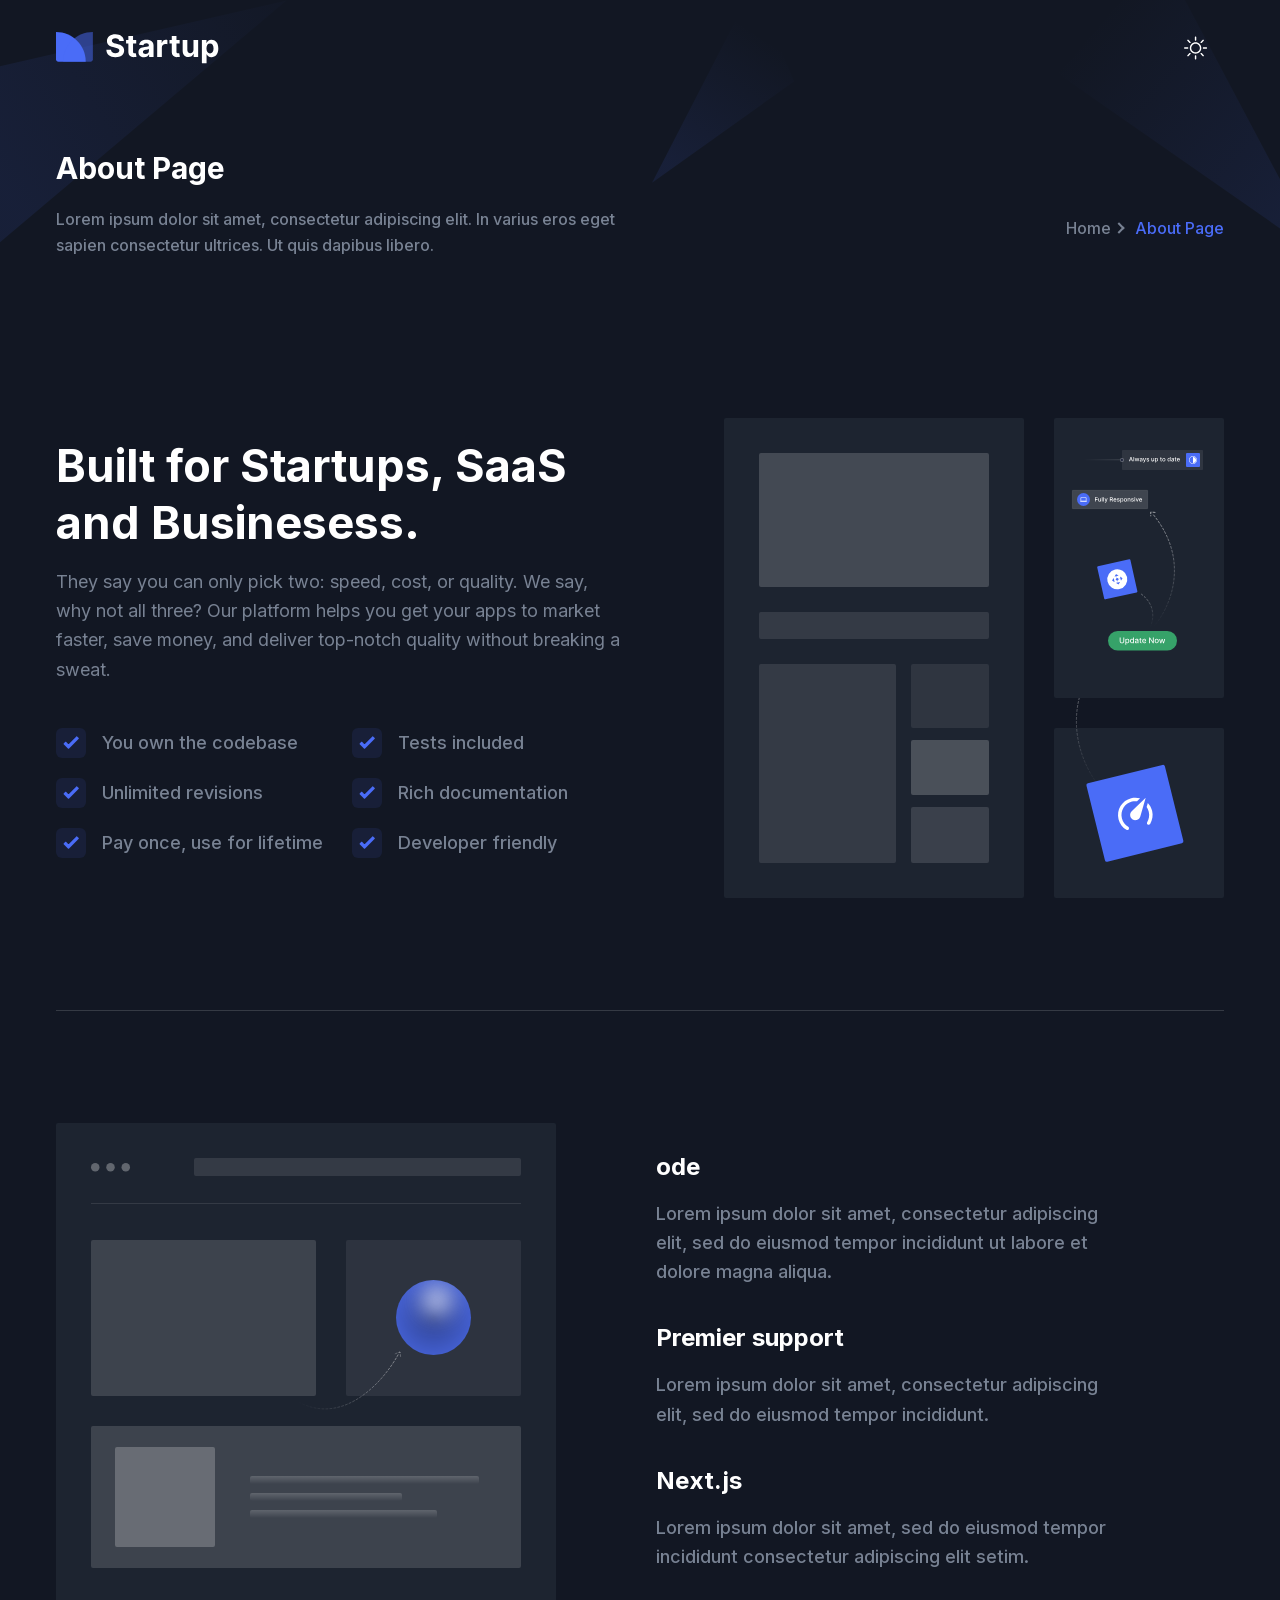
<file: about.html>
<!DOCTYPE html><html lang="en"><head><meta charSet="utf-8"/><meta name="viewport" content="width=device-width, initial-scale=1"/><link rel="preload" href="/_next/static/media/a34f9d1faa5f3315-s.p.woff2" as="font" crossorigin="" type="font/woff2"/><link rel="stylesheet" href="/_next/static/css/b54388376762a229.css" crossorigin="" data-precedence="next"/><link rel="preload" as="script" fetchPriority="low" href="/_next/static/chunks/webpack-8ad7687a63f41f56.js" crossorigin=""/><script src="/_next/static/chunks/fd9d1056-c50cb70e7323352b.js" async="" crossorigin=""></script><script src="/_next/static/chunks/69-9a698589624cf6bb.js" async="" crossorigin=""></script><script src="/_next/static/chunks/main-app-3e7de5db7ce05cb8.js" async="" crossorigin=""></script><script src="/_next/static/chunks/250-7c9030cc7ca30e84.js" async=""></script><script src="/_next/static/chunks/749-67deed6e5eec1de4.js" async=""></script><script src="/_next/static/chunks/app/about/page-fa0aca7e5c3af12e.js" async=""></script><script src="/_next/static/chunks/app/layout-e90ac2879a7b28a4.js" async=""></script><title>About Page | Free Next.js Template for Startup and SaaS</title><meta name="description" content="This is About Page for Startup Nextjs Template"/><meta name="next-size-adjust"/><script src="/_next/static/chunks/polyfills-c67a75d1b6f99dc8.js" crossorigin="" noModule=""></script></head><body class="bg-[#FCFCFC] dark:bg-black __className_36bd41"><script>!function(){try{var d=document.documentElement,c=d.classList;c.remove('light','dark');var e=localStorage.getItem('theme');if(e){c.add(e|| '')}else{c.add('dark');}if(e==='light'||e==='dark'||!e)d.style.colorScheme=e||'dark'}catch(t){}}();</script><header class="header left-0 top-0 z-40 flex w-full items-center absolute bg-transparent"><div class="container"><div class="relative -mx-4 flex items-center justify-between"><div class="w-60 max-w-full px-4 xl:mr-12"><a class="header-logo block w-full py-8 " href="/"><img alt="logo" loading="lazy" width="140" height="30" decoding="async" data-nimg="1" class="w-full dark:hidden" style="color:transparent" src="/images/logo/logo-2.svg"/><img alt="logo" loading="lazy" width="140" height="30" decoding="async" data-nimg="1" class="hidden w-full dark:block" style="color:transparent" src="/images/logo/logo.svg"/></a></div><div class="flex w-full items-center justify-between px-4"><div><button id="navbarToggler" aria-label="Mobile Menu" class="absolute right-4 top-1/2 block translate-y-[-50%] rounded-lg px-3 py-[6px] ring-primary focus:ring-2 lg:hidden"><span class="relative my-1.5 block h-0.5 w-[30px] bg-black transition-all duration-300 dark:bg-white  "></span><span class="relative my-1.5 block h-0.5 w-[30px] bg-black transition-all duration-300 dark:bg-white  "></span><span class="relative my-1.5 block h-0.5 w-[30px] bg-black transition-all duration-300 dark:bg-white  "></span></button><nav id="navbarCollapse" class="navbar absolute right-0 z-30 w-[250px] rounded border-[.5px] border-body-color/50 bg-white px-6 py-4 duration-300 dark:border-body-color/20 dark:bg-dark lg:visible lg:static lg:w-auto lg:border-none lg:!bg-transparent lg:p-0 lg:opacity-100 invisible top-[120%] opacity-0"></nav></div><div class="flex items-center justify-end pr-16 lg:pr-0"><div><button aria-label="theme toggler" class="flex items-center justify-center text-black rounded-full cursor-pointer bg-gray-2 dark:bg-dark-bg h-9 w-9 dark:text-white md:h-14 md:w-14"><svg viewBox="0 0 23 23" class="w-5 h-5 stroke-current dark:hidden md:h-6 md:w-6" fill="none"><path d="M9.55078 1.5C5.80078 1.5 1.30078 5.25 1.30078 11.25C1.30078 17.25 5.80078 21.75 11.8008 21.75C17.8008 21.75 21.5508 17.25 21.5508 13.5C13.3008 18.75 4.30078 9.75 9.55078 1.5Z" stroke-width="2" stroke-linecap="round" stroke-linejoin="round"></path></svg><svg viewBox="0 0 25 24" fill="none" xmlns="http://www.w3.org/2000/svg" class="hidden w-5 h-5 dark:block md:h-6 md:w-6"><mask id="path-1-inside-1_977:1934" fill="white"><path d="M12.0508 16.5C10.8573 16.5 9.71271 16.0259 8.8688 15.182C8.02489 14.3381 7.55078 13.1935 7.55078 12C7.55078 10.8065 8.02489 9.66193 8.8688 8.81802C9.71271 7.97411 10.8573 7.5 12.0508 7.5C13.2443 7.5 14.3888 7.97411 15.2328 8.81802C16.0767 9.66193 16.5508 10.8065 16.5508 12C16.5508 13.1935 16.0767 14.3381 15.2328 15.182C14.3888 16.0259 13.2443 16.5 12.0508 16.5ZM12.0508 18C13.6421 18 15.1682 17.3679 16.2934 16.2426C17.4186 15.1174 18.0508 13.5913 18.0508 12C18.0508 10.4087 17.4186 8.88258 16.2934 7.75736C15.1682 6.63214 13.6421 6 12.0508 6C10.4595 6 8.93336 6.63214 7.80814 7.75736C6.68292 8.88258 6.05078 10.4087 6.05078 12C6.05078 13.5913 6.68292 15.1174 7.80814 16.2426C8.93336 17.3679 10.4595 18 12.0508 18ZM12.0508 0C12.2497 0 12.4405 0.0790176 12.5811 0.21967C12.7218 0.360322 12.8008 0.551088 12.8008 0.75V3.75C12.8008 3.94891 12.7218 4.13968 12.5811 4.28033C12.4405 4.42098 12.2497 4.5 12.0508 4.5C11.8519 4.5 11.6611 4.42098 11.5205 4.28033C11.3798 4.13968 11.3008 3.94891 11.3008 3.75V0.75C11.3008 0.551088 11.3798 0.360322 11.5205 0.21967C11.6611 0.0790176 11.8519 0 12.0508 0V0ZM12.0508 19.5C12.2497 19.5 12.4405 19.579 12.5811 19.7197C12.7218 19.8603 12.8008 20.0511 12.8008 20.25V23.25C12.8008 23.4489 12.7218 23.6397 12.5811 23.7803C12.4405 23.921 12.2497 24 12.0508 24C11.8519 24 11.6611 23.921 11.5205 23.7803C11.3798 23.6397 11.3008 23.4489 11.3008 23.25V20.25C11.3008 20.0511 11.3798 19.8603 11.5205 19.7197C11.6611 19.579 11.8519 19.5 12.0508 19.5ZM24.0508 12C24.0508 12.1989 23.9718 12.3897 23.8311 12.5303C23.6905 12.671 23.4997 12.75 23.3008 12.75H20.3008C20.1019 12.75 19.9111 12.671 19.7705 12.5303C19.6298 12.3897 19.5508 12.1989 19.5508 12C19.5508 11.8011 19.6298 11.6103 19.7705 11.4697C19.9111 11.329 20.1019 11.25 20.3008 11.25H23.3008C23.4997 11.25 23.6905 11.329 23.8311 11.4697C23.9718 11.6103 24.0508 11.8011 24.0508 12ZM4.55078 12C4.55078 12.1989 4.47176 12.3897 4.33111 12.5303C4.19046 12.671 3.99969 12.75 3.80078 12.75H0.800781C0.601869 12.75 0.411103 12.671 0.270451 12.5303C0.129799 12.3897 0.0507813 12.1989 0.0507812 12C0.0507813 11.8011 0.129799 11.6103 0.270451 11.4697C0.411103 11.329 0.601869 11.25 0.800781 11.25H3.80078C3.99969 11.25 4.19046 11.329 4.33111 11.4697C4.47176 11.6103 4.55078 11.8011 4.55078 12ZM20.5363 3.5145C20.6769 3.65515 20.7559 3.84588 20.7559 4.04475C20.7559 4.24362 20.6769 4.43435 20.5363 4.575L18.4153 6.6975C18.3455 6.76713 18.2628 6.82235 18.1717 6.86C18.0806 6.89765 17.983 6.91699 17.8845 6.91692C17.6855 6.91678 17.4947 6.83758 17.354 6.69675C17.2844 6.62702 17.2292 6.54425 17.1915 6.45318C17.1539 6.36211 17.1345 6.26452 17.1346 6.16597C17.1348 5.96695 17.214 5.77613 17.3548 5.6355L19.4758 3.5145C19.6164 3.3739 19.8072 3.29491 20.006 3.29491C20.2049 3.29491 20.3956 3.3739 20.5363 3.5145ZM6.74678 17.304C6.88738 17.4446 6.96637 17.6354 6.96637 17.8342C6.96637 18.0331 6.88738 18.2239 6.74678 18.3645L4.62578 20.4855C4.48433 20.6221 4.29488 20.6977 4.09823 20.696C3.90158 20.6943 3.71347 20.6154 3.57442 20.4764C3.43536 20.3373 3.35648 20.1492 3.35478 19.9526C3.35307 19.7559 3.42866 19.5665 3.56528 19.425L5.68628 17.304C5.82693 17.1634 6.01766 17.0844 6.21653 17.0844C6.4154 17.0844 6.60614 17.1634 6.74678 17.304ZM20.5363 20.4855C20.3956 20.6261 20.2049 20.7051 20.006 20.7051C19.8072 20.7051 19.6164 20.6261 19.4758 20.4855L17.3548 18.3645C17.2182 18.223 17.1426 18.0336 17.1443 17.8369C17.146 17.6403 17.2249 17.4522 17.3639 17.3131C17.503 17.1741 17.6911 17.0952 17.8877 17.0935C18.0844 17.0918 18.2738 17.1674 18.4153 17.304L20.5363 19.425C20.6769 19.5656 20.7559 19.7564 20.7559 19.9552C20.7559 20.1541 20.6769 20.3449 20.5363 20.4855ZM6.74678 6.6975C6.60614 6.8381 6.4154 6.91709 6.21653 6.91709C6.01766 6.91709 5.82693 6.8381 5.68628 6.6975L3.56528 4.575C3.49365 4.50582 3.43651 4.42306 3.39721 4.33155C3.3579 4.24005 3.33721 4.14164 3.33634 4.04205C3.33548 3.94247 3.35445 3.84371 3.39216 3.75153C3.42988 3.65936 3.48557 3.57562 3.55598 3.5052C3.6264 3.43478 3.71014 3.37909 3.80232 3.34138C3.89449 3.30367 3.99325 3.2847 4.09283 3.28556C4.19242 3.28643 4.29083 3.30712 4.38233 3.34642C4.47384 3.38573 4.5566 3.44287 4.62578 3.5145L6.74678 5.6355C6.81663 5.70517 6.87204 5.78793 6.90985 5.87905C6.94766 5.97017 6.96712 6.06785 6.96712 6.1665C6.96712 6.26515 6.94766 6.36283 6.90985 6.45395C6.87204 6.54507 6.81663 6.62783 6.74678 6.6975Z"></path></mask><path d="M12.0508 16.5C10.8573 16.5 9.71271 16.0259 8.8688 15.182C8.02489 14.3381 7.55078 13.1935 7.55078 12C7.55078 10.8065 8.02489 9.66193 8.8688 8.81802C9.71271 7.97411 10.8573 7.5 12.0508 7.5C13.2443 7.5 14.3888 7.97411 15.2328 8.81802C16.0767 9.66193 16.5508 10.8065 16.5508 12C16.5508 13.1935 16.0767 14.3381 15.2328 15.182C14.3888 16.0259 13.2443 16.5 12.0508 16.5ZM12.0508 18C13.6421 18 15.1682 17.3679 16.2934 16.2426C17.4186 15.1174 18.0508 13.5913 18.0508 12C18.0508 10.4087 17.4186 8.88258 16.2934 7.75736C15.1682 6.63214 13.6421 6 12.0508 6C10.4595 6 8.93336 6.63214 7.80814 7.75736C6.68292 8.88258 6.05078 10.4087 6.05078 12C6.05078 13.5913 6.68292 15.1174 7.80814 16.2426C8.93336 17.3679 10.4595 18 12.0508 18ZM12.0508 0C12.2497 0 12.4405 0.0790176 12.5811 0.21967C12.7218 0.360322 12.8008 0.551088 12.8008 0.75V3.75C12.8008 3.94891 12.7218 4.13968 12.5811 4.28033C12.4405 4.42098 12.2497 4.5 12.0508 4.5C11.8519 4.5 11.6611 4.42098 11.5205 4.28033C11.3798 4.13968 11.3008 3.94891 11.3008 3.75V0.75C11.3008 0.551088 11.3798 0.360322 11.5205 0.21967C11.6611 0.0790176 11.8519 0 12.0508 0V0ZM12.0508 19.5C12.2497 19.5 12.4405 19.579 12.5811 19.7197C12.7218 19.8603 12.8008 20.0511 12.8008 20.25V23.25C12.8008 23.4489 12.7218 23.6397 12.5811 23.7803C12.4405 23.921 12.2497 24 12.0508 24C11.8519 24 11.6611 23.921 11.5205 23.7803C11.3798 23.6397 11.3008 23.4489 11.3008 23.25V20.25C11.3008 20.0511 11.3798 19.8603 11.5205 19.7197C11.6611 19.579 11.8519 19.5 12.0508 19.5ZM24.0508 12C24.0508 12.1989 23.9718 12.3897 23.8311 12.5303C23.6905 12.671 23.4997 12.75 23.3008 12.75H20.3008C20.1019 12.75 19.9111 12.671 19.7705 12.5303C19.6298 12.3897 19.5508 12.1989 19.5508 12C19.5508 11.8011 19.6298 11.6103 19.7705 11.4697C19.9111 11.329 20.1019 11.25 20.3008 11.25H23.3008C23.4997 11.25 23.6905 11.329 23.8311 11.4697C23.9718 11.6103 24.0508 11.8011 24.0508 12ZM4.55078 12C4.55078 12.1989 4.47176 12.3897 4.33111 12.5303C4.19046 12.671 3.99969 12.75 3.80078 12.75H0.800781C0.601869 12.75 0.411103 12.671 0.270451 12.5303C0.129799 12.3897 0.0507813 12.1989 0.0507812 12C0.0507813 11.8011 0.129799 11.6103 0.270451 11.4697C0.411103 11.329 0.601869 11.25 0.800781 11.25H3.80078C3.99969 11.25 4.19046 11.329 4.33111 11.4697C4.47176 11.6103 4.55078 11.8011 4.55078 12ZM20.5363 3.5145C20.6769 3.65515 20.7559 3.84588 20.7559 4.04475C20.7559 4.24362 20.6769 4.43435 20.5363 4.575L18.4153 6.6975C18.3455 6.76713 18.2628 6.82235 18.1717 6.86C18.0806 6.89765 17.983 6.91699 17.8845 6.91692C17.6855 6.91678 17.4947 6.83758 17.354 6.69675C17.2844 6.62702 17.2292 6.54425 17.1915 6.45318C17.1539 6.36211 17.1345 6.26452 17.1346 6.16597C17.1348 5.96695 17.214 5.77613 17.3548 5.6355L19.4758 3.5145C19.6164 3.3739 19.8072 3.29491 20.006 3.29491C20.2049 3.29491 20.3956 3.3739 20.5363 3.5145ZM6.74678 17.304C6.88738 17.4446 6.96637 17.6354 6.96637 17.8342C6.96637 18.0331 6.88738 18.2239 6.74678 18.3645L4.62578 20.4855C4.48433 20.6221 4.29488 20.6977 4.09823 20.696C3.90158 20.6943 3.71347 20.6154 3.57442 20.4764C3.43536 20.3373 3.35648 20.1492 3.35478 19.9526C3.35307 19.7559 3.42866 19.5665 3.56528 19.425L5.68628 17.304C5.82693 17.1634 6.01766 17.0844 6.21653 17.0844C6.4154 17.0844 6.60614 17.1634 6.74678 17.304ZM20.5363 20.4855C20.3956 20.6261 20.2049 20.7051 20.006 20.7051C19.8072 20.7051 19.6164 20.6261 19.4758 20.4855L17.3548 18.3645C17.2182 18.223 17.1426 18.0336 17.1443 17.8369C17.146 17.6403 17.2249 17.4522 17.3639 17.3131C17.503 17.1741 17.6911 17.0952 17.8877 17.0935C18.0844 17.0918 18.2738 17.1674 18.4153 17.304L20.5363 19.425C20.6769 19.5656 20.7559 19.7564 20.7559 19.9552C20.7559 20.1541 20.6769 20.3449 20.5363 20.4855ZM6.74678 6.6975C6.60614 6.8381 6.4154 6.91709 6.21653 6.91709C6.01766 6.91709 5.82693 6.8381 5.68628 6.6975L3.56528 4.575C3.49365 4.50582 3.43651 4.42306 3.39721 4.33155C3.3579 4.24005 3.33721 4.14164 3.33634 4.04205C3.33548 3.94247 3.35445 3.84371 3.39216 3.75153C3.42988 3.65936 3.48557 3.57562 3.55598 3.5052C3.6264 3.43478 3.71014 3.37909 3.80232 3.34138C3.89449 3.30367 3.99325 3.2847 4.09283 3.28556C4.19242 3.28643 4.29083 3.30712 4.38233 3.34642C4.47384 3.38573 4.5566 3.44287 4.62578 3.5145L6.74678 5.6355C6.81663 5.70517 6.87204 5.78793 6.90985 5.87905C6.94766 5.97017 6.96712 6.06785 6.96712 6.1665C6.96712 6.26515 6.94766 6.36283 6.90985 6.45395C6.87204 6.54507 6.81663 6.62783 6.74678 6.6975Z" fill="black" stroke="white" stroke-width="2" mask="url(#path-1-inside-1_977:1934)"></path></svg></button></div></div></div></div></div></header><section class="relative z-10 overflow-hidden pt-28 lg:pt-[150px]"><div class="container"><div class="-mx-4 flex flex-wrap items-center"><div class="w-full px-4 md:w-8/12 lg:w-7/12"><div class="mb-8 max-w-[570px] md:mb-0 lg:mb-12"><h1 class="mb-5 text-2xl font-bold text-black dark:text-white sm:text-3xl">About Page</h1><p class="text-base font-medium leading-relaxed text-body-color">Lorem ipsum dolor sit amet, consectetur adipiscing elit. In varius eros eget sapien consectetur ultrices. Ut quis dapibus libero.</p></div></div><div class="w-full px-4 md:w-4/12 lg:w-5/12"><div class="text-end"><ul class="flex items-center md:justify-end"><li class="flex items-center"><a class="pr-1 text-base font-medium text-body-color hover:text-primary" href="/">Home</a><span class="mr-3 block h-2 w-2 rotate-45 border-r-2 border-t-2 border-body-color"></span></li><li class="text-base font-medium text-primary">About Page</li></ul></div></div></div></div><div><span class="absolute left-0 top-0 z-[-1]"><svg width="287" height="254" viewBox="0 0 287 254" fill="none" xmlns="http://www.w3.org/2000/svg"><path opacity="0.1" d="M286.5 0.5L-14.5 254.5V69.5L286.5 0.5Z" fill="url(#paint0_linear_111:578)"></path><defs><linearGradient id="paint0_linear_111:578" x1="-40.5" y1="117" x2="301.926" y2="-97.1485" gradientUnits="userSpaceOnUse"><stop stop-color="#4A6CF7"></stop><stop offset="1" stop-color="#4A6CF7" stop-opacity="0"></stop></linearGradient></defs></svg></span><span class="absolute right-0 top-0 z-[-1]"><svg width="628" height="258" viewBox="0 0 628 258" fill="none" xmlns="http://www.w3.org/2000/svg"><path opacity="0.1" d="M669.125 257.002L345.875 31.9983L524.571 -15.8832L669.125 257.002Z" fill="url(#paint0_linear_0:1)"></path><path opacity="0.1" d="M0.0716344 182.78L101.988 -15.0769L142.154 81.4093L0.0716344 182.78Z" fill="url(#paint1_linear_0:1)"></path><defs><linearGradient id="paint0_linear_0:1" x1="644" y1="221" x2="429.946" y2="37.0429" gradientUnits="userSpaceOnUse"><stop stop-color="#4A6CF7"></stop><stop offset="1" stop-color="#4A6CF7" stop-opacity="0"></stop></linearGradient><linearGradient id="paint1_linear_0:1" x1="18.3648" y1="166.016" x2="105.377" y2="32.3398" gradientUnits="userSpaceOnUse"><stop stop-color="#4A6CF7"></stop><stop offset="1" stop-color="#4A6CF7" stop-opacity="0"></stop></linearGradient></defs></svg></span></div></section><section id="about" class="pt-16 md:pt-20 lg:pt-28"><div class="container"><div class="border-b border-body-color/[.15] pb-16 dark:border-white/[.15] md:pb-20 lg:pb-28"><div class="-mx-4 flex flex-wrap items-center"><div class="w-full px-4 lg:w-1/2"><div class="w-full " style="max-width:570px;margin-bottom:44px"><h2 class="mb-4 text-3xl font-bold !leading-tight text-black dark:text-white sm:text-4xl md:text-[45px]">Built for Startups, SaaS and Businesess.</h2><p class="text-base !leading-relaxed text-body-color md:text-lg">They say you can only pick two: speed, cost, or quality. We say, why not all three? Our platform helps you get your apps to market faster, save money, and deliver top-notch quality without breaking a sweat.</p></div><div class="mb-12 max-w-[570px] lg:mb-0" data-wow-delay=".15s"><div class="mx-[-12px] flex flex-wrap"><div class="w-full px-3 sm:w-1/2 lg:w-full xl:w-1/2"><p class="mb-5 flex items-center text-lg font-medium text-body-color"><span class="mr-4 flex h-[30px] w-[30px] items-center justify-center rounded-md bg-primary bg-opacity-10 text-primary"><svg width="16" height="13" viewBox="0 0 16 13" class="fill-current"><path d="M5.8535 12.6631C5.65824 12.8584 5.34166 12.8584 5.1464 12.6631L0.678505 8.1952C0.483242 7.99994 0.483242 7.68336 0.678505 7.4881L2.32921 5.83739C2.52467 5.64193 2.84166 5.64216 3.03684 5.83791L5.14622 7.95354C5.34147 8.14936 5.65859 8.14952 5.85403 7.95388L13.3797 0.420561C13.575 0.22513 13.8917 0.225051 14.087 0.420383L15.7381 2.07143C15.9333 2.26669 15.9333 2.58327 15.7381 2.77854L5.8535 12.6631Z"></path></svg></span>You own the codebase</p><p class="mb-5 flex items-center text-lg font-medium text-body-color"><span class="mr-4 flex h-[30px] w-[30px] items-center justify-center rounded-md bg-primary bg-opacity-10 text-primary"><svg width="16" height="13" viewBox="0 0 16 13" class="fill-current"><path d="M5.8535 12.6631C5.65824 12.8584 5.34166 12.8584 5.1464 12.6631L0.678505 8.1952C0.483242 7.99994 0.483242 7.68336 0.678505 7.4881L2.32921 5.83739C2.52467 5.64193 2.84166 5.64216 3.03684 5.83791L5.14622 7.95354C5.34147 8.14936 5.65859 8.14952 5.85403 7.95388L13.3797 0.420561C13.575 0.22513 13.8917 0.225051 14.087 0.420383L15.7381 2.07143C15.9333 2.26669 15.9333 2.58327 15.7381 2.77854L5.8535 12.6631Z"></path></svg></span>Unlimited revisions</p><p class="mb-5 flex items-center text-lg font-medium text-body-color"><span class="mr-4 flex h-[30px] w-[30px] items-center justify-center rounded-md bg-primary bg-opacity-10 text-primary"><svg width="16" height="13" viewBox="0 0 16 13" class="fill-current"><path d="M5.8535 12.6631C5.65824 12.8584 5.34166 12.8584 5.1464 12.6631L0.678505 8.1952C0.483242 7.99994 0.483242 7.68336 0.678505 7.4881L2.32921 5.83739C2.52467 5.64193 2.84166 5.64216 3.03684 5.83791L5.14622 7.95354C5.34147 8.14936 5.65859 8.14952 5.85403 7.95388L13.3797 0.420561C13.575 0.22513 13.8917 0.225051 14.087 0.420383L15.7381 2.07143C15.9333 2.26669 15.9333 2.58327 15.7381 2.77854L5.8535 12.6631Z"></path></svg></span>Pay once, use for lifetime</p></div><div class="w-full px-3 sm:w-1/2 lg:w-full xl:w-1/2"><p class="mb-5 flex items-center text-lg font-medium text-body-color"><span class="mr-4 flex h-[30px] w-[30px] items-center justify-center rounded-md bg-primary bg-opacity-10 text-primary"><svg width="16" height="13" viewBox="0 0 16 13" class="fill-current"><path d="M5.8535 12.6631C5.65824 12.8584 5.34166 12.8584 5.1464 12.6631L0.678505 8.1952C0.483242 7.99994 0.483242 7.68336 0.678505 7.4881L2.32921 5.83739C2.52467 5.64193 2.84166 5.64216 3.03684 5.83791L5.14622 7.95354C5.34147 8.14936 5.65859 8.14952 5.85403 7.95388L13.3797 0.420561C13.575 0.22513 13.8917 0.225051 14.087 0.420383L15.7381 2.07143C15.9333 2.26669 15.9333 2.58327 15.7381 2.77854L5.8535 12.6631Z"></path></svg></span>Tests included</p><p class="mb-5 flex items-center text-lg font-medium text-body-color"><span class="mr-4 flex h-[30px] w-[30px] items-center justify-center rounded-md bg-primary bg-opacity-10 text-primary"><svg width="16" height="13" viewBox="0 0 16 13" class="fill-current"><path d="M5.8535 12.6631C5.65824 12.8584 5.34166 12.8584 5.1464 12.6631L0.678505 8.1952C0.483242 7.99994 0.483242 7.68336 0.678505 7.4881L2.32921 5.83739C2.52467 5.64193 2.84166 5.64216 3.03684 5.83791L5.14622 7.95354C5.34147 8.14936 5.65859 8.14952 5.85403 7.95388L13.3797 0.420561C13.575 0.22513 13.8917 0.225051 14.087 0.420383L15.7381 2.07143C15.9333 2.26669 15.9333 2.58327 15.7381 2.77854L5.8535 12.6631Z"></path></svg></span>Rich documentation</p><p class="mb-5 flex items-center text-lg font-medium text-body-color"><span class="mr-4 flex h-[30px] w-[30px] items-center justify-center rounded-md bg-primary bg-opacity-10 text-primary"><svg width="16" height="13" viewBox="0 0 16 13" class="fill-current"><path d="M5.8535 12.6631C5.65824 12.8584 5.34166 12.8584 5.1464 12.6631L0.678505 8.1952C0.483242 7.99994 0.483242 7.68336 0.678505 7.4881L2.32921 5.83739C2.52467 5.64193 2.84166 5.64216 3.03684 5.83791L5.14622 7.95354C5.34147 8.14936 5.65859 8.14952 5.85403 7.95388L13.3797 0.420561C13.575 0.22513 13.8917 0.225051 14.087 0.420383L15.7381 2.07143C15.9333 2.26669 15.9333 2.58327 15.7381 2.77854L5.8535 12.6631Z"></path></svg></span>Developer friendly</p></div></div></div></div><div class="w-full px-4 lg:w-1/2"><div class="relative mx-auto aspect-[25/24] max-w-[500px] lg:mr-0"><img alt="about-image" loading="lazy" decoding="async" data-nimg="fill" class="mx-auto max-w-full drop-shadow-three dark:hidden dark:drop-shadow-none lg:mr-0" style="position:absolute;height:100%;width:100%;left:0;top:0;right:0;bottom:0;color:transparent" src="/images/about/about-image.svg"/><img alt="about-image" loading="lazy" decoding="async" data-nimg="fill" class="mx-auto hidden max-w-full drop-shadow-three dark:block dark:drop-shadow-none lg:mr-0" style="position:absolute;height:100%;width:100%;left:0;top:0;right:0;bottom:0;color:transparent" src="/images/about/about-image-dark.svg"/></div></div></div></div></div></section><section class="py-16 md:py-20 lg:py-28"><div class="container"><div class="-mx-4 flex flex-wrap items-center"><div class="w-full px-4 lg:w-1/2"><div class="relative mx-auto mb-12 aspect-[25/24] max-w-[500px] text-center lg:m-0" data-wow-delay=".15s"><img alt="about image" loading="lazy" decoding="async" data-nimg="fill" class="drop-shadow-three dark:hidden dark:drop-shadow-none" style="position:absolute;height:100%;width:100%;left:0;top:0;right:0;bottom:0;color:transparent" src="/images/about/about-image-2.svg"/><img alt="about image" loading="lazy" decoding="async" data-nimg="fill" class="hidden drop-shadow-three dark:block dark:drop-shadow-none" style="position:absolute;height:100%;width:100%;left:0;top:0;right:0;bottom:0;color:transparent" src="/images/about/about-image-2-dark.svg"/></div></div><div class="w-full px-4 lg:w-1/2"><div class="max-w-[470px]"><div class="mb-9"><h3 class="mb-4 text-xl font-bold text-black dark:text-white sm:text-2xl lg:text-xl xl:text-2xl">ode</h3><p class="text-base font-medium leading-relaxed text-body-color sm:text-lg sm:leading-relaxed">Lorem ipsum dolor sit amet, consectetur adipiscing elit, sed do eiusmod tempor incididunt ut labore et dolore magna aliqua.</p></div><div class="mb-9"><h3 class="mb-4 text-xl font-bold text-black dark:text-white sm:text-2xl lg:text-xl xl:text-2xl">Premier support</h3><p class="text-base font-medium leading-relaxed text-body-color sm:text-lg sm:leading-relaxed">Lorem ipsum dolor sit amet, consectetur adipiscing elit, sed do eiusmod tempor incididunt.</p></div><div class="mb-1"><h3 class="mb-4 text-xl font-bold text-black dark:text-white sm:text-2xl lg:text-xl xl:text-2xl">Next.js</h3><p class="text-base font-medium leading-relaxed text-body-color sm:text-lg sm:leading-relaxed">Lorem ipsum dolor sit amet, sed do eiusmod tempor incididunt consectetur adipiscing elit setim.</p></div></div></div></div></div></section><div class="fixed bottom-8 right-8 z-[99]"></div><script src="/_next/static/chunks/webpack-8ad7687a63f41f56.js" crossorigin="" async=""></script><script>(self.__next_f=self.__next_f||[]).push([0]);self.__next_f.push([2,null])</script><script>self.__next_f.push([1,"1:HL[\"/_next/static/media/a34f9d1faa5f3315-s.p.woff2\",\"font\",{\"crossOrigin\":\"\",\"type\":\"font/woff2\"}]\n2:HL[\"/_next/static/css/b54388376762a229.css\",\"style\",{\"crossOrigin\":\"\"}]\n0:\"$L3\"\n"])</script><script>self.__next_f.push([1,"4:I[7690,[],\"\"]\n6:I[5250,[\"250\",\"static/chunks/250-7c9030cc7ca30e84.js\",\"749\",\"static/chunks/749-67deed6e5eec1de4.js\",\"301\",\"static/chunks/app/about/page-fa0aca7e5c3af12e.js\"],\"\"]\nb:I[1749,[\"250\",\"static/chunks/250-7c9030cc7ca30e84.js\",\"749\",\"static/chunks/749-67deed6e5eec1de4.js\",\"301\",\"static/chunks/app/about/page-fa0aca7e5c3af12e.js\"],\"Image\"]\nc:I[5613,[],\"\"]\nd:I[1778,[],\"\"]\ne:I[2627,[\"250\",\"static/chunks/250-7c9030cc7ca30e84.js\",\"749\",\"static/chunks/749-67deed6e5eec1de4.js\",\"185\",\"static/chunks/app/layo"])</script><script>self.__next_f.push([1,"ut-e90ac2879a7b28a4.js\"],\"\"]\n10:I[8955,[],\"\"]\na:{\"d\":\"M5.8535 12.6631C5.65824 12.8584 5.34166 12.8584 5.1464 12.6631L0.678505 8.1952C0.483242 7.99994 0.483242 7.68336 0.678505 7.4881L2.32921 5.83739C2.52467 5.64193 2.84166 5.64216 3.03684 5.83791L5.14622 7.95354C5.34147 8.14936 5.65859 8.14952 5.85403 7.95388L13.3797 0.420561C13.575 0.22513 13.8917 0.225051 14.087 0.420383L15.7381 2.07143C15.9333 2.26669 15.9333 2.58327 15.7381 2.77854L5.8535 12.6631Z\"}\n9:[\"$\",\"path\",null,\"$a\"]\n8:{\"width\":\"16\",\"height\":\"13\""])</script><script>self.__next_f.push([1,",\"viewBox\":\"0 0 16 13\",\"className\":\"fill-current\",\"children\":\"$9\"}\n7:[\"$\",\"svg\",null,\"$8\"]\n11:[]\n"])</script><script>self.__next_f.push([1,"3:[[[\"$\",\"link\",\"0\",{\"rel\":\"stylesheet\",\"href\":\"/_next/static/css/b54388376762a229.css\",\"precedence\":\"next\",\"crossOrigin\":\"\"}]],[\"$\",\"$L4\",null,{\"buildId\":\"ah9Ks0FLeRJ6lEzXmR2Yx\",\"assetPrefix\":\"\",\"initialCanonicalUrl\":\"/about\",\"initialTree\":[\"\",{\"children\":[\"about\",{\"children\":[\"__PAGE__\",{}]}]},\"$undefined\",\"$undefined\",true],\"initialSeedData\":[\"\",{\"children\":[\"about\",{\"children\":[\"__PAGE__\",{},[\"$L5\",[[\"$\",\"section\",null,{\"className\":\"relative z-10 overflow-hidden pt-28 lg:pt-[150px]\",\"children\":[[\"$\",\"div\",null,{\"className\":\"container\",\"children\":[\"$\",\"div\",null,{\"className\":\"-mx-4 flex flex-wrap items-center\",\"children\":[[\"$\",\"div\",null,{\"className\":\"w-full px-4 md:w-8/12 lg:w-7/12\",\"children\":[\"$\",\"div\",null,{\"className\":\"mb-8 max-w-[570px] md:mb-0 lg:mb-12\",\"children\":[[\"$\",\"h1\",null,{\"className\":\"mb-5 text-2xl font-bold text-black dark:text-white sm:text-3xl\",\"children\":\"About Page\"}],[\"$\",\"p\",null,{\"className\":\"text-base font-medium leading-relaxed text-body-color\",\"children\":\"Lorem ipsum dolor sit amet, consectetur adipiscing elit. In varius eros eget sapien consectetur ultrices. Ut quis dapibus libero.\"}]]}]}],[\"$\",\"div\",null,{\"className\":\"w-full px-4 md:w-4/12 lg:w-5/12\",\"children\":[\"$\",\"div\",null,{\"className\":\"text-end\",\"children\":[\"$\",\"ul\",null,{\"className\":\"flex items-center md:justify-end\",\"children\":[[\"$\",\"li\",null,{\"className\":\"flex items-center\",\"children\":[[\"$\",\"$L6\",null,{\"href\":\"/\",\"className\":\"pr-1 text-base font-medium text-body-color hover:text-primary\",\"children\":\"Home\"}],[\"$\",\"span\",null,{\"className\":\"mr-3 block h-2 w-2 rotate-45 border-r-2 border-t-2 border-body-color\"}]]}],[\"$\",\"li\",null,{\"className\":\"text-base font-medium text-primary\",\"children\":\"About Page\"}]]}]}]}]]}]}],[\"$\",\"div\",null,{\"children\":[[\"$\",\"span\",null,{\"className\":\"absolute left-0 top-0 z-[-1]\",\"children\":[\"$\",\"svg\",null,{\"width\":\"287\",\"height\":\"254\",\"viewBox\":\"0 0 287 254\",\"fill\":\"none\",\"xmlns\":\"http://www.w3.org/2000/svg\",\"children\":[[\"$\",\"path\",null,{\"opacity\":\"0.1\",\"d\":\"M286.5 0.5L-14.5 254.5V69.5L286.5 0.5Z\",\"fill\":\"url(#paint0_linear_111:578)\"}],[\"$\",\"defs\",null,{\"children\":[\"$\",\"linearGradient\",null,{\"id\":\"paint0_linear_111:578\",\"x1\":\"-40.5\",\"y1\":\"117\",\"x2\":\"301.926\",\"y2\":\"-97.1485\",\"gradientUnits\":\"userSpaceOnUse\",\"children\":[[\"$\",\"stop\",null,{\"stopColor\":\"#4A6CF7\"}],[\"$\",\"stop\",null,{\"offset\":\"1\",\"stopColor\":\"#4A6CF7\",\"stopOpacity\":\"0\"}]]}]}]]}]}],[\"$\",\"span\",null,{\"className\":\"absolute right-0 top-0 z-[-1]\",\"children\":[\"$\",\"svg\",null,{\"width\":\"628\",\"height\":\"258\",\"viewBox\":\"0 0 628 258\",\"fill\":\"none\",\"xmlns\":\"http://www.w3.org/2000/svg\",\"children\":[[\"$\",\"path\",null,{\"opacity\":\"0.1\",\"d\":\"M669.125 257.002L345.875 31.9983L524.571 -15.8832L669.125 257.002Z\",\"fill\":\"url(#paint0_linear_0:1)\"}],[\"$\",\"path\",null,{\"opacity\":\"0.1\",\"d\":\"M0.0716344 182.78L101.988 -15.0769L142.154 81.4093L0.0716344 182.78Z\",\"fill\":\"url(#paint1_linear_0:1)\"}],[\"$\",\"defs\",null,{\"children\":[[\"$\",\"linearGradient\",null,{\"id\":\"paint0_linear_0:1\",\"x1\":\"644\",\"y1\":\"221\",\"x2\":\"429.946\",\"y2\":\"37.0429\",\"gradientUnits\":\"userSpaceOnUse\",\"children\":[[\"$\",\"stop\",null,{\"stopColor\":\"#4A6CF7\"}],[\"$\",\"stop\",null,{\"offset\":\"1\",\"stopColor\":\"#4A6CF7\",\"stopOpacity\":\"0\"}]]}],[\"$\",\"linearGradient\",null,{\"id\":\"paint1_linear_0:1\",\"x1\":\"18.3648\",\"y1\":\"166.016\",\"x2\":\"105.377\",\"y2\":\"32.3398\",\"gradientUnits\":\"userSpaceOnUse\",\"children\":[[\"$\",\"stop\",null,{\"stopColor\":\"#4A6CF7\"}],[\"$\",\"stop\",null,{\"offset\":\"1\",\"stopColor\":\"#4A6CF7\",\"stopOpacity\":\"0\"}]]}]]}]]}]}]]}]]}],[\"$\",\"section\",null,{\"id\":\"about\",\"className\":\"pt-16 md:pt-20 lg:pt-28\",\"children\":[\"$\",\"div\",null,{\"className\":\"container\",\"children\":[\"$\",\"div\",null,{\"className\":\"border-b border-body-color/[.15] pb-16 dark:border-white/[.15] md:pb-20 lg:pb-28\",\"children\":[\"$\",\"div\",null,{\"className\":\"-mx-4 flex flex-wrap items-center\",\"children\":[[\"$\",\"div\",null,{\"className\":\"w-full px-4 lg:w-1/2\",\"children\":[[\"$\",\"div\",null,{\"className\":\"w-full \",\"style\":{\"maxWidth\":\"570px\",\"marginBottom\":\"44px\"},\"children\":[[\"$\",\"h2\",null,{\"className\":\"mb-4 text-3xl font-bold !leading-tight text-black dark:text-white sm:text-4xl md:text-[45px]\",\"children\":\"Built for Startups, SaaS and Businesess.\"}],[\"$\",\"p\",null,{\"className\":\"text-base !leading-relaxed text-body-color md:text-lg\",\"children\":\"They say you can only pick two: speed, cost, or quality. We say, why not all three? Our platform helps you get your apps to market faster, save money, and deliver top-notch quality without breaking a sweat.\"}]]}],[\"$\",\"div\",null,{\"className\":\"mb-12 max-w-[570px] lg:mb-0\",\"data-wow-delay\":\".15s\",\"children\":[\"$\",\"div\",null,{\"className\":\"mx-[-12px] flex flex-wrap\",\"children\":[[\"$\",\"div\",null,{\"className\":\"w-full px-3 sm:w-1/2 lg:w-full xl:w-1/2\",\"children\":[[\"$\",\"p\",null,{\"className\":\"mb-5 flex items-center text-lg font-medium text-body-color\",\"children\":[[\"$\",\"span\",null,{\"className\":\"mr-4 flex h-[30px] w-[30px] items-center justify-center rounded-md bg-primary bg-opacity-10 text-primary\",\"children\":[\"$\",\"svg\",null,{\"width\":\"16\",\"height\":\"13\",\"viewBox\":\"0 0 16 13\",\"className\":\"fill-current\",\"children\":[\"$\",\"path\",null,{\"d\":\"M5.8535 12.6631C5.65824 12.8584 5.34166 12.8584 5.1464 12.6631L0.678505 8.1952C0.483242 7.99994 0.483242 7.68336 0.678505 7.4881L2.32921 5.83739C2.52467 5.64193 2.84166 5.64216 3.03684 5.83791L5.14622 7.95354C5.34147 8.14936 5.65859 8.14952 5.85403 7.95388L13.3797 0.420561C13.575 0.22513 13.8917 0.225051 14.087 0.420383L15.7381 2.07143C15.9333 2.26669 15.9333 2.58327 15.7381 2.77854L5.8535 12.6631Z\"}]}]}],\"You own the codebase\"]}],[\"$\",\"p\",null,{\"className\":\"mb-5 flex items-center text-lg font-medium text-body-color\",\"children\":[[\"$\",\"span\",null,{\"className\":\"mr-4 flex h-[30px] w-[30px] items-center justify-center rounded-md bg-primary bg-opacity-10 text-primary\",\"children\":\"$7\"}],\"Unlimited revisions\"]}],[\"$\",\"p\",null,{\"className\":\"mb-5 flex items-center text-lg font-medium text-body-color\",\"children\":[[\"$\",\"span\",null,{\"className\":\"mr-4 flex h-[30px] w-[30px] items-center justify-center rounded-md bg-primary bg-opacity-10 text-primary\",\"children\":\"$7\"}],\"Pay once, use for lifetime\"]}]]}],[\"$\",\"div\",null,{\"className\":\"w-full px-3 sm:w-1/2 lg:w-full xl:w-1/2\",\"children\":[[\"$\",\"p\",null,{\"className\":\"mb-5 flex items-center text-lg font-medium text-body-color\",\"children\":[[\"$\",\"span\",null,{\"className\":\"mr-4 flex h-[30px] w-[30px] items-center justify-center rounded-md bg-primary bg-opacity-10 text-primary\",\"children\":\"$7\"}],\"Tests included\"]}],[\"$\",\"p\",null,{\"className\":\"mb-5 flex items-center text-lg font-medium text-body-color\",\"children\":[[\"$\",\"span\",null,{\"className\":\"mr-4 flex h-[30px] w-[30px] items-center justify-center rounded-md bg-primary bg-opacity-10 text-primary\",\"children\":\"$7\"}],\"Rich documentation\"]}],[\"$\",\"p\",null,{\"className\":\"mb-5 flex items-center text-lg font-medium text-body-color\",\"children\":[[\"$\",\"span\",null,{\"className\":\"mr-4 flex h-[30px] w-[30px] items-center justify-center rounded-md bg-primary bg-opacity-10 text-primary\",\"children\":\"$7\"}],\"Developer friendly\"]}]]}]]}]}]]}],[\"$\",\"div\",null,{\"className\":\"w-full px-4 lg:w-1/2\",\"children\":[\"$\",\"div\",null,{\"className\":\"relative mx-auto aspect-[25/24] max-w-[500px] lg:mr-0\",\"children\":[[\"$\",\"$Lb\",null,{\"src\":\"/images/about/about-image.svg\",\"alt\":\"about-image\",\"fill\":true,\"className\":\"mx-auto max-w-full drop-shadow-three dark:hidden dark:drop-shadow-none lg:mr-0\"}],[\"$\",\"$Lb\",null,{\"src\":\"/images/about/about-image-dark.svg\",\"alt\":\"about-image\",\"fill\":true,\"className\":\"mx-auto hidden max-w-full drop-shadow-three dark:block dark:drop-shadow-none lg:mr-0\"}]]}]}]]}]}]}]}],[\"$\",\"section\",null,{\"className\":\"py-16 md:py-20 lg:py-28\",\"children\":[\"$\",\"div\",null,{\"className\":\"container\",\"children\":[\"$\",\"div\",null,{\"className\":\"-mx-4 flex flex-wrap items-center\",\"children\":[[\"$\",\"div\",null,{\"className\":\"w-full px-4 lg:w-1/2\",\"children\":[\"$\",\"div\",null,{\"className\":\"relative mx-auto mb-12 aspect-[25/24] max-w-[500px] text-center lg:m-0\",\"data-wow-delay\":\".15s\",\"children\":[[\"$\",\"$Lb\",null,{\"src\":\"/images/about/about-image-2.svg\",\"alt\":\"about image\",\"fill\":true,\"className\":\"drop-shadow-three dark:hidden dark:drop-shadow-none\"}],[\"$\",\"$Lb\",null,{\"src\":\"/images/about/about-image-2-dark.svg\",\"alt\":\"about image\",\"fill\":true,\"className\":\"hidden drop-shadow-three dark:block dark:drop-shadow-none\"}]]}]}],[\"$\",\"div\",null,{\"className\":\"w-full px-4 lg:w-1/2\",\"children\":[\"$\",\"div\",null,{\"className\":\"max-w-[470px]\",\"children\":[[\"$\",\"div\",null,{\"className\":\"mb-9\",\"children\":[[\"$\",\"h3\",null,{\"className\":\"mb-4 text-xl font-bold text-black dark:text-white sm:text-2xl lg:text-xl xl:text-2xl\",\"children\":\"ode\"}],[\"$\",\"p\",null,{\"className\":\"text-base font-medium leading-relaxed text-body-color sm:text-lg sm:leading-relaxed\",\"children\":\"Lorem ipsum dolor sit amet, consectetur adipiscing elit, sed do eiusmod tempor incididunt ut labore et dolore magna aliqua.\"}]]}],[\"$\",\"div\",null,{\"className\":\"mb-9\",\"children\":[[\"$\",\"h3\",null,{\"className\":\"mb-4 text-xl font-bold text-black dark:text-white sm:text-2xl lg:text-xl xl:text-2xl\",\"children\":\"Premier support\"}],[\"$\",\"p\",null,{\"className\":\"text-base font-medium leading-relaxed text-body-color sm:text-lg sm:leading-relaxed\",\"children\":\"Lorem ipsum dolor sit amet, consectetur adipiscing elit, sed do eiusmod tempor incididunt.\"}]]}],[\"$\",\"div\",null,{\"className\":\"mb-1\",\"children\":[[\"$\",\"h3\",null,{\"className\":\"mb-4 text-xl font-bold text-black dark:text-white sm:text-2xl lg:text-xl xl:text-2xl\",\"children\":\"Next.js\"}],[\"$\",\"p\",null,{\"className\":\"text-base font-medium leading-relaxed text-body-color sm:text-lg sm:leading-relaxed\",\"children\":\"Lorem ipsum dolor sit amet, sed do eiusmod tempor incididunt consectetur adipiscing elit setim.\"}]]}]]}]}]]}]}]}]],null]]},[\"$\",\"$Lc\",null,{\"parallelRouterKey\":\"children\",\"segmentPath\":[\"children\",\"about\",\"children\"],\"loading\":\"$undefined\",\"loadingStyles\":\"$undefined\",\"loadingScripts\":\"$undefined\",\"hasLoading\":false,\"error\":\"$undefined\",\"errorStyles\":\"$undefined\",\"errorScripts\":\"$undefined\",\"template\":[\"$\",\"$Ld\",null,{}],\"templateStyles\":\"$undefined\",\"templateScripts\":\"$undefined\",\"notFound\":\"$undefined\",\"notFoundStyles\":\"$undefined\",\"styles\":null}]]},[null,[\"$\",\"$Le\",null,{\"children\":[\"$\",\"$Lc\",null,{\"parallelRouterKey\":\"children\",\"segmentPath\":[\"children\"],\"loading\":\"$undefined\",\"loadingStyles\":\"$undefined\",\"loadingScripts\":\"$undefined\",\"hasLoading\":false,\"error\":\"$undefined\",\"errorStyles\":\"$undefined\",\"errorScripts\":\"$undefined\",\"template\":[\"$\",\"$Ld\",null,{}],\"templateStyles\":\"$undefined\",\"templateScripts\":\"$undefined\",\"notFound\":[[\"$\",\"title\",null,{\"children\":\"404: This page could not be found.\"}],[\"$\",\"div\",null,{\"style\":{\"fontFamily\":\"system-ui,\\\"Segoe UI\\\",Roboto,Helvetica,Arial,sans-serif,\\\"Apple Color Emoji\\\",\\\"Segoe UI Emoji\\\"\",\"height\":\"100vh\",\"textAlign\":\"center\",\"display\":\"flex\",\"flexDirection\":\"column\",\"alignItems\":\"center\",\"justifyContent\":\"center\"},\"children\":[\"$\",\"div\",null,{\"children\":[[\"$\",\"style\",null,{\"dangerouslySetInnerHTML\":{\"__html\":\"body{color:#000;background:#fff;margin:0}.next-error-h1{border-right:1px solid rgba(0,0,0,.3)}@media (prefers-color-scheme:dark){body{color:#fff;background:#000}.next-error-h1{border-right:1px solid rgba(255,255,255,.3)}}\"}}],[\"$\",\"h1\",null,{\"className\":\"next-error-h1\",\"style\":{\"display\":\"inline-block\",\"margin\":\"0 20px 0 0\",\"padding\":\"0 23px 0 0\",\"fontSize\":24,\"fontWeight\":500,\"verticalAlign\":\"top\",\"lineHeight\":\"49px\"},\"children\":\"404\"}],[\"$\",\"div\",null,{\"style\":{\"display\":\"inline-block\"},\"children\":[\"$\",\"h2\",null,{\"style\":{\"fontSize\":14,\"fontWeight\":400,\"lineHeight\":\"49px\",\"margin\":0},\"children\":\"This page could not be found.\"}]}]]}]}]],\"notFoundStyles\":[],\"styles\":null}],\"params\":{}}],null]],\"initialHead\":[false,\"$Lf\"],\"globalErrorComponent\":\"$10\",\"missingSlots\":\"$W11\"}]]\n"])</script><script>self.__next_f.push([1,"f:[[\"$\",\"meta\",\"0\",{\"name\":\"viewport\",\"content\":\"width=device-width, initial-scale=1\"}],[\"$\",\"meta\",\"1\",{\"charSet\":\"utf-8\"}],[\"$\",\"title\",\"2\",{\"children\":\"About Page | Free Next.js Template for Startup and SaaS\"}],[\"$\",\"meta\",\"3\",{\"name\":\"description\",\"content\":\"This is About Page for Startup Nextjs Template\"}],[\"$\",\"meta\",\"4\",{\"name\":\"next-size-adjust\"}]]\n5:null\n"])</script><script>self.__next_f.push([1,""])</script></body></html>
</file>
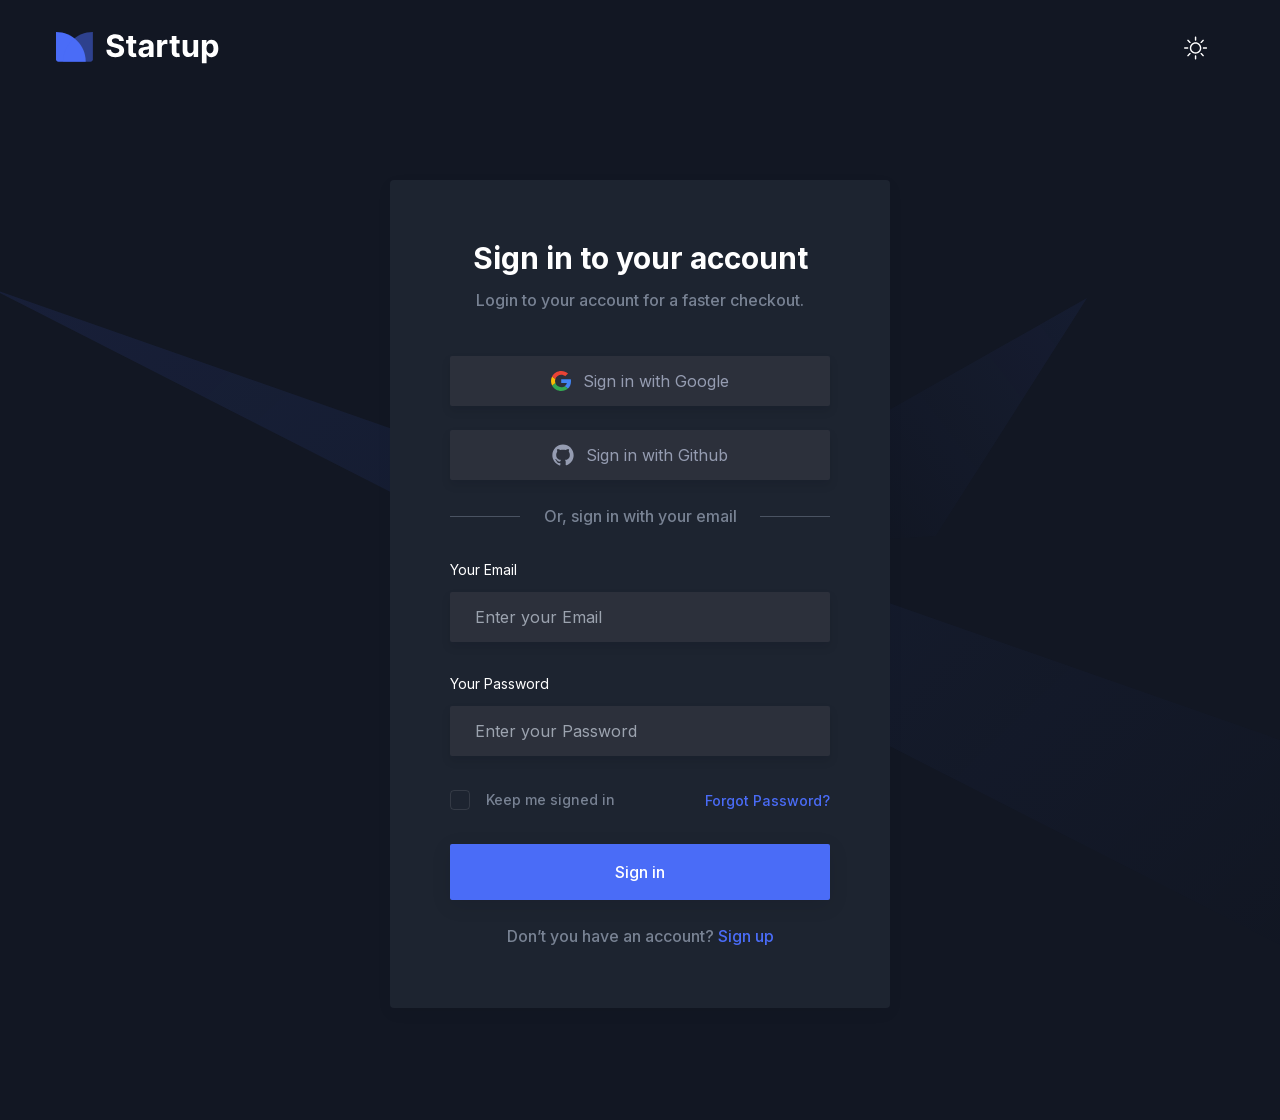
<file: signin.html>
<!DOCTYPE html><html lang="en"><head><meta charSet="utf-8"/><meta name="viewport" content="width=device-width, initial-scale=1"/><link rel="preload" href="/_next/static/media/a34f9d1faa5f3315-s.p.woff2" as="font" crossorigin="" type="font/woff2"/><link rel="stylesheet" href="/_next/static/css/b54388376762a229.css" crossorigin="" data-precedence="next"/><link rel="preload" as="script" fetchPriority="low" href="/_next/static/chunks/webpack-8ad7687a63f41f56.js" crossorigin=""/><script src="/_next/static/chunks/fd9d1056-c50cb70e7323352b.js" async="" crossorigin=""></script><script src="/_next/static/chunks/69-9a698589624cf6bb.js" async="" crossorigin=""></script><script src="/_next/static/chunks/main-app-3e7de5db7ce05cb8.js" async="" crossorigin=""></script><script src="/_next/static/chunks/250-7c9030cc7ca30e84.js" async=""></script><script src="/_next/static/chunks/app/signin/page-0f824f105cc2250b.js" async=""></script><script src="/_next/static/chunks/749-67deed6e5eec1de4.js" async=""></script><script src="/_next/static/chunks/app/layout-e90ac2879a7b28a4.js" async=""></script><title>Sign In Page | Free Next.js Template for Startup and SaaS</title><meta name="description" content="This is Sign In Page for Startup Nextjs Template"/><meta name="next-size-adjust"/><script src="/_next/static/chunks/polyfills-c67a75d1b6f99dc8.js" crossorigin="" noModule=""></script></head><body class="bg-[#FCFCFC] dark:bg-black __className_36bd41"><script>!function(){try{var d=document.documentElement,c=d.classList;c.remove('light','dark');var e=localStorage.getItem('theme');if(e){c.add(e|| '')}else{c.add('dark');}if(e==='light'||e==='dark'||!e)d.style.colorScheme=e||'dark'}catch(t){}}();</script><header class="header left-0 top-0 z-40 flex w-full items-center absolute bg-transparent"><div class="container"><div class="relative -mx-4 flex items-center justify-between"><div class="w-60 max-w-full px-4 xl:mr-12"><a class="header-logo block w-full py-8 " href="/"><img alt="logo" loading="lazy" width="140" height="30" decoding="async" data-nimg="1" class="w-full dark:hidden" style="color:transparent" src="/images/logo/logo-2.svg"/><img alt="logo" loading="lazy" width="140" height="30" decoding="async" data-nimg="1" class="hidden w-full dark:block" style="color:transparent" src="/images/logo/logo.svg"/></a></div><div class="flex w-full items-center justify-between px-4"><div><button id="navbarToggler" aria-label="Mobile Menu" class="absolute right-4 top-1/2 block translate-y-[-50%] rounded-lg px-3 py-[6px] ring-primary focus:ring-2 lg:hidden"><span class="relative my-1.5 block h-0.5 w-[30px] bg-black transition-all duration-300 dark:bg-white  "></span><span class="relative my-1.5 block h-0.5 w-[30px] bg-black transition-all duration-300 dark:bg-white  "></span><span class="relative my-1.5 block h-0.5 w-[30px] bg-black transition-all duration-300 dark:bg-white  "></span></button><nav id="navbarCollapse" class="navbar absolute right-0 z-30 w-[250px] rounded border-[.5px] border-body-color/50 bg-white px-6 py-4 duration-300 dark:border-body-color/20 dark:bg-dark lg:visible lg:static lg:w-auto lg:border-none lg:!bg-transparent lg:p-0 lg:opacity-100 invisible top-[120%] opacity-0"></nav></div><div class="flex items-center justify-end pr-16 lg:pr-0"><div><button aria-label="theme toggler" class="flex items-center justify-center text-black rounded-full cursor-pointer bg-gray-2 dark:bg-dark-bg h-9 w-9 dark:text-white md:h-14 md:w-14"><svg viewBox="0 0 23 23" class="w-5 h-5 stroke-current dark:hidden md:h-6 md:w-6" fill="none"><path d="M9.55078 1.5C5.80078 1.5 1.30078 5.25 1.30078 11.25C1.30078 17.25 5.80078 21.75 11.8008 21.75C17.8008 21.75 21.5508 17.25 21.5508 13.5C13.3008 18.75 4.30078 9.75 9.55078 1.5Z" stroke-width="2" stroke-linecap="round" stroke-linejoin="round"></path></svg><svg viewBox="0 0 25 24" fill="none" xmlns="http://www.w3.org/2000/svg" class="hidden w-5 h-5 dark:block md:h-6 md:w-6"><mask id="path-1-inside-1_977:1934" fill="white"><path d="M12.0508 16.5C10.8573 16.5 9.71271 16.0259 8.8688 15.182C8.02489 14.3381 7.55078 13.1935 7.55078 12C7.55078 10.8065 8.02489 9.66193 8.8688 8.81802C9.71271 7.97411 10.8573 7.5 12.0508 7.5C13.2443 7.5 14.3888 7.97411 15.2328 8.81802C16.0767 9.66193 16.5508 10.8065 16.5508 12C16.5508 13.1935 16.0767 14.3381 15.2328 15.182C14.3888 16.0259 13.2443 16.5 12.0508 16.5ZM12.0508 18C13.6421 18 15.1682 17.3679 16.2934 16.2426C17.4186 15.1174 18.0508 13.5913 18.0508 12C18.0508 10.4087 17.4186 8.88258 16.2934 7.75736C15.1682 6.63214 13.6421 6 12.0508 6C10.4595 6 8.93336 6.63214 7.80814 7.75736C6.68292 8.88258 6.05078 10.4087 6.05078 12C6.05078 13.5913 6.68292 15.1174 7.80814 16.2426C8.93336 17.3679 10.4595 18 12.0508 18ZM12.0508 0C12.2497 0 12.4405 0.0790176 12.5811 0.21967C12.7218 0.360322 12.8008 0.551088 12.8008 0.75V3.75C12.8008 3.94891 12.7218 4.13968 12.5811 4.28033C12.4405 4.42098 12.2497 4.5 12.0508 4.5C11.8519 4.5 11.6611 4.42098 11.5205 4.28033C11.3798 4.13968 11.3008 3.94891 11.3008 3.75V0.75C11.3008 0.551088 11.3798 0.360322 11.5205 0.21967C11.6611 0.0790176 11.8519 0 12.0508 0V0ZM12.0508 19.5C12.2497 19.5 12.4405 19.579 12.5811 19.7197C12.7218 19.8603 12.8008 20.0511 12.8008 20.25V23.25C12.8008 23.4489 12.7218 23.6397 12.5811 23.7803C12.4405 23.921 12.2497 24 12.0508 24C11.8519 24 11.6611 23.921 11.5205 23.7803C11.3798 23.6397 11.3008 23.4489 11.3008 23.25V20.25C11.3008 20.0511 11.3798 19.8603 11.5205 19.7197C11.6611 19.579 11.8519 19.5 12.0508 19.5ZM24.0508 12C24.0508 12.1989 23.9718 12.3897 23.8311 12.5303C23.6905 12.671 23.4997 12.75 23.3008 12.75H20.3008C20.1019 12.75 19.9111 12.671 19.7705 12.5303C19.6298 12.3897 19.5508 12.1989 19.5508 12C19.5508 11.8011 19.6298 11.6103 19.7705 11.4697C19.9111 11.329 20.1019 11.25 20.3008 11.25H23.3008C23.4997 11.25 23.6905 11.329 23.8311 11.4697C23.9718 11.6103 24.0508 11.8011 24.0508 12ZM4.55078 12C4.55078 12.1989 4.47176 12.3897 4.33111 12.5303C4.19046 12.671 3.99969 12.75 3.80078 12.75H0.800781C0.601869 12.75 0.411103 12.671 0.270451 12.5303C0.129799 12.3897 0.0507813 12.1989 0.0507812 12C0.0507813 11.8011 0.129799 11.6103 0.270451 11.4697C0.411103 11.329 0.601869 11.25 0.800781 11.25H3.80078C3.99969 11.25 4.19046 11.329 4.33111 11.4697C4.47176 11.6103 4.55078 11.8011 4.55078 12ZM20.5363 3.5145C20.6769 3.65515 20.7559 3.84588 20.7559 4.04475C20.7559 4.24362 20.6769 4.43435 20.5363 4.575L18.4153 6.6975C18.3455 6.76713 18.2628 6.82235 18.1717 6.86C18.0806 6.89765 17.983 6.91699 17.8845 6.91692C17.6855 6.91678 17.4947 6.83758 17.354 6.69675C17.2844 6.62702 17.2292 6.54425 17.1915 6.45318C17.1539 6.36211 17.1345 6.26452 17.1346 6.16597C17.1348 5.96695 17.214 5.77613 17.3548 5.6355L19.4758 3.5145C19.6164 3.3739 19.8072 3.29491 20.006 3.29491C20.2049 3.29491 20.3956 3.3739 20.5363 3.5145ZM6.74678 17.304C6.88738 17.4446 6.96637 17.6354 6.96637 17.8342C6.96637 18.0331 6.88738 18.2239 6.74678 18.3645L4.62578 20.4855C4.48433 20.6221 4.29488 20.6977 4.09823 20.696C3.90158 20.6943 3.71347 20.6154 3.57442 20.4764C3.43536 20.3373 3.35648 20.1492 3.35478 19.9526C3.35307 19.7559 3.42866 19.5665 3.56528 19.425L5.68628 17.304C5.82693 17.1634 6.01766 17.0844 6.21653 17.0844C6.4154 17.0844 6.60614 17.1634 6.74678 17.304ZM20.5363 20.4855C20.3956 20.6261 20.2049 20.7051 20.006 20.7051C19.8072 20.7051 19.6164 20.6261 19.4758 20.4855L17.3548 18.3645C17.2182 18.223 17.1426 18.0336 17.1443 17.8369C17.146 17.6403 17.2249 17.4522 17.3639 17.3131C17.503 17.1741 17.6911 17.0952 17.8877 17.0935C18.0844 17.0918 18.2738 17.1674 18.4153 17.304L20.5363 19.425C20.6769 19.5656 20.7559 19.7564 20.7559 19.9552C20.7559 20.1541 20.6769 20.3449 20.5363 20.4855ZM6.74678 6.6975C6.60614 6.8381 6.4154 6.91709 6.21653 6.91709C6.01766 6.91709 5.82693 6.8381 5.68628 6.6975L3.56528 4.575C3.49365 4.50582 3.43651 4.42306 3.39721 4.33155C3.3579 4.24005 3.33721 4.14164 3.33634 4.04205C3.33548 3.94247 3.35445 3.84371 3.39216 3.75153C3.42988 3.65936 3.48557 3.57562 3.55598 3.5052C3.6264 3.43478 3.71014 3.37909 3.80232 3.34138C3.89449 3.30367 3.99325 3.2847 4.09283 3.28556C4.19242 3.28643 4.29083 3.30712 4.38233 3.34642C4.47384 3.38573 4.5566 3.44287 4.62578 3.5145L6.74678 5.6355C6.81663 5.70517 6.87204 5.78793 6.90985 5.87905C6.94766 5.97017 6.96712 6.06785 6.96712 6.1665C6.96712 6.26515 6.94766 6.36283 6.90985 6.45395C6.87204 6.54507 6.81663 6.62783 6.74678 6.6975Z"></path></mask><path d="M12.0508 16.5C10.8573 16.5 9.71271 16.0259 8.8688 15.182C8.02489 14.3381 7.55078 13.1935 7.55078 12C7.55078 10.8065 8.02489 9.66193 8.8688 8.81802C9.71271 7.97411 10.8573 7.5 12.0508 7.5C13.2443 7.5 14.3888 7.97411 15.2328 8.81802C16.0767 9.66193 16.5508 10.8065 16.5508 12C16.5508 13.1935 16.0767 14.3381 15.2328 15.182C14.3888 16.0259 13.2443 16.5 12.0508 16.5ZM12.0508 18C13.6421 18 15.1682 17.3679 16.2934 16.2426C17.4186 15.1174 18.0508 13.5913 18.0508 12C18.0508 10.4087 17.4186 8.88258 16.2934 7.75736C15.1682 6.63214 13.6421 6 12.0508 6C10.4595 6 8.93336 6.63214 7.80814 7.75736C6.68292 8.88258 6.05078 10.4087 6.05078 12C6.05078 13.5913 6.68292 15.1174 7.80814 16.2426C8.93336 17.3679 10.4595 18 12.0508 18ZM12.0508 0C12.2497 0 12.4405 0.0790176 12.5811 0.21967C12.7218 0.360322 12.8008 0.551088 12.8008 0.75V3.75C12.8008 3.94891 12.7218 4.13968 12.5811 4.28033C12.4405 4.42098 12.2497 4.5 12.0508 4.5C11.8519 4.5 11.6611 4.42098 11.5205 4.28033C11.3798 4.13968 11.3008 3.94891 11.3008 3.75V0.75C11.3008 0.551088 11.3798 0.360322 11.5205 0.21967C11.6611 0.0790176 11.8519 0 12.0508 0V0ZM12.0508 19.5C12.2497 19.5 12.4405 19.579 12.5811 19.7197C12.7218 19.8603 12.8008 20.0511 12.8008 20.25V23.25C12.8008 23.4489 12.7218 23.6397 12.5811 23.7803C12.4405 23.921 12.2497 24 12.0508 24C11.8519 24 11.6611 23.921 11.5205 23.7803C11.3798 23.6397 11.3008 23.4489 11.3008 23.25V20.25C11.3008 20.0511 11.3798 19.8603 11.5205 19.7197C11.6611 19.579 11.8519 19.5 12.0508 19.5ZM24.0508 12C24.0508 12.1989 23.9718 12.3897 23.8311 12.5303C23.6905 12.671 23.4997 12.75 23.3008 12.75H20.3008C20.1019 12.75 19.9111 12.671 19.7705 12.5303C19.6298 12.3897 19.5508 12.1989 19.5508 12C19.5508 11.8011 19.6298 11.6103 19.7705 11.4697C19.9111 11.329 20.1019 11.25 20.3008 11.25H23.3008C23.4997 11.25 23.6905 11.329 23.8311 11.4697C23.9718 11.6103 24.0508 11.8011 24.0508 12ZM4.55078 12C4.55078 12.1989 4.47176 12.3897 4.33111 12.5303C4.19046 12.671 3.99969 12.75 3.80078 12.75H0.800781C0.601869 12.75 0.411103 12.671 0.270451 12.5303C0.129799 12.3897 0.0507813 12.1989 0.0507812 12C0.0507813 11.8011 0.129799 11.6103 0.270451 11.4697C0.411103 11.329 0.601869 11.25 0.800781 11.25H3.80078C3.99969 11.25 4.19046 11.329 4.33111 11.4697C4.47176 11.6103 4.55078 11.8011 4.55078 12ZM20.5363 3.5145C20.6769 3.65515 20.7559 3.84588 20.7559 4.04475C20.7559 4.24362 20.6769 4.43435 20.5363 4.575L18.4153 6.6975C18.3455 6.76713 18.2628 6.82235 18.1717 6.86C18.0806 6.89765 17.983 6.91699 17.8845 6.91692C17.6855 6.91678 17.4947 6.83758 17.354 6.69675C17.2844 6.62702 17.2292 6.54425 17.1915 6.45318C17.1539 6.36211 17.1345 6.26452 17.1346 6.16597C17.1348 5.96695 17.214 5.77613 17.3548 5.6355L19.4758 3.5145C19.6164 3.3739 19.8072 3.29491 20.006 3.29491C20.2049 3.29491 20.3956 3.3739 20.5363 3.5145ZM6.74678 17.304C6.88738 17.4446 6.96637 17.6354 6.96637 17.8342C6.96637 18.0331 6.88738 18.2239 6.74678 18.3645L4.62578 20.4855C4.48433 20.6221 4.29488 20.6977 4.09823 20.696C3.90158 20.6943 3.71347 20.6154 3.57442 20.4764C3.43536 20.3373 3.35648 20.1492 3.35478 19.9526C3.35307 19.7559 3.42866 19.5665 3.56528 19.425L5.68628 17.304C5.82693 17.1634 6.01766 17.0844 6.21653 17.0844C6.4154 17.0844 6.60614 17.1634 6.74678 17.304ZM20.5363 20.4855C20.3956 20.6261 20.2049 20.7051 20.006 20.7051C19.8072 20.7051 19.6164 20.6261 19.4758 20.4855L17.3548 18.3645C17.2182 18.223 17.1426 18.0336 17.1443 17.8369C17.146 17.6403 17.2249 17.4522 17.3639 17.3131C17.503 17.1741 17.6911 17.0952 17.8877 17.0935C18.0844 17.0918 18.2738 17.1674 18.4153 17.304L20.5363 19.425C20.6769 19.5656 20.7559 19.7564 20.7559 19.9552C20.7559 20.1541 20.6769 20.3449 20.5363 20.4855ZM6.74678 6.6975C6.60614 6.8381 6.4154 6.91709 6.21653 6.91709C6.01766 6.91709 5.82693 6.8381 5.68628 6.6975L3.56528 4.575C3.49365 4.50582 3.43651 4.42306 3.39721 4.33155C3.3579 4.24005 3.33721 4.14164 3.33634 4.04205C3.33548 3.94247 3.35445 3.84371 3.39216 3.75153C3.42988 3.65936 3.48557 3.57562 3.55598 3.5052C3.6264 3.43478 3.71014 3.37909 3.80232 3.34138C3.89449 3.30367 3.99325 3.2847 4.09283 3.28556C4.19242 3.28643 4.29083 3.30712 4.38233 3.34642C4.47384 3.38573 4.5566 3.44287 4.62578 3.5145L6.74678 5.6355C6.81663 5.70517 6.87204 5.78793 6.90985 5.87905C6.94766 5.97017 6.96712 6.06785 6.96712 6.1665C6.96712 6.26515 6.94766 6.36283 6.90985 6.45395C6.87204 6.54507 6.81663 6.62783 6.74678 6.6975Z" fill="black" stroke="white" stroke-width="2" mask="url(#path-1-inside-1_977:1934)"></path></svg></button></div></div></div></div></div></header><section class="relative z-10 overflow-hidden pb-16 pt-36 md:pb-20 lg:pb-28 lg:pt-[180px]"><div class="container"><div class="-mx-4 flex flex-wrap"><div class="w-full px-4"><div class="shadow-three mx-auto max-w-[500px] rounded bg-white px-6 py-10 dark:bg-dark sm:p-[60px]"><h3 class="mb-3 text-center text-2xl font-bold text-black dark:text-white sm:text-3xl">Sign in to your account</h3><p class="mb-11 text-center text-base font-medium text-body-color">Login to your account for a faster checkout.</p><button class="border-stroke dark:text-body-color-dark dark:shadow-two mb-6 flex w-full items-center justify-center rounded-sm border bg-[#f8f8f8] px-6 py-3 text-base text-body-color outline-none transition-all duration-300 hover:border-primary hover:bg-primary/5 hover:text-primary dark:border-transparent dark:bg-[#2C303B] dark:hover:border-primary dark:hover:bg-primary/5 dark:hover:text-primary dark:hover:shadow-none"><span class="mr-3"><svg width="20" height="20" viewBox="0 0 20 20" fill="none" xmlns="http://www.w3.org/2000/svg"><g clip-path="url(#clip0_95:967)"><path d="M20.0001 10.2216C20.0122 9.53416 19.9397 8.84776 19.7844 8.17725H10.2042V11.8883H15.8277C15.7211 12.539 15.4814 13.1618 15.1229 13.7194C14.7644 14.2769 14.2946 14.7577 13.7416 15.1327L13.722 15.257L16.7512 17.5567L16.961 17.5772C18.8883 15.8328 19.9997 13.266 19.9997 10.2216" fill="#4285F4"></path><path d="M10.2042 20.0001C12.9592 20.0001 15.2721 19.1111 16.9616 17.5778L13.7416 15.1332C12.88 15.7223 11.7235 16.1334 10.2042 16.1334C8.91385 16.126 7.65863 15.7206 6.61663 14.9747C5.57464 14.2287 4.79879 13.1802 4.39915 11.9778L4.27957 11.9878L1.12973 14.3766L1.08856 14.4888C1.93689 16.1457 3.23879 17.5387 4.84869 18.512C6.45859 19.4852 8.31301 20.0005 10.2046 20.0001" fill="#34A853"></path><path d="M4.39911 11.9777C4.17592 11.3411 4.06075 10.673 4.05819 9.99996C4.0623 9.32799 4.17322 8.66075 4.38696 8.02225L4.38127 7.88968L1.19282 5.4624L1.08852 5.51101C0.372885 6.90343 0.00012207 8.4408 0.00012207 9.99987C0.00012207 11.5589 0.372885 13.0963 1.08852 14.4887L4.39911 11.9777Z" fill="#FBBC05"></path><path d="M10.2042 3.86663C11.6663 3.84438 13.0804 4.37803 14.1498 5.35558L17.0296 2.59996C15.1826 0.901848 12.7366 -0.0298855 10.2042 -3.6784e-05C8.3126 -0.000477834 6.45819 0.514732 4.8483 1.48798C3.2384 2.46124 1.93649 3.85416 1.08813 5.51101L4.38775 8.02225C4.79132 6.82005 5.56974 5.77231 6.61327 5.02675C7.6568 4.28118 8.91279 3.87541 10.2042 3.86663Z" fill="#EB4335"></path></g><defs><clipPath id="clip0_95:967"><rect width="20" height="20" fill="white"></rect></clipPath></defs></svg></span>Sign in with Google</button><button class="border-stroke dark:text-body-color-dark dark:shadow-two mb-6 flex w-full items-center justify-center rounded-sm border bg-[#f8f8f8] px-6 py-3 text-base text-body-color outline-none transition-all duration-300 hover:border-primary hover:bg-primary/5 hover:text-primary dark:border-transparent dark:bg-[#2C303B] dark:hover:border-primary dark:hover:bg-primary/5 dark:hover:text-primary dark:hover:shadow-none"><span class="mr-3"><svg fill="currentColor" width="22" height="22" viewBox="0 0 64 64" xmlns="http://www.w3.org/2000/svg"><path d="M32 1.7998C15 1.7998 1 15.5998 1 32.7998C1 46.3998 9.9 57.9998 22.3 62.1998C23.9 62.4998 24.4 61.4998 24.4 60.7998C24.4 60.0998 24.4 58.0998 24.3 55.3998C15.7 57.3998 13.9 51.1998 13.9 51.1998C12.5 47.6998 10.4 46.6998 10.4 46.6998C7.6 44.6998 10.5 44.6998 10.5 44.6998C13.6 44.7998 15.3 47.8998 15.3 47.8998C18 52.6998 22.6 51.2998 24.3 50.3998C24.6 48.3998 25.4 46.9998 26.3 46.1998C19.5 45.4998 12.2 42.7998 12.2 30.9998C12.2 27.5998 13.5 24.8998 15.4 22.7998C15.1 22.0998 14 18.8998 15.7 14.5998C15.7 14.5998 18.4 13.7998 24.3 17.7998C26.8 17.0998 29.4 16.6998 32.1 16.6998C34.8 16.6998 37.5 16.9998 39.9 17.7998C45.8 13.8998 48.4 14.5998 48.4 14.5998C50.1 18.7998 49.1 22.0998 48.7 22.7998C50.7 24.8998 51.9 27.6998 51.9 30.9998C51.9 42.7998 44.6 45.4998 37.8 46.1998C38.9 47.1998 39.9 49.1998 39.9 51.9998C39.9 56.1998 39.8 59.4998 39.8 60.4998C39.8 61.2998 40.4 62.1998 41.9 61.8998C54.1 57.7998 63 46.2998 63 32.5998C62.9 15.5998 49 1.7998 32 1.7998Z"></path></svg></span>Sign in with Github</button><div class="mb-8 flex items-center justify-center"><span class="hidden h-[1px] w-full max-w-[70px] bg-body-color/50 sm:block"></span><p class="w-full px-5 text-center text-base font-medium text-body-color">Or, sign in with your email</p><span class="hidden h-[1px] w-full max-w-[70px] bg-body-color/50 sm:block"></span></div><form><div class="mb-8"><label for="email" class="mb-3 block text-sm text-dark dark:text-white">Your Email</label><input type="email" placeholder="Enter your Email" class="border-stroke dark:text-body-color-dark dark:shadow-two w-full rounded-sm border bg-[#f8f8f8] px-6 py-3 text-base text-body-color outline-none transition-all duration-300 focus:border-primary dark:border-transparent dark:bg-[#2C303B] dark:focus:border-primary dark:focus:shadow-none" name="email"/></div><div class="mb-8"><label for="password" class="mb-3 block text-sm text-dark dark:text-white">Your Password</label><input type="password" placeholder="Enter your Password" class="border-stroke dark:text-body-color-dark dark:shadow-two w-full rounded-sm border bg-[#f8f8f8] px-6 py-3 text-base text-body-color outline-none transition-all duration-300 focus:border-primary dark:border-transparent dark:bg-[#2C303B] dark:focus:border-primary dark:focus:shadow-none" name="password"/></div><div class="mb-8 flex flex-col justify-between sm:flex-row sm:items-center"><div class="mb-4 sm:mb-0"><label for="checkboxLabel" class="flex cursor-pointer select-none items-center text-sm font-medium text-body-color"><div class="relative"><input type="checkbox" id="checkboxLabel" class="sr-only"/><div class="box mr-4 flex h-5 w-5 items-center justify-center rounded border border-body-color border-opacity-20 dark:border-white dark:border-opacity-10"><span class="opacity-0"><svg width="11" height="8" viewBox="0 0 11 8" fill="none" xmlns="http://www.w3.org/2000/svg"><path d="M10.0915 0.951972L10.0867 0.946075L10.0813 0.940568C9.90076 0.753564 9.61034 0.753146 9.42927 0.939309L4.16201 6.22962L1.58507 3.63469C1.40401 3.44841 1.11351 3.44879 0.932892 3.63584C0.755703 3.81933 0.755703 4.10875 0.932892 4.29224L0.932878 4.29225L0.934851 4.29424L3.58046 6.95832C3.73676 7.11955 3.94983 7.2 4.1473 7.2C4.36196 7.2 4.55963 7.11773 4.71406 6.9584L10.0468 1.60234C10.2436 1.4199 10.2421 1.1339 10.0915 0.951972ZM4.2327 6.30081L4.2317 6.2998C4.23206 6.30015 4.23237 6.30049 4.23269 6.30082L4.2327 6.30081Z" fill="#3056D3" stroke="#3056D3" stroke-width="0.4"></path></svg></span></div></div>Keep me signed in</label></div><div><a href="#0" class="text-sm font-medium text-primary hover:underline">Forgot Password?</a></div></div><div class="mb-6"><button class="shadow-submit dark:shadow-submit-dark flex w-full items-center justify-center rounded-sm bg-primary px-9 py-4 text-base font-medium text-white duration-300 hover:bg-primary/90">Sign in</button></div></form><p class="text-center text-base font-medium text-body-color">Don’t you have an account?<!-- --> <a class="text-primary hover:underline" href="/signup">Sign up</a></p></div></div></div></div><div class="absolute left-0 top-0 z-[-1]"><svg width="1440" height="969" viewBox="0 0 1440 969" fill="none" xmlns="http://www.w3.org/2000/svg"><mask id="mask0_95:1005" style="mask-type:alpha" maskUnits="userSpaceOnUse" x="0" y="0" width="1440" height="969"><rect width="1440" height="969" fill="#090E34"></rect></mask><g mask="url(#mask0_95:1005)"><path opacity="0.1" d="M1086.96 297.978L632.959 554.978L935.625 535.926L1086.96 297.978Z" fill="url(#paint0_linear_95:1005)"></path><path opacity="0.1" d="M1324.5 755.5L1450 687V886.5L1324.5 967.5L-10 288L1324.5 755.5Z" fill="url(#paint1_linear_95:1005)"></path></g><defs><linearGradient id="paint0_linear_95:1005" x1="1178.4" y1="151.853" x2="780.959" y2="453.581" gradientUnits="userSpaceOnUse"><stop stop-color="#4A6CF7"></stop><stop offset="1" stop-color="#4A6CF7" stop-opacity="0"></stop></linearGradient><linearGradient id="paint1_linear_95:1005" x1="160.5" y1="220" x2="1099.45" y2="1192.04" gradientUnits="userSpaceOnUse"><stop stop-color="#4A6CF7"></stop><stop offset="1" stop-color="#4A6CF7" stop-opacity="0"></stop></linearGradient></defs></svg></div></section><div class="fixed bottom-8 right-8 z-[99]"></div><script src="/_next/static/chunks/webpack-8ad7687a63f41f56.js" crossorigin="" async=""></script><script>(self.__next_f=self.__next_f||[]).push([0]);self.__next_f.push([2,null])</script><script>self.__next_f.push([1,"1:HL[\"/_next/static/media/a34f9d1faa5f3315-s.p.woff2\",\"font\",{\"crossOrigin\":\"\",\"type\":\"font/woff2\"}]\n2:HL[\"/_next/static/css/b54388376762a229.css\",\"style\",{\"crossOrigin\":\"\"}]\n0:\"$L3\"\n"])</script><script>self.__next_f.push([1,"4:I[7690,[],\"\"]\n6:I[5250,[\"250\",\"static/chunks/250-7c9030cc7ca30e84.js\",\"281\",\"static/chunks/app/signin/page-0f824f105cc2250b.js\"],\"\"]\n7:I[5613,[],\"\"]\n8:I[1778,[],\"\"]\n9:I[2627,[\"250\",\"static/chunks/250-7c9030cc7ca30e84.js\",\"749\",\"static/chunks/749-67deed6e5eec1de4.js\",\"185\",\"static/chunks/app/layout-e90ac2879a7b28a4.js\"],\"\"]\nb:I[8955,[],\"\"]\nc:[]\n"])</script><script>self.__next_f.push([1,"3:[[[\"$\",\"link\",\"0\",{\"rel\":\"stylesheet\",\"href\":\"/_next/static/css/b54388376762a229.css\",\"precedence\":\"next\",\"crossOrigin\":\"\"}]],[\"$\",\"$L4\",null,{\"buildId\":\"ah9Ks0FLeRJ6lEzXmR2Yx\",\"assetPrefix\":\"\",\"initialCanonicalUrl\":\"/signin\",\"initialTree\":[\"\",{\"children\":[\"signin\",{\"children\":[\"__PAGE__\",{}]}]},\"$undefined\",\"$undefined\",true],\"initialSeedData\":[\"\",{\"children\":[\"signin\",{\"children\":[\"__PAGE__\",{},[\"$L5\",[\"$\",\"section\",null,{\"className\":\"relative z-10 overflow-hidden pb-16 pt-36 md:pb-20 lg:pb-28 lg:pt-[180px]\",\"children\":[[\"$\",\"div\",null,{\"className\":\"container\",\"children\":[\"$\",\"div\",null,{\"className\":\"-mx-4 flex flex-wrap\",\"children\":[\"$\",\"div\",null,{\"className\":\"w-full px-4\",\"children\":[\"$\",\"div\",null,{\"className\":\"shadow-three mx-auto max-w-[500px] rounded bg-white px-6 py-10 dark:bg-dark sm:p-[60px]\",\"children\":[[\"$\",\"h3\",null,{\"className\":\"mb-3 text-center text-2xl font-bold text-black dark:text-white sm:text-3xl\",\"children\":\"Sign in to your account\"}],[\"$\",\"p\",null,{\"className\":\"mb-11 text-center text-base font-medium text-body-color\",\"children\":\"Login to your account for a faster checkout.\"}],[\"$\",\"button\",null,{\"className\":\"border-stroke dark:text-body-color-dark dark:shadow-two mb-6 flex w-full items-center justify-center rounded-sm border bg-[#f8f8f8] px-6 py-3 text-base text-body-color outline-none transition-all duration-300 hover:border-primary hover:bg-primary/5 hover:text-primary dark:border-transparent dark:bg-[#2C303B] dark:hover:border-primary dark:hover:bg-primary/5 dark:hover:text-primary dark:hover:shadow-none\",\"children\":[[\"$\",\"span\",null,{\"className\":\"mr-3\",\"children\":[\"$\",\"svg\",null,{\"width\":\"20\",\"height\":\"20\",\"viewBox\":\"0 0 20 20\",\"fill\":\"none\",\"xmlns\":\"http://www.w3.org/2000/svg\",\"children\":[[\"$\",\"g\",null,{\"clipPath\":\"url(#clip0_95:967)\",\"children\":[[\"$\",\"path\",null,{\"d\":\"M20.0001 10.2216C20.0122 9.53416 19.9397 8.84776 19.7844 8.17725H10.2042V11.8883H15.8277C15.7211 12.539 15.4814 13.1618 15.1229 13.7194C14.7644 14.2769 14.2946 14.7577 13.7416 15.1327L13.722 15.257L16.7512 17.5567L16.961 17.5772C18.8883 15.8328 19.9997 13.266 19.9997 10.2216\",\"fill\":\"#4285F4\"}],[\"$\",\"path\",null,{\"d\":\"M10.2042 20.0001C12.9592 20.0001 15.2721 19.1111 16.9616 17.5778L13.7416 15.1332C12.88 15.7223 11.7235 16.1334 10.2042 16.1334C8.91385 16.126 7.65863 15.7206 6.61663 14.9747C5.57464 14.2287 4.79879 13.1802 4.39915 11.9778L4.27957 11.9878L1.12973 14.3766L1.08856 14.4888C1.93689 16.1457 3.23879 17.5387 4.84869 18.512C6.45859 19.4852 8.31301 20.0005 10.2046 20.0001\",\"fill\":\"#34A853\"}],[\"$\",\"path\",null,{\"d\":\"M4.39911 11.9777C4.17592 11.3411 4.06075 10.673 4.05819 9.99996C4.0623 9.32799 4.17322 8.66075 4.38696 8.02225L4.38127 7.88968L1.19282 5.4624L1.08852 5.51101C0.372885 6.90343 0.00012207 8.4408 0.00012207 9.99987C0.00012207 11.5589 0.372885 13.0963 1.08852 14.4887L4.39911 11.9777Z\",\"fill\":\"#FBBC05\"}],[\"$\",\"path\",null,{\"d\":\"M10.2042 3.86663C11.6663 3.84438 13.0804 4.37803 14.1498 5.35558L17.0296 2.59996C15.1826 0.901848 12.7366 -0.0298855 10.2042 -3.6784e-05C8.3126 -0.000477834 6.45819 0.514732 4.8483 1.48798C3.2384 2.46124 1.93649 3.85416 1.08813 5.51101L4.38775 8.02225C4.79132 6.82005 5.56974 5.77231 6.61327 5.02675C7.6568 4.28118 8.91279 3.87541 10.2042 3.86663Z\",\"fill\":\"#EB4335\"}]]}],[\"$\",\"defs\",null,{\"children\":[\"$\",\"clipPath\",null,{\"id\":\"clip0_95:967\",\"children\":[\"$\",\"rect\",null,{\"width\":\"20\",\"height\":\"20\",\"fill\":\"white\"}]}]}]]}]}],\"Sign in with Google\"]}],[\"$\",\"button\",null,{\"className\":\"border-stroke dark:text-body-color-dark dark:shadow-two mb-6 flex w-full items-center justify-center rounded-sm border bg-[#f8f8f8] px-6 py-3 text-base text-body-color outline-none transition-all duration-300 hover:border-primary hover:bg-primary/5 hover:text-primary dark:border-transparent dark:bg-[#2C303B] dark:hover:border-primary dark:hover:bg-primary/5 dark:hover:text-primary dark:hover:shadow-none\",\"children\":[[\"$\",\"span\",null,{\"className\":\"mr-3\",\"children\":[\"$\",\"svg\",null,{\"fill\":\"currentColor\",\"width\":\"22\",\"height\":\"22\",\"viewBox\":\"0 0 64 64\",\"xmlns\":\"http://www.w3.org/2000/svg\",\"children\":[\"$\",\"path\",null,{\"d\":\"M32 1.7998C15 1.7998 1 15.5998 1 32.7998C1 46.3998 9.9 57.9998 22.3 62.1998C23.9 62.4998 24.4 61.4998 24.4 60.7998C24.4 60.0998 24.4 58.0998 24.3 55.3998C15.7 57.3998 13.9 51.1998 13.9 51.1998C12.5 47.6998 10.4 46.6998 10.4 46.6998C7.6 44.6998 10.5 44.6998 10.5 44.6998C13.6 44.7998 15.3 47.8998 15.3 47.8998C18 52.6998 22.6 51.2998 24.3 50.3998C24.6 48.3998 25.4 46.9998 26.3 46.1998C19.5 45.4998 12.2 42.7998 12.2 30.9998C12.2 27.5998 13.5 24.8998 15.4 22.7998C15.1 22.0998 14 18.8998 15.7 14.5998C15.7 14.5998 18.4 13.7998 24.3 17.7998C26.8 17.0998 29.4 16.6998 32.1 16.6998C34.8 16.6998 37.5 16.9998 39.9 17.7998C45.8 13.8998 48.4 14.5998 48.4 14.5998C50.1 18.7998 49.1 22.0998 48.7 22.7998C50.7 24.8998 51.9 27.6998 51.9 30.9998C51.9 42.7998 44.6 45.4998 37.8 46.1998C38.9 47.1998 39.9 49.1998 39.9 51.9998C39.9 56.1998 39.8 59.4998 39.8 60.4998C39.8 61.2998 40.4 62.1998 41.9 61.8998C54.1 57.7998 63 46.2998 63 32.5998C62.9 15.5998 49 1.7998 32 1.7998Z\"}]}]}],\"Sign in with Github\"]}],[\"$\",\"div\",null,{\"className\":\"mb-8 flex items-center justify-center\",\"children\":[[\"$\",\"span\",null,{\"className\":\"hidden h-[1px] w-full max-w-[70px] bg-body-color/50 sm:block\"}],[\"$\",\"p\",null,{\"className\":\"w-full px-5 text-center text-base font-medium text-body-color\",\"children\":\"Or, sign in with your email\"}],[\"$\",\"span\",null,{\"className\":\"hidden h-[1px] w-full max-w-[70px] bg-body-color/50 sm:block\"}]]}],[\"$\",\"form\",null,{\"children\":[[\"$\",\"div\",null,{\"className\":\"mb-8\",\"children\":[[\"$\",\"label\",null,{\"htmlFor\":\"email\",\"className\":\"mb-3 block text-sm text-dark dark:text-white\",\"children\":\"Your Email\"}],[\"$\",\"input\",null,{\"type\":\"email\",\"name\":\"email\",\"placeholder\":\"Enter your Email\",\"className\":\"border-stroke dark:text-body-color-dark dark:shadow-two w-full rounded-sm border bg-[#f8f8f8] px-6 py-3 text-base text-body-color outline-none transition-all duration-300 focus:border-primary dark:border-transparent dark:bg-[#2C303B] dark:focus:border-primary dark:focus:shadow-none\"}]]}],[\"$\",\"div\",null,{\"className\":\"mb-8\",\"children\":[[\"$\",\"label\",null,{\"htmlFor\":\"password\",\"className\":\"mb-3 block text-sm text-dark dark:text-white\",\"children\":\"Your Password\"}],[\"$\",\"input\",null,{\"type\":\"password\",\"name\":\"password\",\"placeholder\":\"Enter your Password\",\"className\":\"border-stroke dark:text-body-color-dark dark:shadow-two w-full rounded-sm border bg-[#f8f8f8] px-6 py-3 text-base text-body-color outline-none transition-all duration-300 focus:border-primary dark:border-transparent dark:bg-[#2C303B] dark:focus:border-primary dark:focus:shadow-none\"}]]}],[\"$\",\"div\",null,{\"className\":\"mb-8 flex flex-col justify-between sm:flex-row sm:items-center\",\"children\":[[\"$\",\"div\",null,{\"className\":\"mb-4 sm:mb-0\",\"children\":[\"$\",\"label\",null,{\"htmlFor\":\"checkboxLabel\",\"className\":\"flex cursor-pointer select-none items-center text-sm font-medium text-body-color\",\"children\":[[\"$\",\"div\",null,{\"className\":\"relative\",\"children\":[[\"$\",\"input\",null,{\"type\":\"checkbox\",\"id\":\"checkboxLabel\",\"className\":\"sr-only\"}],[\"$\",\"div\",null,{\"className\":\"box mr-4 flex h-5 w-5 items-center justify-center rounded border border-body-color border-opacity-20 dark:border-white dark:border-opacity-10\",\"children\":[\"$\",\"span\",null,{\"className\":\"opacity-0\",\"children\":[\"$\",\"svg\",null,{\"width\":\"11\",\"height\":\"8\",\"viewBox\":\"0 0 11 8\",\"fill\":\"none\",\"xmlns\":\"http://www.w3.org/2000/svg\",\"children\":[\"$\",\"path\",null,{\"d\":\"M10.0915 0.951972L10.0867 0.946075L10.0813 0.940568C9.90076 0.753564 9.61034 0.753146 9.42927 0.939309L4.16201 6.22962L1.58507 3.63469C1.40401 3.44841 1.11351 3.44879 0.932892 3.63584C0.755703 3.81933 0.755703 4.10875 0.932892 4.29224L0.932878 4.29225L0.934851 4.29424L3.58046 6.95832C3.73676 7.11955 3.94983 7.2 4.1473 7.2C4.36196 7.2 4.55963 7.11773 4.71406 6.9584L10.0468 1.60234C10.2436 1.4199 10.2421 1.1339 10.0915 0.951972ZM4.2327 6.30081L4.2317 6.2998C4.23206 6.30015 4.23237 6.30049 4.23269 6.30082L4.2327 6.30081Z\",\"fill\":\"#3056D3\",\"stroke\":\"#3056D3\",\"strokeWidth\":\"0.4\"}]}]}]}]]}],\"Keep me signed in\"]}]}],[\"$\",\"div\",null,{\"children\":[\"$\",\"a\",null,{\"href\":\"#0\",\"className\":\"text-sm font-medium text-primary hover:underline\",\"children\":\"Forgot Password?\"}]}]]}],[\"$\",\"div\",null,{\"className\":\"mb-6\",\"children\":[\"$\",\"button\",null,{\"className\":\"shadow-submit dark:shadow-submit-dark flex w-full items-center justify-center rounded-sm bg-primary px-9 py-4 text-base font-medium text-white duration-300 hover:bg-primary/90\",\"children\":\"Sign in\"}]}]]}],[\"$\",\"p\",null,{\"className\":\"text-center text-base font-medium text-body-color\",\"children\":[\"Don’t you have an account?\",\" \",[\"$\",\"$L6\",null,{\"href\":\"/signup\",\"className\":\"text-primary hover:underline\",\"children\":\"Sign up\"}]]}]]}]}]}]}],[\"$\",\"div\",null,{\"className\":\"absolute left-0 top-0 z-[-1]\",\"children\":[\"$\",\"svg\",null,{\"width\":\"1440\",\"height\":\"969\",\"viewBox\":\"0 0 1440 969\",\"fill\":\"none\",\"xmlns\":\"http://www.w3.org/2000/svg\",\"children\":[[\"$\",\"mask\",null,{\"id\":\"mask0_95:1005\",\"style\":{\"maskType\":\"alpha\"},\"maskUnits\":\"userSpaceOnUse\",\"x\":\"0\",\"y\":\"0\",\"width\":\"1440\",\"height\":\"969\",\"children\":[\"$\",\"rect\",null,{\"width\":\"1440\",\"height\":\"969\",\"fill\":\"#090E34\"}]}],[\"$\",\"g\",null,{\"mask\":\"url(#mask0_95:1005)\",\"children\":[[\"$\",\"path\",null,{\"opacity\":\"0.1\",\"d\":\"M1086.96 297.978L632.959 554.978L935.625 535.926L1086.96 297.978Z\",\"fill\":\"url(#paint0_linear_95:1005)\"}],[\"$\",\"path\",null,{\"opacity\":\"0.1\",\"d\":\"M1324.5 755.5L1450 687V886.5L1324.5 967.5L-10 288L1324.5 755.5Z\",\"fill\":\"url(#paint1_linear_95:1005)\"}]]}],[\"$\",\"defs\",null,{\"children\":[[\"$\",\"linearGradient\",null,{\"id\":\"paint0_linear_95:1005\",\"x1\":\"1178.4\",\"y1\":\"151.853\",\"x2\":\"780.959\",\"y2\":\"453.581\",\"gradientUnits\":\"userSpaceOnUse\",\"children\":[[\"$\",\"stop\",null,{\"stopColor\":\"#4A6CF7\"}],[\"$\",\"stop\",null,{\"offset\":\"1\",\"stopColor\":\"#4A6CF7\",\"stopOpacity\":\"0\"}]]}],[\"$\",\"linearGradient\",null,{\"id\":\"paint1_linear_95:1005\",\"x1\":\"160.5\",\"y1\":\"220\",\"x2\":\"1099.45\",\"y2\":\"1192.04\",\"gradientUnits\":\"userSpaceOnUse\",\"children\":[[\"$\",\"stop\",null,{\"stopColor\":\"#4A6CF7\"}],[\"$\",\"stop\",null,{\"offset\":\"1\",\"stopColor\":\"#4A6CF7\",\"stopOpacity\":\"0\"}]]}]]}]]}]}]]}],null]]},[\"$\",\"$L7\",null,{\"parallelRouterKey\":\"children\",\"segmentPath\":[\"children\",\"signin\",\"children\"],\"loading\":\"$undefined\",\"loadingStyles\":\"$undefined\",\"loadingScripts\":\"$undefined\",\"hasLoading\":false,\"error\":\"$undefined\",\"errorStyles\":\"$undefined\",\"errorScripts\":\"$undefined\",\"template\":[\"$\",\"$L8\",null,{}],\"templateStyles\":\"$undefined\",\"templateScripts\":\"$undefined\",\"notFound\":\"$undefined\",\"notFoundStyles\":\"$undefined\",\"styles\":null}]]},[null,[\"$\",\"$L9\",null,{\"children\":[\"$\",\"$L7\",null,{\"parallelRouterKey\":\"children\",\"segmentPath\":[\"children\"],\"loading\":\"$undefined\",\"loadingStyles\":\"$undefined\",\"loadingScripts\":\"$undefined\",\"hasLoading\":false,\"error\":\"$undefined\",\"errorStyles\":\"$undefined\",\"errorScripts\":\"$undefined\",\"template\":[\"$\",\"$L8\",null,{}],\"templateStyles\":\"$undefined\",\"templateScripts\":\"$undefined\",\"notFound\":[[\"$\",\"title\",null,{\"children\":\"404: This page could not be found.\"}],[\"$\",\"div\",null,{\"style\":{\"fontFamily\":\"system-ui,\\\"Segoe UI\\\",Roboto,Helvetica,Arial,sans-serif,\\\"Apple Color Emoji\\\",\\\"Segoe UI Emoji\\\"\",\"height\":\"100vh\",\"textAlign\":\"center\",\"display\":\"flex\",\"flexDirection\":\"column\",\"alignItems\":\"center\",\"justifyContent\":\"center\"},\"children\":[\"$\",\"div\",null,{\"children\":[[\"$\",\"style\",null,{\"dangerouslySetInnerHTML\":{\"__html\":\"body{color:#000;background:#fff;margin:0}.next-error-h1{border-right:1px solid rgba(0,0,0,.3)}@media (prefers-color-scheme:dark){body{color:#fff;background:#000}.next-error-h1{border-right:1px solid rgba(255,255,255,.3)}}\"}}],[\"$\",\"h1\",null,{\"className\":\"next-error-h1\",\"style\":{\"display\":\"inline-block\",\"margin\":\"0 20px 0 0\",\"padding\":\"0 23px 0 0\",\"fontSize\":24,\"fontWeight\":500,\"verticalAlign\":\"top\",\"lineHeight\":\"49px\"},\"children\":\"404\"}],[\"$\",\"div\",null,{\"style\":{\"display\":\"inline-block\"},\"children\":[\"$\",\"h2\",null,{\"style\":{\"fontSize\":14,\"fontWeight\":400,\"lineHeight\":\"49px\",\"margin\":0},\"children\":\"This page could not be found.\"}]}]]}]}]],\"notFoundStyles\":[],\"styles\":null}],\"params\":{}}],null]],\"initialHead\":[false,\"$La\"],\"globalErrorComponent\":\"$b\",\"missingSlots\":\"$Wc\"}]]\n"])</script><script>self.__next_f.push([1,"a:[[\"$\",\"meta\",\"0\",{\"name\":\"viewport\",\"content\":\"width=device-width, initial-scale=1\"}],[\"$\",\"meta\",\"1\",{\"charSet\":\"utf-8\"}],[\"$\",\"title\",\"2\",{\"children\":\"Sign In Page | Free Next.js Template for Startup and SaaS\"}],[\"$\",\"meta\",\"3\",{\"name\":\"description\",\"content\":\"This is Sign In Page for Startup Nextjs Template\"}],[\"$\",\"meta\",\"4\",{\"name\":\"next-size-adjust\"}]]\n5:null\n"])</script><script>self.__next_f.push([1,""])</script></body></html>
</file>
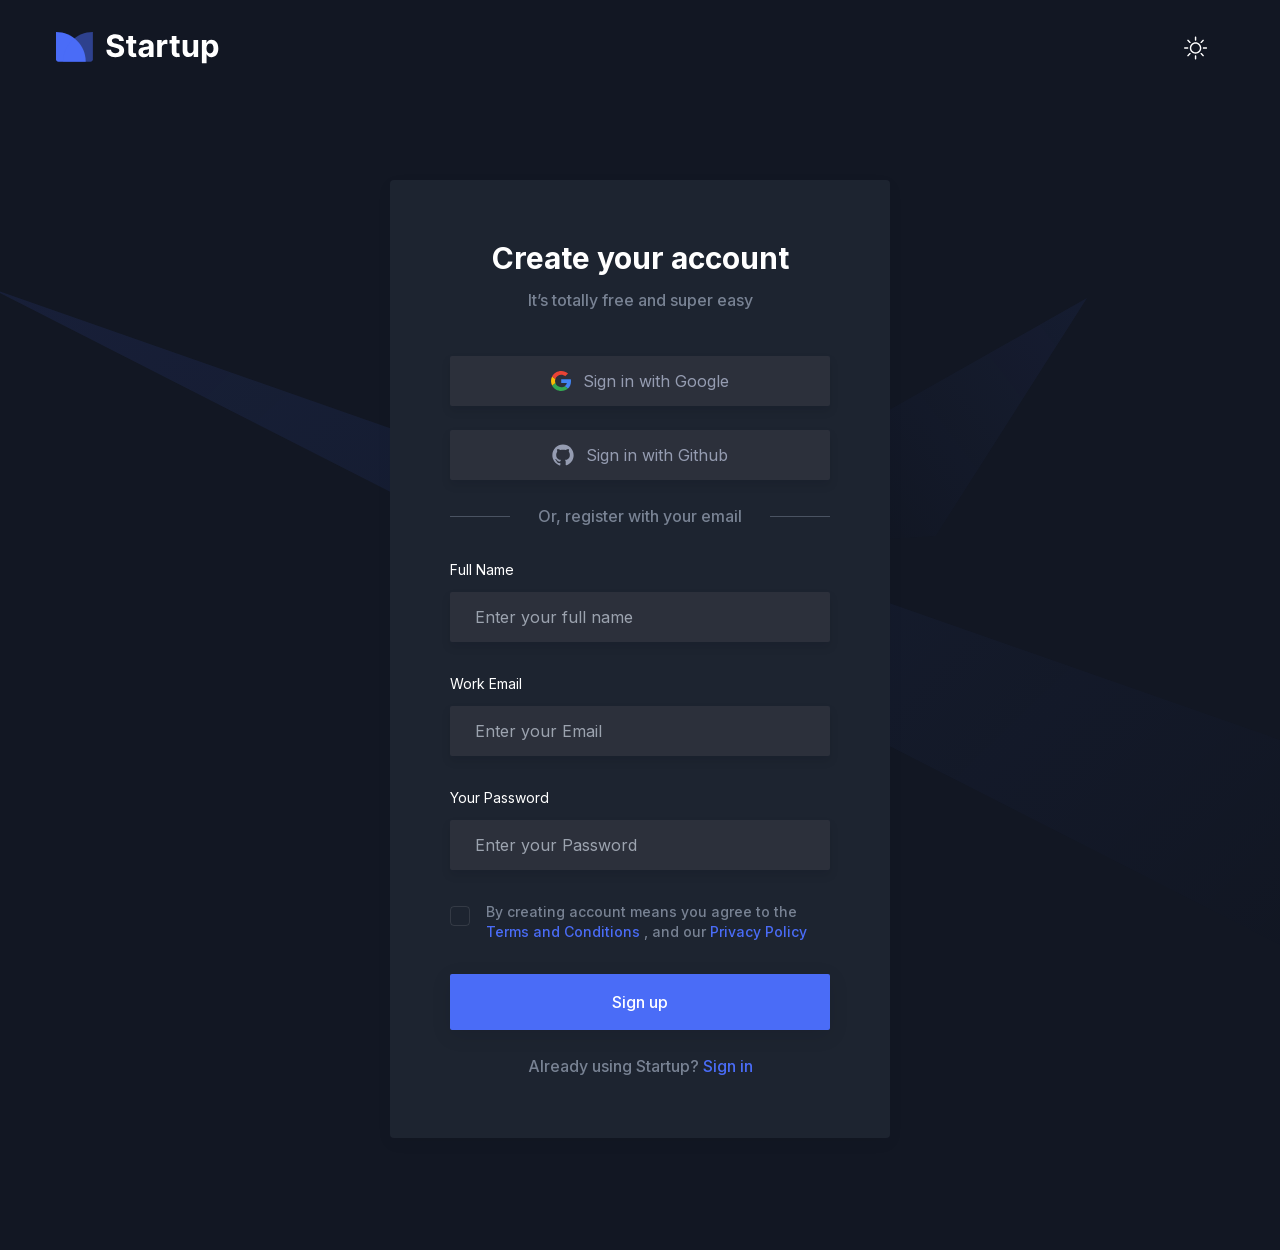
<file: signup.html>
<!DOCTYPE html><html lang="en"><head><meta charSet="utf-8"/><meta name="viewport" content="width=device-width, initial-scale=1"/><link rel="preload" href="/_next/static/media/a34f9d1faa5f3315-s.p.woff2" as="font" crossorigin="" type="font/woff2"/><link rel="stylesheet" href="/_next/static/css/b54388376762a229.css" crossorigin="" data-precedence="next"/><link rel="preload" as="script" fetchPriority="low" href="/_next/static/chunks/webpack-8ad7687a63f41f56.js" crossorigin=""/><script src="/_next/static/chunks/fd9d1056-c50cb70e7323352b.js" async="" crossorigin=""></script><script src="/_next/static/chunks/69-9a698589624cf6bb.js" async="" crossorigin=""></script><script src="/_next/static/chunks/main-app-3e7de5db7ce05cb8.js" async="" crossorigin=""></script><script src="/_next/static/chunks/250-7c9030cc7ca30e84.js" async=""></script><script src="/_next/static/chunks/app/signup/page-795c1203c79ca6ac.js" async=""></script><script src="/_next/static/chunks/749-67deed6e5eec1de4.js" async=""></script><script src="/_next/static/chunks/app/layout-e90ac2879a7b28a4.js" async=""></script><title>Sign Up Page | Free Next.js Template for Startup and SaaS</title><meta name="description" content="This is Sign Up Page for Startup Nextjs Template"/><meta name="next-size-adjust"/><script src="/_next/static/chunks/polyfills-c67a75d1b6f99dc8.js" crossorigin="" noModule=""></script></head><body class="bg-[#FCFCFC] dark:bg-black __className_36bd41"><script>!function(){try{var d=document.documentElement,c=d.classList;c.remove('light','dark');var e=localStorage.getItem('theme');if(e){c.add(e|| '')}else{c.add('dark');}if(e==='light'||e==='dark'||!e)d.style.colorScheme=e||'dark'}catch(t){}}();</script><header class="header left-0 top-0 z-40 flex w-full items-center absolute bg-transparent"><div class="container"><div class="relative -mx-4 flex items-center justify-between"><div class="w-60 max-w-full px-4 xl:mr-12"><a class="header-logo block w-full py-8 " href="/"><img alt="logo" loading="lazy" width="140" height="30" decoding="async" data-nimg="1" class="w-full dark:hidden" style="color:transparent" src="/images/logo/logo-2.svg"/><img alt="logo" loading="lazy" width="140" height="30" decoding="async" data-nimg="1" class="hidden w-full dark:block" style="color:transparent" src="/images/logo/logo.svg"/></a></div><div class="flex w-full items-center justify-between px-4"><div><button id="navbarToggler" aria-label="Mobile Menu" class="absolute right-4 top-1/2 block translate-y-[-50%] rounded-lg px-3 py-[6px] ring-primary focus:ring-2 lg:hidden"><span class="relative my-1.5 block h-0.5 w-[30px] bg-black transition-all duration-300 dark:bg-white  "></span><span class="relative my-1.5 block h-0.5 w-[30px] bg-black transition-all duration-300 dark:bg-white  "></span><span class="relative my-1.5 block h-0.5 w-[30px] bg-black transition-all duration-300 dark:bg-white  "></span></button><nav id="navbarCollapse" class="navbar absolute right-0 z-30 w-[250px] rounded border-[.5px] border-body-color/50 bg-white px-6 py-4 duration-300 dark:border-body-color/20 dark:bg-dark lg:visible lg:static lg:w-auto lg:border-none lg:!bg-transparent lg:p-0 lg:opacity-100 invisible top-[120%] opacity-0"></nav></div><div class="flex items-center justify-end pr-16 lg:pr-0"><div><button aria-label="theme toggler" class="flex items-center justify-center text-black rounded-full cursor-pointer bg-gray-2 dark:bg-dark-bg h-9 w-9 dark:text-white md:h-14 md:w-14"><svg viewBox="0 0 23 23" class="w-5 h-5 stroke-current dark:hidden md:h-6 md:w-6" fill="none"><path d="M9.55078 1.5C5.80078 1.5 1.30078 5.25 1.30078 11.25C1.30078 17.25 5.80078 21.75 11.8008 21.75C17.8008 21.75 21.5508 17.25 21.5508 13.5C13.3008 18.75 4.30078 9.75 9.55078 1.5Z" stroke-width="2" stroke-linecap="round" stroke-linejoin="round"></path></svg><svg viewBox="0 0 25 24" fill="none" xmlns="http://www.w3.org/2000/svg" class="hidden w-5 h-5 dark:block md:h-6 md:w-6"><mask id="path-1-inside-1_977:1934" fill="white"><path d="M12.0508 16.5C10.8573 16.5 9.71271 16.0259 8.8688 15.182C8.02489 14.3381 7.55078 13.1935 7.55078 12C7.55078 10.8065 8.02489 9.66193 8.8688 8.81802C9.71271 7.97411 10.8573 7.5 12.0508 7.5C13.2443 7.5 14.3888 7.97411 15.2328 8.81802C16.0767 9.66193 16.5508 10.8065 16.5508 12C16.5508 13.1935 16.0767 14.3381 15.2328 15.182C14.3888 16.0259 13.2443 16.5 12.0508 16.5ZM12.0508 18C13.6421 18 15.1682 17.3679 16.2934 16.2426C17.4186 15.1174 18.0508 13.5913 18.0508 12C18.0508 10.4087 17.4186 8.88258 16.2934 7.75736C15.1682 6.63214 13.6421 6 12.0508 6C10.4595 6 8.93336 6.63214 7.80814 7.75736C6.68292 8.88258 6.05078 10.4087 6.05078 12C6.05078 13.5913 6.68292 15.1174 7.80814 16.2426C8.93336 17.3679 10.4595 18 12.0508 18ZM12.0508 0C12.2497 0 12.4405 0.0790176 12.5811 0.21967C12.7218 0.360322 12.8008 0.551088 12.8008 0.75V3.75C12.8008 3.94891 12.7218 4.13968 12.5811 4.28033C12.4405 4.42098 12.2497 4.5 12.0508 4.5C11.8519 4.5 11.6611 4.42098 11.5205 4.28033C11.3798 4.13968 11.3008 3.94891 11.3008 3.75V0.75C11.3008 0.551088 11.3798 0.360322 11.5205 0.21967C11.6611 0.0790176 11.8519 0 12.0508 0V0ZM12.0508 19.5C12.2497 19.5 12.4405 19.579 12.5811 19.7197C12.7218 19.8603 12.8008 20.0511 12.8008 20.25V23.25C12.8008 23.4489 12.7218 23.6397 12.5811 23.7803C12.4405 23.921 12.2497 24 12.0508 24C11.8519 24 11.6611 23.921 11.5205 23.7803C11.3798 23.6397 11.3008 23.4489 11.3008 23.25V20.25C11.3008 20.0511 11.3798 19.8603 11.5205 19.7197C11.6611 19.579 11.8519 19.5 12.0508 19.5ZM24.0508 12C24.0508 12.1989 23.9718 12.3897 23.8311 12.5303C23.6905 12.671 23.4997 12.75 23.3008 12.75H20.3008C20.1019 12.75 19.9111 12.671 19.7705 12.5303C19.6298 12.3897 19.5508 12.1989 19.5508 12C19.5508 11.8011 19.6298 11.6103 19.7705 11.4697C19.9111 11.329 20.1019 11.25 20.3008 11.25H23.3008C23.4997 11.25 23.6905 11.329 23.8311 11.4697C23.9718 11.6103 24.0508 11.8011 24.0508 12ZM4.55078 12C4.55078 12.1989 4.47176 12.3897 4.33111 12.5303C4.19046 12.671 3.99969 12.75 3.80078 12.75H0.800781C0.601869 12.75 0.411103 12.671 0.270451 12.5303C0.129799 12.3897 0.0507813 12.1989 0.0507812 12C0.0507813 11.8011 0.129799 11.6103 0.270451 11.4697C0.411103 11.329 0.601869 11.25 0.800781 11.25H3.80078C3.99969 11.25 4.19046 11.329 4.33111 11.4697C4.47176 11.6103 4.55078 11.8011 4.55078 12ZM20.5363 3.5145C20.6769 3.65515 20.7559 3.84588 20.7559 4.04475C20.7559 4.24362 20.6769 4.43435 20.5363 4.575L18.4153 6.6975C18.3455 6.76713 18.2628 6.82235 18.1717 6.86C18.0806 6.89765 17.983 6.91699 17.8845 6.91692C17.6855 6.91678 17.4947 6.83758 17.354 6.69675C17.2844 6.62702 17.2292 6.54425 17.1915 6.45318C17.1539 6.36211 17.1345 6.26452 17.1346 6.16597C17.1348 5.96695 17.214 5.77613 17.3548 5.6355L19.4758 3.5145C19.6164 3.3739 19.8072 3.29491 20.006 3.29491C20.2049 3.29491 20.3956 3.3739 20.5363 3.5145ZM6.74678 17.304C6.88738 17.4446 6.96637 17.6354 6.96637 17.8342C6.96637 18.0331 6.88738 18.2239 6.74678 18.3645L4.62578 20.4855C4.48433 20.6221 4.29488 20.6977 4.09823 20.696C3.90158 20.6943 3.71347 20.6154 3.57442 20.4764C3.43536 20.3373 3.35648 20.1492 3.35478 19.9526C3.35307 19.7559 3.42866 19.5665 3.56528 19.425L5.68628 17.304C5.82693 17.1634 6.01766 17.0844 6.21653 17.0844C6.4154 17.0844 6.60614 17.1634 6.74678 17.304ZM20.5363 20.4855C20.3956 20.6261 20.2049 20.7051 20.006 20.7051C19.8072 20.7051 19.6164 20.6261 19.4758 20.4855L17.3548 18.3645C17.2182 18.223 17.1426 18.0336 17.1443 17.8369C17.146 17.6403 17.2249 17.4522 17.3639 17.3131C17.503 17.1741 17.6911 17.0952 17.8877 17.0935C18.0844 17.0918 18.2738 17.1674 18.4153 17.304L20.5363 19.425C20.6769 19.5656 20.7559 19.7564 20.7559 19.9552C20.7559 20.1541 20.6769 20.3449 20.5363 20.4855ZM6.74678 6.6975C6.60614 6.8381 6.4154 6.91709 6.21653 6.91709C6.01766 6.91709 5.82693 6.8381 5.68628 6.6975L3.56528 4.575C3.49365 4.50582 3.43651 4.42306 3.39721 4.33155C3.3579 4.24005 3.33721 4.14164 3.33634 4.04205C3.33548 3.94247 3.35445 3.84371 3.39216 3.75153C3.42988 3.65936 3.48557 3.57562 3.55598 3.5052C3.6264 3.43478 3.71014 3.37909 3.80232 3.34138C3.89449 3.30367 3.99325 3.2847 4.09283 3.28556C4.19242 3.28643 4.29083 3.30712 4.38233 3.34642C4.47384 3.38573 4.5566 3.44287 4.62578 3.5145L6.74678 5.6355C6.81663 5.70517 6.87204 5.78793 6.90985 5.87905C6.94766 5.97017 6.96712 6.06785 6.96712 6.1665C6.96712 6.26515 6.94766 6.36283 6.90985 6.45395C6.87204 6.54507 6.81663 6.62783 6.74678 6.6975Z"></path></mask><path d="M12.0508 16.5C10.8573 16.5 9.71271 16.0259 8.8688 15.182C8.02489 14.3381 7.55078 13.1935 7.55078 12C7.55078 10.8065 8.02489 9.66193 8.8688 8.81802C9.71271 7.97411 10.8573 7.5 12.0508 7.5C13.2443 7.5 14.3888 7.97411 15.2328 8.81802C16.0767 9.66193 16.5508 10.8065 16.5508 12C16.5508 13.1935 16.0767 14.3381 15.2328 15.182C14.3888 16.0259 13.2443 16.5 12.0508 16.5ZM12.0508 18C13.6421 18 15.1682 17.3679 16.2934 16.2426C17.4186 15.1174 18.0508 13.5913 18.0508 12C18.0508 10.4087 17.4186 8.88258 16.2934 7.75736C15.1682 6.63214 13.6421 6 12.0508 6C10.4595 6 8.93336 6.63214 7.80814 7.75736C6.68292 8.88258 6.05078 10.4087 6.05078 12C6.05078 13.5913 6.68292 15.1174 7.80814 16.2426C8.93336 17.3679 10.4595 18 12.0508 18ZM12.0508 0C12.2497 0 12.4405 0.0790176 12.5811 0.21967C12.7218 0.360322 12.8008 0.551088 12.8008 0.75V3.75C12.8008 3.94891 12.7218 4.13968 12.5811 4.28033C12.4405 4.42098 12.2497 4.5 12.0508 4.5C11.8519 4.5 11.6611 4.42098 11.5205 4.28033C11.3798 4.13968 11.3008 3.94891 11.3008 3.75V0.75C11.3008 0.551088 11.3798 0.360322 11.5205 0.21967C11.6611 0.0790176 11.8519 0 12.0508 0V0ZM12.0508 19.5C12.2497 19.5 12.4405 19.579 12.5811 19.7197C12.7218 19.8603 12.8008 20.0511 12.8008 20.25V23.25C12.8008 23.4489 12.7218 23.6397 12.5811 23.7803C12.4405 23.921 12.2497 24 12.0508 24C11.8519 24 11.6611 23.921 11.5205 23.7803C11.3798 23.6397 11.3008 23.4489 11.3008 23.25V20.25C11.3008 20.0511 11.3798 19.8603 11.5205 19.7197C11.6611 19.579 11.8519 19.5 12.0508 19.5ZM24.0508 12C24.0508 12.1989 23.9718 12.3897 23.8311 12.5303C23.6905 12.671 23.4997 12.75 23.3008 12.75H20.3008C20.1019 12.75 19.9111 12.671 19.7705 12.5303C19.6298 12.3897 19.5508 12.1989 19.5508 12C19.5508 11.8011 19.6298 11.6103 19.7705 11.4697C19.9111 11.329 20.1019 11.25 20.3008 11.25H23.3008C23.4997 11.25 23.6905 11.329 23.8311 11.4697C23.9718 11.6103 24.0508 11.8011 24.0508 12ZM4.55078 12C4.55078 12.1989 4.47176 12.3897 4.33111 12.5303C4.19046 12.671 3.99969 12.75 3.80078 12.75H0.800781C0.601869 12.75 0.411103 12.671 0.270451 12.5303C0.129799 12.3897 0.0507813 12.1989 0.0507812 12C0.0507813 11.8011 0.129799 11.6103 0.270451 11.4697C0.411103 11.329 0.601869 11.25 0.800781 11.25H3.80078C3.99969 11.25 4.19046 11.329 4.33111 11.4697C4.47176 11.6103 4.55078 11.8011 4.55078 12ZM20.5363 3.5145C20.6769 3.65515 20.7559 3.84588 20.7559 4.04475C20.7559 4.24362 20.6769 4.43435 20.5363 4.575L18.4153 6.6975C18.3455 6.76713 18.2628 6.82235 18.1717 6.86C18.0806 6.89765 17.983 6.91699 17.8845 6.91692C17.6855 6.91678 17.4947 6.83758 17.354 6.69675C17.2844 6.62702 17.2292 6.54425 17.1915 6.45318C17.1539 6.36211 17.1345 6.26452 17.1346 6.16597C17.1348 5.96695 17.214 5.77613 17.3548 5.6355L19.4758 3.5145C19.6164 3.3739 19.8072 3.29491 20.006 3.29491C20.2049 3.29491 20.3956 3.3739 20.5363 3.5145ZM6.74678 17.304C6.88738 17.4446 6.96637 17.6354 6.96637 17.8342C6.96637 18.0331 6.88738 18.2239 6.74678 18.3645L4.62578 20.4855C4.48433 20.6221 4.29488 20.6977 4.09823 20.696C3.90158 20.6943 3.71347 20.6154 3.57442 20.4764C3.43536 20.3373 3.35648 20.1492 3.35478 19.9526C3.35307 19.7559 3.42866 19.5665 3.56528 19.425L5.68628 17.304C5.82693 17.1634 6.01766 17.0844 6.21653 17.0844C6.4154 17.0844 6.60614 17.1634 6.74678 17.304ZM20.5363 20.4855C20.3956 20.6261 20.2049 20.7051 20.006 20.7051C19.8072 20.7051 19.6164 20.6261 19.4758 20.4855L17.3548 18.3645C17.2182 18.223 17.1426 18.0336 17.1443 17.8369C17.146 17.6403 17.2249 17.4522 17.3639 17.3131C17.503 17.1741 17.6911 17.0952 17.8877 17.0935C18.0844 17.0918 18.2738 17.1674 18.4153 17.304L20.5363 19.425C20.6769 19.5656 20.7559 19.7564 20.7559 19.9552C20.7559 20.1541 20.6769 20.3449 20.5363 20.4855ZM6.74678 6.6975C6.60614 6.8381 6.4154 6.91709 6.21653 6.91709C6.01766 6.91709 5.82693 6.8381 5.68628 6.6975L3.56528 4.575C3.49365 4.50582 3.43651 4.42306 3.39721 4.33155C3.3579 4.24005 3.33721 4.14164 3.33634 4.04205C3.33548 3.94247 3.35445 3.84371 3.39216 3.75153C3.42988 3.65936 3.48557 3.57562 3.55598 3.5052C3.6264 3.43478 3.71014 3.37909 3.80232 3.34138C3.89449 3.30367 3.99325 3.2847 4.09283 3.28556C4.19242 3.28643 4.29083 3.30712 4.38233 3.34642C4.47384 3.38573 4.5566 3.44287 4.62578 3.5145L6.74678 5.6355C6.81663 5.70517 6.87204 5.78793 6.90985 5.87905C6.94766 5.97017 6.96712 6.06785 6.96712 6.1665C6.96712 6.26515 6.94766 6.36283 6.90985 6.45395C6.87204 6.54507 6.81663 6.62783 6.74678 6.6975Z" fill="black" stroke="white" stroke-width="2" mask="url(#path-1-inside-1_977:1934)"></path></svg></button></div></div></div></div></div></header><section class="relative z-10 overflow-hidden pb-16 pt-36 md:pb-20 lg:pb-28 lg:pt-[180px]"><div class="container"><div class="-mx-4 flex flex-wrap"><div class="w-full px-4"><div class="shadow-three mx-auto max-w-[500px] rounded bg-white px-6 py-10 dark:bg-dark sm:p-[60px]"><h3 class="mb-3 text-center text-2xl font-bold text-black dark:text-white sm:text-3xl">Create your account</h3><p class="mb-11 text-center text-base font-medium text-body-color">It’s totally free and super easy</p><button class="border-stroke dark:text-body-color-dark dark:shadow-two mb-6 flex w-full items-center justify-center rounded-sm border bg-[#f8f8f8] px-6 py-3 text-base text-body-color outline-none transition-all duration-300 hover:border-primary hover:bg-primary/5 hover:text-primary dark:border-transparent dark:bg-[#2C303B] dark:hover:border-primary dark:hover:bg-primary/5 dark:hover:text-primary dark:hover:shadow-none"><span class="mr-3"><svg width="20" height="20" viewBox="0 0 20 20" fill="none" xmlns="http://www.w3.org/2000/svg"><g clip-path="url(#clip0_95:967)"><path d="M20.0001 10.2216C20.0122 9.53416 19.9397 8.84776 19.7844 8.17725H10.2042V11.8883H15.8277C15.7211 12.539 15.4814 13.1618 15.1229 13.7194C14.7644 14.2769 14.2946 14.7577 13.7416 15.1327L13.722 15.257L16.7512 17.5567L16.961 17.5772C18.8883 15.8328 19.9997 13.266 19.9997 10.2216" fill="#4285F4"></path><path d="M10.2042 20.0001C12.9592 20.0001 15.2721 19.1111 16.9616 17.5778L13.7416 15.1332C12.88 15.7223 11.7235 16.1334 10.2042 16.1334C8.91385 16.126 7.65863 15.7206 6.61663 14.9747C5.57464 14.2287 4.79879 13.1802 4.39915 11.9778L4.27957 11.9878L1.12973 14.3766L1.08856 14.4888C1.93689 16.1457 3.23879 17.5387 4.84869 18.512C6.45859 19.4852 8.31301 20.0005 10.2046 20.0001" fill="#34A853"></path><path d="M4.39911 11.9777C4.17592 11.3411 4.06075 10.673 4.05819 9.99996C4.0623 9.32799 4.17322 8.66075 4.38696 8.02225L4.38127 7.88968L1.19282 5.4624L1.08852 5.51101C0.372885 6.90343 0.00012207 8.4408 0.00012207 9.99987C0.00012207 11.5589 0.372885 13.0963 1.08852 14.4887L4.39911 11.9777Z" fill="#FBBC05"></path><path d="M10.2042 3.86663C11.6663 3.84438 13.0804 4.37803 14.1498 5.35558L17.0296 2.59996C15.1826 0.901848 12.7366 -0.0298855 10.2042 -3.6784e-05C8.3126 -0.000477834 6.45819 0.514732 4.8483 1.48798C3.2384 2.46124 1.93649 3.85416 1.08813 5.51101L4.38775 8.02225C4.79132 6.82005 5.56974 5.77231 6.61327 5.02675C7.6568 4.28118 8.91279 3.87541 10.2042 3.86663Z" fill="#EB4335"></path></g><defs><clipPath id="clip0_95:967"><rect width="20" height="20" fill="white"></rect></clipPath></defs></svg></span>Sign in with Google</button><button class="border-stroke dark:text-body-color-dark dark:shadow-two mb-6 flex w-full items-center justify-center rounded-sm border bg-[#f8f8f8] px-6 py-3 text-base text-body-color outline-none transition-all duration-300 hover:border-primary hover:bg-primary/5 hover:text-primary dark:border-transparent dark:bg-[#2C303B] dark:hover:border-primary dark:hover:bg-primary/5 dark:hover:text-primary dark:hover:shadow-none"><span class="mr-3"><svg fill="currentColor" width="22" height="22" viewBox="0 0 64 64" xmlns="http://www.w3.org/2000/svg"><path d="M32 1.7998C15 1.7998 1 15.5998 1 32.7998C1 46.3998 9.9 57.9998 22.3 62.1998C23.9 62.4998 24.4 61.4998 24.4 60.7998C24.4 60.0998 24.4 58.0998 24.3 55.3998C15.7 57.3998 13.9 51.1998 13.9 51.1998C12.5 47.6998 10.4 46.6998 10.4 46.6998C7.6 44.6998 10.5 44.6998 10.5 44.6998C13.6 44.7998 15.3 47.8998 15.3 47.8998C18 52.6998 22.6 51.2998 24.3 50.3998C24.6 48.3998 25.4 46.9998 26.3 46.1998C19.5 45.4998 12.2 42.7998 12.2 30.9998C12.2 27.5998 13.5 24.8998 15.4 22.7998C15.1 22.0998 14 18.8998 15.7 14.5998C15.7 14.5998 18.4 13.7998 24.3 17.7998C26.8 17.0998 29.4 16.6998 32.1 16.6998C34.8 16.6998 37.5 16.9998 39.9 17.7998C45.8 13.8998 48.4 14.5998 48.4 14.5998C50.1 18.7998 49.1 22.0998 48.7 22.7998C50.7 24.8998 51.9 27.6998 51.9 30.9998C51.9 42.7998 44.6 45.4998 37.8 46.1998C38.9 47.1998 39.9 49.1998 39.9 51.9998C39.9 56.1998 39.8 59.4998 39.8 60.4998C39.8 61.2998 40.4 62.1998 41.9 61.8998C54.1 57.7998 63 46.2998 63 32.5998C62.9 15.5998 49 1.7998 32 1.7998Z"></path></svg></span>Sign in with Github</button><div class="mb-8 flex items-center justify-center"><span class="hidden h-[1px] w-full max-w-[60px] bg-body-color/50 sm:block"></span><p class="w-full px-5 text-center text-base font-medium text-body-color">Or, register with your email</p><span class="hidden h-[1px] w-full max-w-[60px] bg-body-color/50 sm:block"></span></div><form><div class="mb-8"><label for="name" class="mb-3 block text-sm text-dark dark:text-white"> <!-- -->Full Name<!-- --> </label><input type="text" placeholder="Enter your full name" class="border-stroke dark:text-body-color-dark dark:shadow-two w-full rounded-sm border bg-[#f8f8f8] px-6 py-3 text-base text-body-color outline-none transition-all duration-300 focus:border-primary dark:border-transparent dark:bg-[#2C303B] dark:focus:border-primary dark:focus:shadow-none" name="name"/></div><div class="mb-8"><label for="email" class="mb-3 block text-sm text-dark dark:text-white"> <!-- -->Work Email<!-- --> </label><input type="email" placeholder="Enter your Email" class="border-stroke dark:text-body-color-dark dark:shadow-two w-full rounded-sm border bg-[#f8f8f8] px-6 py-3 text-base text-body-color outline-none transition-all duration-300 focus:border-primary dark:border-transparent dark:bg-[#2C303B] dark:focus:border-primary dark:focus:shadow-none" name="email"/></div><div class="mb-8"><label for="password" class="mb-3 block text-sm text-dark dark:text-white"> <!-- -->Your Password<!-- --> </label><input type="password" placeholder="Enter your Password" class="border-stroke dark:text-body-color-dark dark:shadow-two w-full rounded-sm border bg-[#f8f8f8] px-6 py-3 text-base text-body-color outline-none transition-all duration-300 focus:border-primary dark:border-transparent dark:bg-[#2C303B] dark:focus:border-primary dark:focus:shadow-none" name="password"/></div><div class="mb-8 flex"><label for="checkboxLabel" class="flex cursor-pointer select-none text-sm font-medium text-body-color"><div class="relative"><input type="checkbox" id="checkboxLabel" class="sr-only"/><div class="box mr-4 mt-1 flex h-5 w-5 items-center justify-center rounded border border-body-color border-opacity-20 dark:border-white dark:border-opacity-10"><span class="opacity-0"><svg width="11" height="8" viewBox="0 0 11 8" fill="none" xmlns="http://www.w3.org/2000/svg"><path d="M10.0915 0.951972L10.0867 0.946075L10.0813 0.940568C9.90076 0.753564 9.61034 0.753146 9.42927 0.939309L4.16201 6.22962L1.58507 3.63469C1.40401 3.44841 1.11351 3.44879 0.932892 3.63584C0.755703 3.81933 0.755703 4.10875 0.932892 4.29224L0.932878 4.29225L0.934851 4.29424L3.58046 6.95832C3.73676 7.11955 3.94983 7.2 4.1473 7.2C4.36196 7.2 4.55963 7.11773 4.71406 6.9584L10.0468 1.60234C10.2436 1.4199 10.2421 1.1339 10.0915 0.951972ZM4.2327 6.30081L4.2317 6.2998C4.23206 6.30015 4.23237 6.30049 4.23269 6.30082L4.2327 6.30081Z" fill="#3056D3" stroke="#3056D3" stroke-width="0.4"></path></svg></span></div></div><span>By creating account means you agree to the<a href="#0" class="text-primary hover:underline"> <!-- -->Terms and Conditions<!-- --> </a>, and our<a href="#0" class="text-primary hover:underline"> <!-- -->Privacy Policy<!-- --> </a></span></label></div><div class="mb-6"><button class="shadow-submit dark:shadow-submit-dark flex w-full items-center justify-center rounded-sm bg-primary px-9 py-4 text-base font-medium text-white duration-300 hover:bg-primary/90">Sign up</button></div></form><p class="text-center text-base font-medium text-body-color">Already using Startup?<!-- --> <a class="text-primary hover:underline" href="/signin">Sign in</a></p></div></div></div></div><div class="absolute left-0 top-0 z-[-1]"><svg width="1440" height="969" viewBox="0 0 1440 969" fill="none" xmlns="http://www.w3.org/2000/svg"><mask id="mask0_95:1005" style="mask-type:alpha" maskUnits="userSpaceOnUse" x="0" y="0" width="1440" height="969"><rect width="1440" height="969" fill="#090E34"></rect></mask><g mask="url(#mask0_95:1005)"><path opacity="0.1" d="M1086.96 297.978L632.959 554.978L935.625 535.926L1086.96 297.978Z" fill="url(#paint0_linear_95:1005)"></path><path opacity="0.1" d="M1324.5 755.5L1450 687V886.5L1324.5 967.5L-10 288L1324.5 755.5Z" fill="url(#paint1_linear_95:1005)"></path></g><defs><linearGradient id="paint0_linear_95:1005" x1="1178.4" y1="151.853" x2="780.959" y2="453.581" gradientUnits="userSpaceOnUse"><stop stop-color="#4A6CF7"></stop><stop offset="1" stop-color="#4A6CF7" stop-opacity="0"></stop></linearGradient><linearGradient id="paint1_linear_95:1005" x1="160.5" y1="220" x2="1099.45" y2="1192.04" gradientUnits="userSpaceOnUse"><stop stop-color="#4A6CF7"></stop><stop offset="1" stop-color="#4A6CF7" stop-opacity="0"></stop></linearGradient></defs></svg></div></section><div class="fixed bottom-8 right-8 z-[99]"></div><script src="/_next/static/chunks/webpack-8ad7687a63f41f56.js" crossorigin="" async=""></script><script>(self.__next_f=self.__next_f||[]).push([0]);self.__next_f.push([2,null])</script><script>self.__next_f.push([1,"1:HL[\"/_next/static/media/a34f9d1faa5f3315-s.p.woff2\",\"font\",{\"crossOrigin\":\"\",\"type\":\"font/woff2\"}]\n2:HL[\"/_next/static/css/b54388376762a229.css\",\"style\",{\"crossOrigin\":\"\"}]\n0:\"$L3\"\n"])</script><script>self.__next_f.push([1,"4:I[7690,[],\"\"]\n6:I[5250,[\"250\",\"static/chunks/250-7c9030cc7ca30e84.js\",\"966\",\"static/chunks/app/signup/page-795c1203c79ca6ac.js\"],\"\"]\n7:I[5613,[],\"\"]\n8:I[1778,[],\"\"]\n9:I[2627,[\"250\",\"static/chunks/250-7c9030cc7ca30e84.js\",\"749\",\"static/chunks/749-67deed6e5eec1de4.js\",\"185\",\"static/chunks/app/layout-e90ac2879a7b28a4.js\"],\"\"]\nb:I[8955,[],\"\"]\nc:[]\n"])</script><script>self.__next_f.push([1,"3:[[[\"$\",\"link\",\"0\",{\"rel\":\"stylesheet\",\"href\":\"/_next/static/css/b54388376762a229.css\",\"precedence\":\"next\",\"crossOrigin\":\"\"}]],[\"$\",\"$L4\",null,{\"buildId\":\"ah9Ks0FLeRJ6lEzXmR2Yx\",\"assetPrefix\":\"\",\"initialCanonicalUrl\":\"/signup\",\"initialTree\":[\"\",{\"children\":[\"signup\",{\"children\":[\"__PAGE__\",{}]}]},\"$undefined\",\"$undefined\",true],\"initialSeedData\":[\"\",{\"children\":[\"signup\",{\"children\":[\"__PAGE__\",{},[\"$L5\",[\"$\",\"section\",null,{\"className\":\"relative z-10 overflow-hidden pb-16 pt-36 md:pb-20 lg:pb-28 lg:pt-[180px]\",\"children\":[[\"$\",\"div\",null,{\"className\":\"container\",\"children\":[\"$\",\"div\",null,{\"className\":\"-mx-4 flex flex-wrap\",\"children\":[\"$\",\"div\",null,{\"className\":\"w-full px-4\",\"children\":[\"$\",\"div\",null,{\"className\":\"shadow-three mx-auto max-w-[500px] rounded bg-white px-6 py-10 dark:bg-dark sm:p-[60px]\",\"children\":[[\"$\",\"h3\",null,{\"className\":\"mb-3 text-center text-2xl font-bold text-black dark:text-white sm:text-3xl\",\"children\":\"Create your account\"}],[\"$\",\"p\",null,{\"className\":\"mb-11 text-center text-base font-medium text-body-color\",\"children\":\"It’s totally free and super easy\"}],[\"$\",\"button\",null,{\"className\":\"border-stroke dark:text-body-color-dark dark:shadow-two mb-6 flex w-full items-center justify-center rounded-sm border bg-[#f8f8f8] px-6 py-3 text-base text-body-color outline-none transition-all duration-300 hover:border-primary hover:bg-primary/5 hover:text-primary dark:border-transparent dark:bg-[#2C303B] dark:hover:border-primary dark:hover:bg-primary/5 dark:hover:text-primary dark:hover:shadow-none\",\"children\":[[\"$\",\"span\",null,{\"className\":\"mr-3\",\"children\":[\"$\",\"svg\",null,{\"width\":\"20\",\"height\":\"20\",\"viewBox\":\"0 0 20 20\",\"fill\":\"none\",\"xmlns\":\"http://www.w3.org/2000/svg\",\"children\":[[\"$\",\"g\",null,{\"clipPath\":\"url(#clip0_95:967)\",\"children\":[[\"$\",\"path\",null,{\"d\":\"M20.0001 10.2216C20.0122 9.53416 19.9397 8.84776 19.7844 8.17725H10.2042V11.8883H15.8277C15.7211 12.539 15.4814 13.1618 15.1229 13.7194C14.7644 14.2769 14.2946 14.7577 13.7416 15.1327L13.722 15.257L16.7512 17.5567L16.961 17.5772C18.8883 15.8328 19.9997 13.266 19.9997 10.2216\",\"fill\":\"#4285F4\"}],[\"$\",\"path\",null,{\"d\":\"M10.2042 20.0001C12.9592 20.0001 15.2721 19.1111 16.9616 17.5778L13.7416 15.1332C12.88 15.7223 11.7235 16.1334 10.2042 16.1334C8.91385 16.126 7.65863 15.7206 6.61663 14.9747C5.57464 14.2287 4.79879 13.1802 4.39915 11.9778L4.27957 11.9878L1.12973 14.3766L1.08856 14.4888C1.93689 16.1457 3.23879 17.5387 4.84869 18.512C6.45859 19.4852 8.31301 20.0005 10.2046 20.0001\",\"fill\":\"#34A853\"}],[\"$\",\"path\",null,{\"d\":\"M4.39911 11.9777C4.17592 11.3411 4.06075 10.673 4.05819 9.99996C4.0623 9.32799 4.17322 8.66075 4.38696 8.02225L4.38127 7.88968L1.19282 5.4624L1.08852 5.51101C0.372885 6.90343 0.00012207 8.4408 0.00012207 9.99987C0.00012207 11.5589 0.372885 13.0963 1.08852 14.4887L4.39911 11.9777Z\",\"fill\":\"#FBBC05\"}],[\"$\",\"path\",null,{\"d\":\"M10.2042 3.86663C11.6663 3.84438 13.0804 4.37803 14.1498 5.35558L17.0296 2.59996C15.1826 0.901848 12.7366 -0.0298855 10.2042 -3.6784e-05C8.3126 -0.000477834 6.45819 0.514732 4.8483 1.48798C3.2384 2.46124 1.93649 3.85416 1.08813 5.51101L4.38775 8.02225C4.79132 6.82005 5.56974 5.77231 6.61327 5.02675C7.6568 4.28118 8.91279 3.87541 10.2042 3.86663Z\",\"fill\":\"#EB4335\"}]]}],[\"$\",\"defs\",null,{\"children\":[\"$\",\"clipPath\",null,{\"id\":\"clip0_95:967\",\"children\":[\"$\",\"rect\",null,{\"width\":\"20\",\"height\":\"20\",\"fill\":\"white\"}]}]}]]}]}],\"Sign in with Google\"]}],[\"$\",\"button\",null,{\"className\":\"border-stroke dark:text-body-color-dark dark:shadow-two mb-6 flex w-full items-center justify-center rounded-sm border bg-[#f8f8f8] px-6 py-3 text-base text-body-color outline-none transition-all duration-300 hover:border-primary hover:bg-primary/5 hover:text-primary dark:border-transparent dark:bg-[#2C303B] dark:hover:border-primary dark:hover:bg-primary/5 dark:hover:text-primary dark:hover:shadow-none\",\"children\":[[\"$\",\"span\",null,{\"className\":\"mr-3\",\"children\":[\"$\",\"svg\",null,{\"fill\":\"currentColor\",\"width\":\"22\",\"height\":\"22\",\"viewBox\":\"0 0 64 64\",\"xmlns\":\"http://www.w3.org/2000/svg\",\"children\":[\"$\",\"path\",null,{\"d\":\"M32 1.7998C15 1.7998 1 15.5998 1 32.7998C1 46.3998 9.9 57.9998 22.3 62.1998C23.9 62.4998 24.4 61.4998 24.4 60.7998C24.4 60.0998 24.4 58.0998 24.3 55.3998C15.7 57.3998 13.9 51.1998 13.9 51.1998C12.5 47.6998 10.4 46.6998 10.4 46.6998C7.6 44.6998 10.5 44.6998 10.5 44.6998C13.6 44.7998 15.3 47.8998 15.3 47.8998C18 52.6998 22.6 51.2998 24.3 50.3998C24.6 48.3998 25.4 46.9998 26.3 46.1998C19.5 45.4998 12.2 42.7998 12.2 30.9998C12.2 27.5998 13.5 24.8998 15.4 22.7998C15.1 22.0998 14 18.8998 15.7 14.5998C15.7 14.5998 18.4 13.7998 24.3 17.7998C26.8 17.0998 29.4 16.6998 32.1 16.6998C34.8 16.6998 37.5 16.9998 39.9 17.7998C45.8 13.8998 48.4 14.5998 48.4 14.5998C50.1 18.7998 49.1 22.0998 48.7 22.7998C50.7 24.8998 51.9 27.6998 51.9 30.9998C51.9 42.7998 44.6 45.4998 37.8 46.1998C38.9 47.1998 39.9 49.1998 39.9 51.9998C39.9 56.1998 39.8 59.4998 39.8 60.4998C39.8 61.2998 40.4 62.1998 41.9 61.8998C54.1 57.7998 63 46.2998 63 32.5998C62.9 15.5998 49 1.7998 32 1.7998Z\"}]}]}],\"Sign in with Github\"]}],[\"$\",\"div\",null,{\"className\":\"mb-8 flex items-center justify-center\",\"children\":[[\"$\",\"span\",null,{\"className\":\"hidden h-[1px] w-full max-w-[60px] bg-body-color/50 sm:block\"}],[\"$\",\"p\",null,{\"className\":\"w-full px-5 text-center text-base font-medium text-body-color\",\"children\":\"Or, register with your email\"}],[\"$\",\"span\",null,{\"className\":\"hidden h-[1px] w-full max-w-[60px] bg-body-color/50 sm:block\"}]]}],[\"$\",\"form\",null,{\"children\":[[\"$\",\"div\",null,{\"className\":\"mb-8\",\"children\":[[\"$\",\"label\",null,{\"htmlFor\":\"name\",\"className\":\"mb-3 block text-sm text-dark dark:text-white\",\"children\":[\" \",\"Full Name\",\" \"]}],[\"$\",\"input\",null,{\"type\":\"text\",\"name\":\"name\",\"placeholder\":\"Enter your full name\",\"className\":\"border-stroke dark:text-body-color-dark dark:shadow-two w-full rounded-sm border bg-[#f8f8f8] px-6 py-3 text-base text-body-color outline-none transition-all duration-300 focus:border-primary dark:border-transparent dark:bg-[#2C303B] dark:focus:border-primary dark:focus:shadow-none\"}]]}],[\"$\",\"div\",null,{\"className\":\"mb-8\",\"children\":[[\"$\",\"label\",null,{\"htmlFor\":\"email\",\"className\":\"mb-3 block text-sm text-dark dark:text-white\",\"children\":[\" \",\"Work Email\",\" \"]}],[\"$\",\"input\",null,{\"type\":\"email\",\"name\":\"email\",\"placeholder\":\"Enter your Email\",\"className\":\"border-stroke dark:text-body-color-dark dark:shadow-two w-full rounded-sm border bg-[#f8f8f8] px-6 py-3 text-base text-body-color outline-none transition-all duration-300 focus:border-primary dark:border-transparent dark:bg-[#2C303B] dark:focus:border-primary dark:focus:shadow-none\"}]]}],[\"$\",\"div\",null,{\"className\":\"mb-8\",\"children\":[[\"$\",\"label\",null,{\"htmlFor\":\"password\",\"className\":\"mb-3 block text-sm text-dark dark:text-white\",\"children\":[\" \",\"Your Password\",\" \"]}],[\"$\",\"input\",null,{\"type\":\"password\",\"name\":\"password\",\"placeholder\":\"Enter your Password\",\"className\":\"border-stroke dark:text-body-color-dark dark:shadow-two w-full rounded-sm border bg-[#f8f8f8] px-6 py-3 text-base text-body-color outline-none transition-all duration-300 focus:border-primary dark:border-transparent dark:bg-[#2C303B] dark:focus:border-primary dark:focus:shadow-none\"}]]}],[\"$\",\"div\",null,{\"className\":\"mb-8 flex\",\"children\":[\"$\",\"label\",null,{\"htmlFor\":\"checkboxLabel\",\"className\":\"flex cursor-pointer select-none text-sm font-medium text-body-color\",\"children\":[[\"$\",\"div\",null,{\"className\":\"relative\",\"children\":[[\"$\",\"input\",null,{\"type\":\"checkbox\",\"id\":\"checkboxLabel\",\"className\":\"sr-only\"}],[\"$\",\"div\",null,{\"className\":\"box mr-4 mt-1 flex h-5 w-5 items-center justify-center rounded border border-body-color border-opacity-20 dark:border-white dark:border-opacity-10\",\"children\":[\"$\",\"span\",null,{\"className\":\"opacity-0\",\"children\":[\"$\",\"svg\",null,{\"width\":\"11\",\"height\":\"8\",\"viewBox\":\"0 0 11 8\",\"fill\":\"none\",\"xmlns\":\"http://www.w3.org/2000/svg\",\"children\":[\"$\",\"path\",null,{\"d\":\"M10.0915 0.951972L10.0867 0.946075L10.0813 0.940568C9.90076 0.753564 9.61034 0.753146 9.42927 0.939309L4.16201 6.22962L1.58507 3.63469C1.40401 3.44841 1.11351 3.44879 0.932892 3.63584C0.755703 3.81933 0.755703 4.10875 0.932892 4.29224L0.932878 4.29225L0.934851 4.29424L3.58046 6.95832C3.73676 7.11955 3.94983 7.2 4.1473 7.2C4.36196 7.2 4.55963 7.11773 4.71406 6.9584L10.0468 1.60234C10.2436 1.4199 10.2421 1.1339 10.0915 0.951972ZM4.2327 6.30081L4.2317 6.2998C4.23206 6.30015 4.23237 6.30049 4.23269 6.30082L4.2327 6.30081Z\",\"fill\":\"#3056D3\",\"stroke\":\"#3056D3\",\"strokeWidth\":\"0.4\"}]}]}]}]]}],[\"$\",\"span\",null,{\"children\":[\"By creating account means you agree to the\",[\"$\",\"a\",null,{\"href\":\"#0\",\"className\":\"text-primary hover:underline\",\"children\":[\" \",\"Terms and Conditions\",\" \"]}],\", and our\",[\"$\",\"a\",null,{\"href\":\"#0\",\"className\":\"text-primary hover:underline\",\"children\":[\" \",\"Privacy Policy\",\" \"]}]]}]]}]}],[\"$\",\"div\",null,{\"className\":\"mb-6\",\"children\":[\"$\",\"button\",null,{\"className\":\"shadow-submit dark:shadow-submit-dark flex w-full items-center justify-center rounded-sm bg-primary px-9 py-4 text-base font-medium text-white duration-300 hover:bg-primary/90\",\"children\":\"Sign up\"}]}]]}],[\"$\",\"p\",null,{\"className\":\"text-center text-base font-medium text-body-color\",\"children\":[\"Already using Startup?\",\" \",[\"$\",\"$L6\",null,{\"href\":\"/signin\",\"className\":\"text-primary hover:underline\",\"children\":\"Sign in\"}]]}]]}]}]}]}],[\"$\",\"div\",null,{\"className\":\"absolute left-0 top-0 z-[-1]\",\"children\":[\"$\",\"svg\",null,{\"width\":\"1440\",\"height\":\"969\",\"viewBox\":\"0 0 1440 969\",\"fill\":\"none\",\"xmlns\":\"http://www.w3.org/2000/svg\",\"children\":[[\"$\",\"mask\",null,{\"id\":\"mask0_95:1005\",\"style\":{\"maskType\":\"alpha\"},\"maskUnits\":\"userSpaceOnUse\",\"x\":\"0\",\"y\":\"0\",\"width\":\"1440\",\"height\":\"969\",\"children\":[\"$\",\"rect\",null,{\"width\":\"1440\",\"height\":\"969\",\"fill\":\"#090E34\"}]}],[\"$\",\"g\",null,{\"mask\":\"url(#mask0_95:1005)\",\"children\":[[\"$\",\"path\",null,{\"opacity\":\"0.1\",\"d\":\"M1086.96 297.978L632.959 554.978L935.625 535.926L1086.96 297.978Z\",\"fill\":\"url(#paint0_linear_95:1005)\"}],[\"$\",\"path\",null,{\"opacity\":\"0.1\",\"d\":\"M1324.5 755.5L1450 687V886.5L1324.5 967.5L-10 288L1324.5 755.5Z\",\"fill\":\"url(#paint1_linear_95:1005)\"}]]}],[\"$\",\"defs\",null,{\"children\":[[\"$\",\"linearGradient\",null,{\"id\":\"paint0_linear_95:1005\",\"x1\":\"1178.4\",\"y1\":\"151.853\",\"x2\":\"780.959\",\"y2\":\"453.581\",\"gradientUnits\":\"userSpaceOnUse\",\"children\":[[\"$\",\"stop\",null,{\"stopColor\":\"#4A6CF7\"}],[\"$\",\"stop\",null,{\"offset\":\"1\",\"stopColor\":\"#4A6CF7\",\"stopOpacity\":\"0\"}]]}],[\"$\",\"linearGradient\",null,{\"id\":\"paint1_linear_95:1005\",\"x1\":\"160.5\",\"y1\":\"220\",\"x2\":\"1099.45\",\"y2\":\"1192.04\",\"gradientUnits\":\"userSpaceOnUse\",\"children\":[[\"$\",\"stop\",null,{\"stopColor\":\"#4A6CF7\"}],[\"$\",\"stop\",null,{\"offset\":\"1\",\"stopColor\":\"#4A6CF7\",\"stopOpacity\":\"0\"}]]}]]}]]}]}]]}],null]]},[\"$\",\"$L7\",null,{\"parallelRouterKey\":\"children\",\"segmentPath\":[\"children\",\"signup\",\"children\"],\"loading\":\"$undefined\",\"loadingStyles\":\"$undefined\",\"loadingScripts\":\"$undefined\",\"hasLoading\":false,\"error\":\"$undefined\",\"errorStyles\":\"$undefined\",\"errorScripts\":\"$undefined\",\"template\":[\"$\",\"$L8\",null,{}],\"templateStyles\":\"$undefined\",\"templateScripts\":\"$undefined\",\"notFound\":\"$undefined\",\"notFoundStyles\":\"$undefined\",\"styles\":null}]]},[null,[\"$\",\"$L9\",null,{\"children\":[\"$\",\"$L7\",null,{\"parallelRouterKey\":\"children\",\"segmentPath\":[\"children\"],\"loading\":\"$undefined\",\"loadingStyles\":\"$undefined\",\"loadingScripts\":\"$undefined\",\"hasLoading\":false,\"error\":\"$undefined\",\"errorStyles\":\"$undefined\",\"errorScripts\":\"$undefined\",\"template\":[\"$\",\"$L8\",null,{}],\"templateStyles\":\"$undefined\",\"templateScripts\":\"$undefined\",\"notFound\":[[\"$\",\"title\",null,{\"children\":\"404: This page could not be found.\"}],[\"$\",\"div\",null,{\"style\":{\"fontFamily\":\"system-ui,\\\"Segoe UI\\\",Roboto,Helvetica,Arial,sans-serif,\\\"Apple Color Emoji\\\",\\\"Segoe UI Emoji\\\"\",\"height\":\"100vh\",\"textAlign\":\"center\",\"display\":\"flex\",\"flexDirection\":\"column\",\"alignItems\":\"center\",\"justifyContent\":\"center\"},\"children\":[\"$\",\"div\",null,{\"children\":[[\"$\",\"style\",null,{\"dangerouslySetInnerHTML\":{\"__html\":\"body{color:#000;background:#fff;margin:0}.next-error-h1{border-right:1px solid rgba(0,0,0,.3)}@media (prefers-color-scheme:dark){body{color:#fff;background:#000}.next-error-h1{border-right:1px solid rgba(255,255,255,.3)}}\"}}],[\"$\",\"h1\",null,{\"className\":\"next-error-h1\",\"style\":{\"display\":\"inline-block\",\"margin\":\"0 20px 0 0\",\"padding\":\"0 23px 0 0\",\"fontSize\":24,\"fontWeight\":500,\"verticalAlign\":\"top\",\"lineHeight\":\"49px\"},\"children\":\"404\"}],[\"$\",\"div\",null,{\"style\":{\"display\":\"inline-block\"},\"children\":[\"$\",\"h2\",null,{\"style\":{\"fontSize\":14,\"fontWeight\":400,\"lineHeight\":\"49px\",\"margin\":0},\"children\":\"This page could not be found.\"}]}]]}]}]],\"notFoundStyles\":[],\"styles\":null}],\"params\":{}}],null]],\"initialHead\":[false,\"$La\"],\"globalErrorComponent\":\"$b\",\"missingSlots\":\"$Wc\"}]]\n"])</script><script>self.__next_f.push([1,"a:[[\"$\",\"meta\",\"0\",{\"name\":\"viewport\",\"content\":\"width=device-width, initial-scale=1\"}],[\"$\",\"meta\",\"1\",{\"charSet\":\"utf-8\"}],[\"$\",\"title\",\"2\",{\"children\":\"Sign Up Page | Free Next.js Template for Startup and SaaS\"}],[\"$\",\"meta\",\"3\",{\"name\":\"description\",\"content\":\"This is Sign Up Page for Startup Nextjs Template\"}],[\"$\",\"meta\",\"4\",{\"name\":\"next-size-adjust\"}]]\n5:null\n"])</script><script>self.__next_f.push([1,""])</script></body></html>
</file>
<file: _next/static/css/b54388376762a229.css>
@import url("https://fonts.googleapis.com/css2?family=Inter:wght@100;200;300;400;500;600;700;800;900&display=swap");

/*
! tailwindcss v3.4.1 | MIT License | https://tailwindcss.com
*/*,:after,:before{box-sizing:border-box;border:0 solid #e5e7eb}:after,:before{--tw-content:""}:host,html{line-height:1.5;-webkit-text-size-adjust:100%;-moz-tab-size:4;-o-tab-size:4;tab-size:4;font-family:ui-sans-serif,system-ui,sans-serif,Apple Color Emoji,Segoe UI Emoji,Segoe UI Symbol,Noto Color Emoji;font-feature-settings:normal;font-variation-settings:normal;-webkit-tap-highlight-color:transparent}body{margin:0;line-height:inherit}hr{height:0;color:inherit;border-top-width:1px}abbr:where([title]){-webkit-text-decoration:underline dotted;text-decoration:underline dotted}h1,h2,h3,h4,h5,h6{font-size:inherit;font-weight:inherit}a{color:inherit;text-decoration:inherit}b,strong{font-weight:bolder}code,kbd,pre,samp{font-family:ui-monospace,SFMono-Regular,Menlo,Monaco,Consolas,Liberation Mono,Courier New,monospace;font-feature-settings:normal;font-variation-settings:normal;font-size:1em}small{font-size:80%}sub,sup{font-size:75%;line-height:0;position:relative;vertical-align:baseline}sub{bottom:-.25em}sup{top:-.5em}table{text-indent:0;border-color:inherit;border-collapse:collapse}button,input,optgroup,select,textarea{font-family:inherit;font-feature-settings:inherit;font-variation-settings:inherit;font-size:100%;font-weight:inherit;line-height:inherit;color:inherit;margin:0;padding:0}button,select{text-transform:none}[type=button],[type=reset],[type=submit],button{-webkit-appearance:button;background-color:transparent;background-image:none}:-moz-focusring{outline:auto}:-moz-ui-invalid{box-shadow:none}progress{vertical-align:baseline}::-webkit-inner-spin-button,::-webkit-outer-spin-button{height:auto}[type=search]{-webkit-appearance:textfield;outline-offset:-2px}::-webkit-search-decoration{-webkit-appearance:none}::-webkit-file-upload-button{-webkit-appearance:button;font:inherit}summary{display:list-item}blockquote,dd,dl,figure,h1,h2,h3,h4,h5,h6,hr,p,pre{margin:0}fieldset{margin:0}fieldset,legend{padding:0}menu,ol,ul{list-style:none;margin:0;padding:0}dialog{padding:0}textarea{resize:vertical}input::-moz-placeholder,textarea::-moz-placeholder{opacity:1;color:#9ca3af}input::placeholder,textarea::placeholder{opacity:1;color:#9ca3af}[role=button],button{cursor:pointer}:disabled{cursor:default}audio,canvas,embed,iframe,img,object,svg,video{display:block;vertical-align:middle}img,video{max-width:100%;height:auto}[hidden]{display:none}body{font-family:Inter,sans-serif}*,:after,:before{--tw-border-spacing-x:0;--tw-border-spacing-y:0;--tw-translate-x:0;--tw-translate-y:0;--tw-rotate:0;--tw-skew-x:0;--tw-skew-y:0;--tw-scale-x:1;--tw-scale-y:1;--tw-pan-x: ;--tw-pan-y: ;--tw-pinch-zoom: ;--tw-scroll-snap-strictness:proximity;--tw-gradient-from-position: ;--tw-gradient-via-position: ;--tw-gradient-to-position: ;--tw-ordinal: ;--tw-slashed-zero: ;--tw-numeric-figure: ;--tw-numeric-spacing: ;--tw-numeric-fraction: ;--tw-ring-inset: ;--tw-ring-offset-width:0px;--tw-ring-offset-color:#fff;--tw-ring-color:rgba(59,130,246,.5);--tw-ring-offset-shadow:0 0 #0000;--tw-ring-shadow:0 0 #0000;--tw-shadow:0 0 #0000;--tw-shadow-colored:0 0 #0000;--tw-blur: ;--tw-brightness: ;--tw-contrast: ;--tw-grayscale: ;--tw-hue-rotate: ;--tw-invert: ;--tw-saturate: ;--tw-sepia: ;--tw-drop-shadow: ;--tw-backdrop-blur: ;--tw-backdrop-brightness: ;--tw-backdrop-contrast: ;--tw-backdrop-grayscale: ;--tw-backdrop-hue-rotate: ;--tw-backdrop-invert: ;--tw-backdrop-opacity: ;--tw-backdrop-saturate: ;--tw-backdrop-sepia: }::backdrop{--tw-border-spacing-x:0;--tw-border-spacing-y:0;--tw-translate-x:0;--tw-translate-y:0;--tw-rotate:0;--tw-skew-x:0;--tw-skew-y:0;--tw-scale-x:1;--tw-scale-y:1;--tw-pan-x: ;--tw-pan-y: ;--tw-pinch-zoom: ;--tw-scroll-snap-strictness:proximity;--tw-gradient-from-position: ;--tw-gradient-via-position: ;--tw-gradient-to-position: ;--tw-ordinal: ;--tw-slashed-zero: ;--tw-numeric-figure: ;--tw-numeric-spacing: ;--tw-numeric-fraction: ;--tw-ring-inset: ;--tw-ring-offset-width:0px;--tw-ring-offset-color:#fff;--tw-ring-color:rgba(59,130,246,.5);--tw-ring-offset-shadow:0 0 #0000;--tw-ring-shadow:0 0 #0000;--tw-shadow:0 0 #0000;--tw-shadow-colored:0 0 #0000;--tw-blur: ;--tw-brightness: ;--tw-contrast: ;--tw-grayscale: ;--tw-hue-rotate: ;--tw-invert: ;--tw-saturate: ;--tw-sepia: ;--tw-drop-shadow: ;--tw-backdrop-blur: ;--tw-backdrop-brightness: ;--tw-backdrop-contrast: ;--tw-backdrop-grayscale: ;--tw-backdrop-hue-rotate: ;--tw-backdrop-invert: ;--tw-backdrop-opacity: ;--tw-backdrop-saturate: ;--tw-backdrop-sepia: }.container{width:100%;margin-right:auto;margin-left:auto;padding-right:1rem;padding-left:1rem}@media (min-width:450px){.container{max-width:450px}}@media (min-width:575px){.container{max-width:575px}}@media (min-width:768px){.container{max-width:768px}}@media (min-width:992px){.container{max-width:992px}}@media (min-width:1200px){.container{max-width:1200px}}@media (min-width:1400px){.container{max-width:1400px}}input[type=checkbox]:checked~label span svg{display:inline-flex}.sticky .header-logo{padding-top:1.25rem;padding-bottom:1.25rem}@media (min-width:992px){.sticky .header-logo{padding-top:.5rem;padding-bottom:.5rem}}.sticky .menu-scroll.active{opacity:.7}input#checkboxLabel:checked~.box span{opacity:1}.sr-only{position:absolute;width:1px;height:1px;padding:0;margin:-1px;overflow:hidden;clip:rect(0,0,0,0);white-space:nowrap;border-width:0}.pointer-events-none{pointer-events:none}.invisible{visibility:hidden}.fixed{position:fixed}.absolute{position:absolute}.relative{position:relative}.sticky{position:sticky}.bottom-0{bottom:0}.bottom-24{bottom:6rem}.bottom-5{bottom:1.25rem}.bottom-8{bottom:2rem}.left-0{left:0}.left-1{left:.25rem}.left-1\.5{left:.375rem}.left-2{left:.5rem}.right-0{right:0}.right-2{right:.5rem}.right-4{right:1rem}.right-6{right:1.5rem}.right-8{right:2rem}.top-0{top:0}.top-1\/2{top:50%}.top-14{top:3.5rem}.top-5{top:1.25rem}.top-6{top:1.5rem}.top-7{top:1.75rem}.top-\[-4px\]{top:-4px}.top-\[-8px\]{top:-8px}.top-\[120\%\]{top:120%}.top-\[140px\]{top:140px}.top-\[7px\]{top:7px}.top-full{top:100%}.z-10{z-index:10}.z-20{z-index:20}.z-30{z-index:30}.z-40{z-index:40}.z-\[-1\]{z-index:-1}.z-\[9999\]{z-index:9999}.z-\[99\]{z-index:99}.m-0{margin:0}.-mx-4{margin-left:-1rem;margin-right:-1rem}.mx-1{margin-left:.25rem;margin-right:.25rem}.mx-\[-12px\]{margin-left:-12px;margin-right:-12px}.mx-auto{margin-left:auto;margin-right:auto}.my-1{margin-top:.25rem;margin-bottom:.25rem}.my-1\.5{margin-top:.375rem;margin-bottom:.375rem}.mb-1{margin-bottom:.25rem}.mb-10{margin-bottom:2.5rem}.mb-11{margin-bottom:2.75rem}.mb-12{margin-bottom:3rem}.mb-2{margin-bottom:.5rem}.mb-3{margin-bottom:.75rem}.mb-4{margin-bottom:1rem}.mb-5{margin-bottom:1.25rem}.mb-6{margin-bottom:1.5rem}.mb-7{margin-bottom:1.75rem}.mb-8{margin-bottom:2rem}.mb-9{margin-bottom:2.25rem}.mb-\[6px\]{margin-bottom:6px}.ml-3{margin-left:.75rem}.ml-4{margin-left:1rem}.mr-10{margin-right:2.5rem}.mr-3{margin-right:.75rem}.mr-4{margin-right:1rem}.mr-5{margin-right:1.25rem}.mr-6{margin-right:1.5rem}.mt-1{margin-top:.25rem}.mt-12{margin-top:3rem}.mt-\[6px\]{margin-top:6px}.block{display:block}.inline-block{display:inline-block}.flex{display:flex}.inline-flex{display:inline-flex}.grid{display:grid}.hidden{display:none}.aspect-\[25\/24\]{aspect-ratio:25/24}.aspect-\[37\/22\]{aspect-ratio:37/22}.aspect-\[77\/40\]{aspect-ratio:77/40}.aspect-\[97\/60\]{aspect-ratio:97/60}.h-0{height:0}.h-0\.5{height:.125rem}.h-10{height:2.5rem}.h-2{height:.5rem}.h-3{height:.75rem}.h-4{height:1rem}.h-5{height:1.25rem}.h-7{height:1.75rem}.h-9{height:2.25rem}.h-\[18px\]{height:18px}.h-\[1px\]{height:1px}.h-\[30px\]{height:30px}.h-\[50px\]{height:50px}.h-\[60px\]{height:60px}.h-\[70px\]{height:70px}.h-full{height:100%}.h-px{height:1px}.w-1\/2{width:50%}.w-10{width:2.5rem}.w-14{width:3.5rem}.w-2{width:.5rem}.w-3{width:.75rem}.w-4{width:1rem}.w-5{width:1.25rem}.w-60{width:15rem}.w-7{width:1.75rem}.w-9{width:2.25rem}.w-\[250px\]{width:250px}.w-\[30px\]{width:30px}.w-\[70px\]{width:70px}.w-full{width:100%}.min-w-\[36px\]{min-width:36px}.max-w-\[18px\]{max-width:18px}.max-w-\[360px\]{max-width:360px}.max-w-\[470px\]{max-width:470px}.max-w-\[500px\]{max-width:500px}.max-w-\[50px\]{max-width:50px}.max-w-\[530px\]{max-width:530px}.max-w-\[570px\]{max-width:570px}.max-w-\[60px\]{max-width:60px}.max-w-\[70px\]{max-width:70px}.max-w-\[770px\]{max-width:770px}.max-w-\[800px\]{max-width:800px}.max-w-full{max-width:100%}.translate-x-full{--tw-translate-x:100%}.translate-x-full,.translate-y-\[-50\%\]{transform:translate(var(--tw-translate-x),var(--tw-translate-y)) rotate(var(--tw-rotate)) skewX(var(--tw-skew-x)) skewY(var(--tw-skew-y)) scaleX(var(--tw-scale-x)) scaleY(var(--tw-scale-y))}.translate-y-\[-50\%\]{--tw-translate-y:-50%}.-rotate-45{--tw-rotate:-45deg}.-rotate-45,.rotate-45{transform:translate(var(--tw-translate-x),var(--tw-translate-y)) rotate(var(--tw-rotate)) skewX(var(--tw-skew-x)) skewY(var(--tw-skew-y)) scaleX(var(--tw-scale-x)) scaleY(var(--tw-scale-y))}.rotate-45{--tw-rotate:45deg}.transform{transform:translate(var(--tw-translate-x),var(--tw-translate-y)) rotate(var(--tw-rotate)) skewX(var(--tw-skew-x)) skewY(var(--tw-skew-y)) scaleX(var(--tw-scale-x)) scaleY(var(--tw-scale-y))}.cursor-not-allowed{cursor:not-allowed}.cursor-pointer{cursor:pointer}.select-none{-webkit-user-select:none;-moz-user-select:none;user-select:none}.resize-none{resize:none}.list-inside{list-style-position:inside}.list-disc{list-style-type:disc}.grid-cols-1{grid-template-columns:repeat(1,minmax(0,1fr))}.flex-col{flex-direction:column}.flex-wrap{flex-wrap:wrap}.items-center{align-items:center}.justify-end{justify-content:flex-end}.justify-center{justify-content:center}.justify-between{justify-content:space-between}.gap-x-8{-moz-column-gap:2rem;column-gap:2rem}.gap-y-10{row-gap:2.5rem}.gap-y-14{row-gap:3.5rem}.space-x-1>:not([hidden])~:not([hidden]){--tw-space-x-reverse:0;margin-right:calc(.25rem * var(--tw-space-x-reverse));margin-left:calc(.25rem * calc(1 - var(--tw-space-x-reverse)))}.space-y-4>:not([hidden])~:not([hidden]){--tw-space-y-reverse:0;margin-top:calc(1rem * calc(1 - var(--tw-space-y-reverse)));margin-bottom:calc(1rem * var(--tw-space-y-reverse))}.overflow-hidden{overflow:hidden}.scroll-smooth{scroll-behavior:smooth}.rounded{border-radius:.25rem}.rounded-full{border-radius:9999px}.rounded-lg{border-radius:.5rem}.rounded-md{border-radius:.375rem}.rounded-sm{border-radius:.125rem}.border{border-width:1px}.border-\[\.5px\]{border-width:.5px}.border-b{border-bottom-width:1px}.border-l{border-left-width:1px}.border-r{border-right-width:1px}.border-r-2{border-right-width:2px}.border-t{border-top-width:1px}.border-t-2{border-top-width:2px}.border-body-color{--tw-border-opacity:1;border-color:rgb(120 130 147/var(--tw-border-opacity))}.border-body-color\/50{border-color:rgba(120,130,147,.5)}.border-body-color\/\[\.15\]{border-color:rgba(120,130,147,.15)}.border-white{--tw-border-opacity:1;border-color:rgb(255 255 255/var(--tw-border-opacity))}.border-opacity-10{--tw-border-opacity:0.1}.border-opacity-20{--tw-border-opacity:0.2}.border-opacity-25{--tw-border-opacity:0.25}.bg-\[\#1D2144\]{--tw-bg-opacity:1;background-color:rgb(29 33 68/var(--tw-bg-opacity))}.bg-\[\#FCFCFC\]{--tw-bg-opacity:1;background-color:rgb(252 252 252/var(--tw-bg-opacity))}.bg-\[\#f8f8f8\]{--tw-bg-opacity:1;background-color:rgb(248 248 248/var(--tw-bg-opacity))}.bg-black{--tw-bg-opacity:1;background-color:rgb(18 23 35/var(--tw-bg-opacity))}.bg-body-color{--tw-bg-opacity:1;background-color:rgb(120 130 147/var(--tw-bg-opacity))}.bg-body-color\/50{background-color:rgba(120,130,147,.5)}.bg-gray-light{--tw-bg-opacity:1;background-color:rgb(240 242 249/var(--tw-bg-opacity))}.bg-primary{--tw-bg-opacity:1;background-color:rgb(74 108 247/var(--tw-bg-opacity))}.bg-transparent{background-color:transparent}.bg-white{--tw-bg-opacity:1;background-color:rgb(255 255 255/var(--tw-bg-opacity))}.\!bg-opacity-80{--tw-bg-opacity:0.8!important}.bg-opacity-10{--tw-bg-opacity:0.1}.bg-opacity-75{--tw-bg-opacity:0.75}.bg-opacity-\[15\%\]{--tw-bg-opacity:15%}.bg-\[url\(\/images\/video\/shape\.svg\)\]{background-image:url(/images/video/shape.svg)}.bg-gradient-to-r{background-image:linear-gradient(to right,var(--tw-gradient-stops))}.from-transparent{--tw-gradient-from:transparent var(--tw-gradient-from-position);--tw-gradient-to:transparent var(--tw-gradient-to-position);--tw-gradient-stops:var(--tw-gradient-from),var(--tw-gradient-to)}.via-\[\#D2D8E183\]{--tw-gradient-to:rgba(210,216,225,0) var(--tw-gradient-to-position);--tw-gradient-stops:var(--tw-gradient-from),#d2d8e183 var(--tw-gradient-via-position),var(--tw-gradient-to)}.to-transparent{--tw-gradient-to:transparent var(--tw-gradient-to-position)}.bg-cover{background-size:cover}.bg-center{background-position:50%}.bg-no-repeat{background-repeat:no-repeat}.fill-current{fill:currentColor}.stroke-current{stroke:currentColor}.object-cover{-o-object-fit:cover;object-fit:cover}.object-center{-o-object-position:center;object-position:center}.p-3{padding:.75rem}.p-6{padding:1.5rem}.p-8{padding:2rem}.px-3{padding-left:.75rem;padding-right:.75rem}.px-4{padding-left:1rem;padding-right:1rem}.px-5{padding-left:1.25rem;padding-right:1.25rem}.px-6{padding-left:1.5rem;padding-right:1.5rem}.px-8{padding-left:2rem;padding-right:2rem}.px-9{padding-left:2.25rem;padding-right:2.25rem}.py-10{padding-top:2.5rem;padding-bottom:2.5rem}.py-11{padding-top:2.75rem;padding-bottom:2.75rem}.py-16{padding-top:4rem;padding-bottom:4rem}.py-2{padding-top:.5rem;padding-bottom:.5rem}.py-3{padding-top:.75rem;padding-bottom:.75rem}.py-4{padding-top:1rem;padding-bottom:1rem}.py-5{padding-top:1.25rem;padding-bottom:1.25rem}.py-6{padding-top:1.5rem;padding-bottom:1.5rem}.py-8{padding-top:2rem;padding-bottom:2rem}.py-\[15px\]{padding-top:15px;padding-bottom:15px}.py-\[6px\]{padding-top:6px;padding-bottom:6px}.pb-11{padding-bottom:2.75rem}.pb-16{padding-bottom:4rem}.pb-4{padding-bottom:1rem}.pb-6{padding-bottom:1.5rem}.pb-8{padding-bottom:2rem}.pb-\[120px\]{padding-bottom:120px}.pr-1{padding-right:.25rem}.pr-16{padding-right:4rem}.pr-5{padding-right:1.25rem}.pr-\[10px\]{padding-right:10px}.pt-16{padding-top:4rem}.pt-28{padding-top:7rem}.pt-36{padding-top:9rem}.pt-8{padding-top:2rem}.pt-\[120px\]{padding-top:120px}.pt-\[150px\]{padding-top:150px}.pt-\[180px\]{padding-top:180px}.text-center{text-align:center}.text-end{text-align:end}.text-2xl{font-size:1.5rem;line-height:2rem}.text-3xl{font-size:1.875rem;line-height:2.25rem}.text-\[32px\]{font-size:32px}.text-base{font-size:1rem;line-height:1.5rem}.text-lg{font-size:1.125rem;line-height:1.75rem}.text-sm{font-size:.875rem;line-height:1.25rem}.text-xl{font-size:1.25rem;line-height:1.75rem}.text-xs{font-size:.75rem;line-height:1rem}.font-bold{font-weight:700}.font-medium{font-weight:500}.font-semibold{font-weight:600}.capitalize{text-transform:capitalize}.italic{font-style:italic}.\!leading-relaxed{line-height:1.625!important}.\!leading-tight{line-height:1.25!important}.leading-relaxed{line-height:1.625}.leading-snug{line-height:1.375}.leading-tight{line-height:1.25}.text-black{--tw-text-opacity:1;color:rgb(18 23 35/var(--tw-text-opacity))}.text-body-color{--tw-text-opacity:1;color:rgb(120 130 147/var(--tw-text-opacity))}.text-dark{--tw-text-opacity:1;color:rgb(29 36 48/var(--tw-text-opacity))}.text-primary{--tw-text-opacity:1;color:rgb(74 108 247/var(--tw-text-opacity))}.text-white{--tw-text-opacity:1;color:rgb(255 255 255/var(--tw-text-opacity))}.text-yellow{--tw-text-opacity:1;color:rgb(251 176 64/var(--tw-text-opacity))}.underline{text-decoration-line:underline}.opacity-0{opacity:0}.opacity-100{opacity:1}.opacity-30{opacity:.3}.opacity-70{opacity:.7}.shadow-inner{--tw-shadow:inset 0 2px 4px 0 rgba(0,0,0,.05);--tw-shadow-colored:inset 0 2px 4px 0 var(--tw-shadow-color)}.shadow-inner,.shadow-md{box-shadow:var(--tw-ring-offset-shadow,0 0 #0000),var(--tw-ring-shadow,0 0 #0000),var(--tw-shadow)}.shadow-md{--tw-shadow:0 4px 6px -1px rgba(0,0,0,.1),0 2px 4px -2px rgba(0,0,0,.1);--tw-shadow-colored:0 4px 6px -1px var(--tw-shadow-color),0 2px 4px -2px var(--tw-shadow-color)}.shadow-one{--tw-shadow:0px 2px 3px rgba(7,7,77,.05);--tw-shadow-colored:0px 2px 3px var(--tw-shadow-color)}.shadow-one,.shadow-signUp{box-shadow:var(--tw-ring-offset-shadow,0 0 #0000),var(--tw-ring-shadow,0 0 #0000),var(--tw-shadow)}.shadow-signUp{--tw-shadow:0px 5px 10px rgba(4,10,34,.2);--tw-shadow-colored:0px 5px 10px var(--tw-shadow-color)}.shadow-sticky{--tw-shadow:inset 0 -1px 0 0 rgba(0,0,0,.1);--tw-shadow-colored:inset 0 -1px 0 0 var(--tw-shadow-color)}.shadow-sticky,.shadow-submit{box-shadow:var(--tw-ring-offset-shadow,0 0 #0000),var(--tw-ring-shadow,0 0 #0000),var(--tw-shadow)}.shadow-submit{--tw-shadow:0px 5px 20px rgba(4,10,34,.1);--tw-shadow-colored:0px 5px 20px var(--tw-shadow-color)}.shadow-three{--tw-shadow:0px 5px 15px rgba(6,8,15,.05);--tw-shadow-colored:0px 5px 15px var(--tw-shadow-color)}.shadow-three,.shadow-two{box-shadow:var(--tw-ring-offset-shadow,0 0 #0000),var(--tw-ring-shadow,0 0 #0000),var(--tw-shadow)}.shadow-two{--tw-shadow:0px 5px 10px rgba(6,8,15,.1);--tw-shadow-colored:0px 5px 10px var(--tw-shadow-color)}.outline-none{outline:2px solid transparent;outline-offset:2px}.ring-primary{--tw-ring-opacity:1;--tw-ring-color:rgb(74 108 247/var(--tw-ring-opacity))}.drop-shadow-three{--tw-drop-shadow:drop-shadow(0px 5px 15px rgba(6,8,15,.05))}.drop-shadow-three,.filter{filter:var(--tw-blur) var(--tw-brightness) var(--tw-contrast) var(--tw-grayscale) var(--tw-hue-rotate) var(--tw-invert) var(--tw-saturate) var(--tw-sepia) var(--tw-drop-shadow)}.backdrop-blur-sm{--tw-backdrop-blur:blur(4px);-webkit-backdrop-filter:var(--tw-backdrop-blur) var(--tw-backdrop-brightness) var(--tw-backdrop-contrast) var(--tw-backdrop-grayscale) var(--tw-backdrop-hue-rotate) var(--tw-backdrop-invert) var(--tw-backdrop-opacity) var(--tw-backdrop-saturate) var(--tw-backdrop-sepia);backdrop-filter:var(--tw-backdrop-blur) var(--tw-backdrop-brightness) var(--tw-backdrop-contrast) var(--tw-backdrop-grayscale) var(--tw-backdrop-hue-rotate) var(--tw-backdrop-invert) var(--tw-backdrop-opacity) var(--tw-backdrop-saturate) var(--tw-backdrop-sepia)}.transition{transition-property:color,background-color,border-color,text-decoration-color,fill,stroke,opacity,box-shadow,transform,filter,-webkit-backdrop-filter;transition-property:color,background-color,border-color,text-decoration-color,fill,stroke,opacity,box-shadow,transform,filter,backdrop-filter;transition-property:color,background-color,border-color,text-decoration-color,fill,stroke,opacity,box-shadow,transform,filter,backdrop-filter,-webkit-backdrop-filter;transition-timing-function:cubic-bezier(.4,0,.2,1);transition-duration:.15s}.transition-all{transition-property:all;transition-timing-function:cubic-bezier(.4,0,.2,1);transition-duration:.15s}.duration-300{transition-duration:.3s}.ease-in-out{transition-timing-function:cubic-bezier(.4,0,.2,1)}.hover\:border-primary:hover{--tw-border-opacity:1;border-color:rgb(74 108 247/var(--tw-border-opacity))}.hover\:bg-primary:hover{--tw-bg-opacity:1;background-color:rgb(74 108 247/var(--tw-bg-opacity))}.hover\:bg-primary\/5:hover{background-color:rgba(74,108,247,.05)}.hover\:bg-primary\/80:hover{background-color:rgba(74,108,247,.8)}.hover\:bg-primary\/90:hover{background-color:rgba(74,108,247,.9)}.hover\:bg-white:hover{--tw-bg-opacity:1;background-color:rgb(255 255 255/var(--tw-bg-opacity))}.hover\:bg-opacity-100:hover{--tw-bg-opacity:1}.hover\:bg-opacity-80:hover{--tw-bg-opacity:0.8}.hover\:text-primary:hover{--tw-text-opacity:1;color:rgb(74 108 247/var(--tw-text-opacity))}.hover\:text-white:hover{--tw-text-opacity:1;color:rgb(255 255 255/var(--tw-text-opacity))}.hover\:underline:hover{text-decoration-line:underline}.hover\:opacity-100:hover{opacity:1}.hover\:shadow-one:hover{--tw-shadow:0px 2px 3px rgba(7,7,77,.05);--tw-shadow-colored:0px 2px 3px var(--tw-shadow-color);box-shadow:var(--tw-ring-offset-shadow,0 0 #0000),var(--tw-ring-shadow,0 0 #0000),var(--tw-shadow)}.hover\:shadow-signUp:hover{--tw-shadow:0px 5px 10px rgba(4,10,34,.2);--tw-shadow-colored:0px 5px 10px var(--tw-shadow-color)}.hover\:shadow-signUp:hover,.hover\:shadow-two:hover{box-shadow:var(--tw-ring-offset-shadow,0 0 #0000),var(--tw-ring-shadow,0 0 #0000),var(--tw-shadow)}.hover\:shadow-two:hover{--tw-shadow:0px 5px 10px rgba(6,8,15,.1);--tw-shadow-colored:0px 5px 10px var(--tw-shadow-color)}.focus\:border-primary:focus{--tw-border-opacity:1;border-color:rgb(74 108 247/var(--tw-border-opacity))}.focus\:ring-2:focus{--tw-ring-offset-shadow:var(--tw-ring-inset) 0 0 0 var(--tw-ring-offset-width) var(--tw-ring-offset-color);--tw-ring-shadow:var(--tw-ring-inset) 0 0 0 calc(2px + var(--tw-ring-offset-width)) var(--tw-ring-color);box-shadow:var(--tw-ring-offset-shadow),var(--tw-ring-shadow),var(--tw-shadow,0 0 #0000)}:is(.dark .dark\:block){display:block}:is(.dark .dark\:hidden){display:none}:is(.dark .dark\:border-body-color\/20){border-color:rgba(120,130,147,.2)}:is(.dark .dark\:border-transparent){border-color:transparent}:is(.dark .dark\:border-white){--tw-border-opacity:1;border-color:rgb(255 255 255/var(--tw-border-opacity))}:is(.dark .dark\:border-white\/\[\.15\]){border-color:hsla(0,0%,100%,.15)}:is(.dark .dark\:border-opacity-10){--tw-border-opacity:0.1}:is(.dark .dark\:border-opacity-25){--tw-border-opacity:0.25}:is(.dark .dark\:bg-\[\#2C303B\]){--tw-bg-opacity:1;background-color:rgb(44 48 59/var(--tw-bg-opacity))}:is(.dark .dark\:bg-bg-color-dark){--tw-bg-opacity:1;background-color:rgb(23 28 40/var(--tw-bg-opacity))}:is(.dark .dark\:bg-black){--tw-bg-opacity:1;background-color:rgb(18 23 35/var(--tw-bg-opacity))}:is(.dark .dark\:bg-dark){--tw-bg-opacity:1;background-color:rgb(29 36 48/var(--tw-bg-opacity))}:is(.dark .dark\:bg-gray-dark){--tw-bg-opacity:1;background-color:rgb(30 35 46/var(--tw-bg-opacity))}:is(.dark .dark\:bg-white){--tw-bg-opacity:1;background-color:rgb(255 255 255/var(--tw-bg-opacity))}:is(.dark .dark\:via-\[\#959CB183\]){--tw-gradient-to:rgba(149,156,177,0) var(--tw-gradient-to-position);--tw-gradient-stops:var(--tw-gradient-from),#959cb183 var(--tw-gradient-via-position),var(--tw-gradient-to)}:is(.dark .dark\:text-body-color-dark){--tw-text-opacity:1;color:rgb(149 156 177/var(--tw-text-opacity))}:is(.dark .dark\:text-white){--tw-text-opacity:1;color:rgb(255 255 255/var(--tw-text-opacity))}:is(.dark .dark\:opacity-60){opacity:.6}:is(.dark .dark\:shadow-none){--tw-shadow:0 0 #0000;--tw-shadow-colored:0 0 #0000;box-shadow:var(--tw-ring-offset-shadow,0 0 #0000),var(--tw-ring-shadow,0 0 #0000),var(--tw-shadow)}:is(.dark .dark\:shadow-sticky-dark){--tw-shadow:inset 0 -1px 0 0 hsla(0,0%,100%,.1);--tw-shadow-colored:inset 0 -1px 0 0 var(--tw-shadow-color);box-shadow:var(--tw-ring-offset-shadow,0 0 #0000),var(--tw-ring-shadow,0 0 #0000),var(--tw-shadow)}:is(.dark .dark\:shadow-submit-dark){--tw-shadow:0px 5px 20px rgba(4,10,34,.1);--tw-shadow-colored:0px 5px 20px var(--tw-shadow-color);box-shadow:var(--tw-ring-offset-shadow,0 0 #0000),var(--tw-ring-shadow,0 0 #0000),var(--tw-shadow)}:is(.dark .dark\:shadow-three){--tw-shadow:0px 5px 15px rgba(6,8,15,.05);--tw-shadow-colored:0px 5px 15px var(--tw-shadow-color);box-shadow:var(--tw-ring-offset-shadow,0 0 #0000),var(--tw-ring-shadow,0 0 #0000),var(--tw-shadow)}:is(.dark .dark\:shadow-two){--tw-shadow:0px 5px 10px rgba(6,8,15,.1);--tw-shadow-colored:0px 5px 10px var(--tw-shadow-color);box-shadow:var(--tw-ring-offset-shadow,0 0 #0000),var(--tw-ring-shadow,0 0 #0000),var(--tw-shadow)}:is(.dark .dark\:drop-shadow-none){--tw-drop-shadow:drop-shadow(0 0 #0000);filter:var(--tw-blur) var(--tw-brightness) var(--tw-contrast) var(--tw-grayscale) var(--tw-hue-rotate) var(--tw-invert) var(--tw-saturate) var(--tw-sepia) var(--tw-drop-shadow)}:is(.dark .dark\:hover\:border-primary:hover){--tw-border-opacity:1;border-color:rgb(74 108 247/var(--tw-border-opacity))}:is(.dark .dark\:hover\:bg-primary:hover){--tw-bg-opacity:1;background-color:rgb(74 108 247/var(--tw-bg-opacity))}:is(.dark .dark\:hover\:bg-primary\/5:hover){background-color:rgba(74,108,247,.05)}:is(.dark .dark\:hover\:text-primary:hover){--tw-text-opacity:1;color:rgb(74 108 247/var(--tw-text-opacity))}:is(.dark .dark\:hover\:opacity-100:hover){opacity:1}:is(.dark .dark\:hover\:shadow-none:hover){--tw-shadow:0 0 #0000;--tw-shadow-colored:0 0 #0000;box-shadow:var(--tw-ring-offset-shadow,0 0 #0000),var(--tw-ring-shadow,0 0 #0000),var(--tw-shadow)}:is(.dark .dark\:hover\:shadow-gray-dark:hover){--tw-shadow-color:#1e232e;--tw-shadow:var(--tw-shadow-colored)}:is(.dark .dark\:focus\:border-primary:focus){--tw-border-opacity:1;border-color:rgb(74 108 247/var(--tw-border-opacity))}:is(.dark .dark\:focus\:shadow-none:focus){--tw-shadow:0 0 #0000;--tw-shadow-colored:0 0 #0000;box-shadow:var(--tw-ring-offset-shadow,0 0 #0000),var(--tw-ring-shadow,0 0 #0000),var(--tw-shadow)}@media (min-width:575px){.sm\:mb-0{margin-bottom:0}.sm\:ml-3{margin-left:.75rem}.sm\:block{display:block}.sm\:flex{display:flex}.sm\:aspect-\[97\/44\]{aspect-ratio:97/44}.sm\:h-\[75px\]{height:75px}.sm\:w-1\/2{width:50%}.sm\:w-\[85px\]{width:85px}.sm\:flex-row{flex-direction:row}.sm\:items-center{align-items:center}.sm\:justify-end{justify-content:flex-end}.sm\:space-x-4>:not([hidden])~:not([hidden]){--tw-space-x-reverse:0;margin-right:calc(1rem * var(--tw-space-x-reverse));margin-left:calc(1rem * calc(1 - var(--tw-space-x-reverse)))}.sm\:space-y-0>:not([hidden])~:not([hidden]){--tw-space-y-reverse:0;margin-top:calc(0px * calc(1 - var(--tw-space-y-reverse)));margin-bottom:calc(0px * var(--tw-space-y-reverse))}.sm\:p-11{padding:2.75rem}.sm\:p-8{padding:2rem}.sm\:p-\[55px\]{padding:55px}.sm\:p-\[60px\]{padding:60px}.sm\:px-10{padding-left:2.5rem;padding-right:2.5rem}.sm\:text-right{text-align:right}.sm\:text-2xl{font-size:1.5rem;line-height:2rem}.sm\:text-3xl{font-size:1.875rem;line-height:2.25rem}.sm\:text-4xl{font-size:2.25rem;line-height:2.5rem}.sm\:text-lg{font-size:1.125rem;line-height:1.75rem}.sm\:leading-relaxed{line-height:1.625}.sm\:leading-tight{line-height:1.25}}@media (min-width:768px){.md\:mb-0{margin-bottom:0}.md\:mb-12{margin-bottom:3rem}.md\:h-14{height:3.5rem}.md\:h-6{height:1.5rem}.md\:w-1\/2{width:50%}.md\:w-1\/3{width:33.333333%}.md\:w-14{width:3.5rem}.md\:w-2\/3{width:66.666667%}.md\:w-4\/12{width:33.333333%}.md\:w-6{width:1.5rem}.md\:w-8\/12{width:66.666667%}.md\:grid-cols-2{grid-template-columns:repeat(2,minmax(0,1fr))}.md\:justify-end{justify-content:flex-end}.md\:gap-x-6{-moz-column-gap:1.5rem;column-gap:1.5rem}.md\:p-9{padding:2.25rem}.md\:px-6{padding-left:1.5rem;padding-right:1.5rem}.md\:px-9{padding-left:2.25rem;padding-right:2.25rem}.md\:px-\[50px\]{padding-left:50px;padding-right:50px}.md\:py-20{padding-top:5rem;padding-bottom:5rem}.md\:py-8{padding-top:2rem;padding-bottom:2rem}.md\:py-\[40px\]{padding-top:40px;padding-bottom:40px}.md\:pb-20{padding-bottom:5rem}.md\:pb-\[120px\]{padding-bottom:120px}.md\:pt-20{padding-top:5rem}.md\:pt-\[150px\]{padding-top:150px}.md\:text-4xl{font-size:2.25rem;line-height:2.5rem}.md\:text-5xl{font-size:3rem;line-height:1}.md\:text-\[45px\]{font-size:45px}.md\:text-lg{font-size:1.125rem;line-height:1.75rem}.md\:text-xl{font-size:1.25rem;line-height:1.75rem}.md\:leading-tight{line-height:1.25}}@media (min-width:992px){.lg\:visible{visibility:visible}.lg\:static{position:static}.lg\:m-0{margin:0}.lg\:mb-0{margin-bottom:0}.lg\:mb-12{margin-bottom:3rem}.lg\:mb-16{margin-bottom:4rem}.lg\:mb-3{margin-bottom:.75rem}.lg\:mb-5{margin-bottom:1.25rem}.lg\:mr-0{margin-right:0}.lg\:mt-0{margin-top:0}.lg\:block{display:block}.lg\:hidden{display:none}.lg\:w-1\/2{width:50%}.lg\:w-1\/4{width:25%}.lg\:w-2\/12{width:16.666667%}.lg\:w-4\/12{width:33.333333%}.lg\:w-5\/12{width:41.666667%}.lg\:w-7\/12{width:58.333333%}.lg\:w-8\/12{width:66.666667%}.lg\:w-auto{width:auto}.lg\:w-full{width:100%}.lg\:grid-cols-3{grid-template-columns:repeat(3,minmax(0,1fr))}.lg\:gap-x-8{-moz-column-gap:2rem;column-gap:2rem}.lg\:border-none{border-style:none}.lg\:\!bg-transparent{background-color:transparent!important}.lg\:p-0{padding:0}.lg\:p-8{padding:2rem}.lg\:px-5{padding-left:1.25rem;padding-right:1.25rem}.lg\:px-8{padding-left:2rem;padding-right:2rem}.lg\:py-2{padding-top:.5rem;padding-bottom:.5rem}.lg\:py-28{padding-top:7rem}.lg\:pb-28,.lg\:py-28{padding-bottom:7rem}.lg\:pr-0{padding-right:0}.lg\:pt-24{padding-top:6rem}.lg\:pt-28{padding-top:7rem}.lg\:pt-\[150px\]{padding-top:150px}.lg\:pt-\[180px\]{padding-top:180px}.lg\:text-2xl{font-size:1.5rem;line-height:2rem}.lg\:text-base{font-size:1rem;line-height:1.5rem}.lg\:text-xl{font-size:1.25rem;line-height:1.75rem}.lg\:leading-relaxed{line-height:1.625}.lg\:leading-tight{line-height:1.25}.lg\:opacity-100{opacity:1}}@media (min-width:1200px){.xl\:mb-0{margin-bottom:0}.xl\:mr-12{margin-right:3rem}.xl\:mr-3{margin-right:.75rem}.xl\:flex{display:flex}.xl\:w-1\/2{width:50%}.xl\:w-1\/3{width:33.333333%}.xl\:w-1\/6,.xl\:w-2\/12{width:16.666667%}.xl\:w-3\/12{width:25%}.xl\:w-4\/12{width:33.333333%}.xl\:w-5\/12{width:41.666667%}.xl\:w-8\/12{width:66.666667%}.xl\:grid-cols-3{grid-template-columns:repeat(3,minmax(0,1fr))}.xl\:p-11{padding:2.75rem}.xl\:p-9{padding:2.25rem}.xl\:p-\[50px\]{padding:50px}.xl\:p-\[55px\]{padding:55px}.xl\:px-5{padding-left:1.25rem;padding-right:1.25rem}.xl\:px-8{padding-left:2rem;padding-right:2rem}.xl\:px-9{padding-left:2.25rem;padding-right:2.25rem}.xl\:py-8{padding-top:2rem;padding-bottom:2rem}.xl\:pb-\[160px\]{padding-bottom:160px}.xl\:pr-3{padding-right:.75rem}.xl\:pt-\[180px\]{padding-top:180px}.xl\:text-2xl{font-size:1.5rem;line-height:2rem}.xl\:text-3xl{font-size:1.875rem;line-height:2.25rem}.xl\:text-lg{font-size:1.125rem;line-height:1.75rem}.xl\:leading-relaxed{line-height:1.625}.xl\:leading-tight{line-height:1.25}}@media (min-width:1400px){.\32xl\:mr-5{margin-right:1.25rem}.\32xl\:p-8{padding:2rem}.\32xl\:px-\[70px\]{padding-left:70px;padding-right:70px}.\32xl\:py-\[60px\]{padding-top:60px;padding-bottom:60px}.\32xl\:pb-\[200px\]{padding-bottom:200px}.\32xl\:pr-5{padding-right:1.25rem}.\32xl\:pt-\[210px\]{padding-top:210px}}@keyframes modal-video{0%{opacity:0}to{opacity:1}}@keyframes modal-video-inner{0%{transform:translateY(100px)}to{transform:translate(0)}}.modal-video{position:fixed;top:0;left:0;width:100%;height:100%;background-color:rgba(0,0,0,.5);z-index:1000000;cursor:pointer;opacity:1;animation-timing-function:ease-out;animation-duration:.3s;animation-name:modal-video;transition:opacity .3s ease-out}.modal-video-effect-exit{opacity:0}.modal-video-effect-exit .modal-video-movie-wrap{transform:translateY(100px)}.modal-video-body{max-width:960px;margin:0 auto;padding:0 10px;box-sizing:border-box}.modal-video-body,.modal-video-inner{width:100%;height:100%;display:flex;justify-content:center}.modal-video-inner{align-items:center}@media (orientation:landscape){.modal-video-inner{padding:10px 60px;box-sizing:border-box}}.modal-video-movie-wrap{width:100%;height:0;position:relative;padding-bottom:56.25%;background-color:#333;animation-timing-function:ease-out;animation-duration:.3s;animation-name:modal-video-inner;transform:translate(0);transition:transform .3s ease-out}.modal-video-movie-wrap iframe{position:absolute;top:0;left:0;width:100%;height:100%}.modal-video-close-btn{position:absolute;z-index:2;top:-45px;right:0;display:inline-block;width:35px;height:35px;overflow:hidden;border:none;background:transparent}@media (orientation:landscape){.modal-video-close-btn{top:0;right:-45px}}.modal-video-close-btn:before{transform:rotate(45deg)}.modal-video-close-btn:after{transform:rotate(-45deg)}.modal-video-close-btn:after,.modal-video-close-btn:before{content:"";position:absolute;height:2px;width:100%;top:50%;left:0;background:#fff;border-radius:5px;margin-top:-6px}@font-face{font-family:__Inter_36bd41;font-style:normal;font-weight:100 900;font-display:swap;src:url(/_next/static/media/55c55f0601d81cf3-s.woff2) format("woff2");unicode-range:u+0460-052f,u+1c80-1c88,u+20b4,u+2de0-2dff,u+a640-a69f,u+fe2e-fe2f}@font-face{font-family:__Inter_36bd41;font-style:normal;font-weight:100 900;font-display:swap;src:url(/_next/static/media/26a46d62cd723877-s.woff2) format("woff2");unicode-range:u+0301,u+0400-045f,u+0490-0491,u+04b0-04b1,u+2116}@font-face{font-family:__Inter_36bd41;font-style:normal;font-weight:100 900;font-display:swap;src:url(/_next/static/media/97e0cb1ae144a2a9-s.woff2) format("woff2");unicode-range:u+1f??}@font-face{font-family:__Inter_36bd41;font-style:normal;font-weight:100 900;font-display:swap;src:url(/_next/static/media/581909926a08bbc8-s.woff2) format("woff2");unicode-range:u+0370-0377,u+037a-037f,u+0384-038a,u+038c,u+038e-03a1,u+03a3-03ff}@font-face{font-family:__Inter_36bd41;font-style:normal;font-weight:100 900;font-display:swap;src:url(/_next/static/media/df0a9ae256c0569c-s.woff2) format("woff2");unicode-range:u+0102-0103,u+0110-0111,u+0128-0129,u+0168-0169,u+01a0-01a1,u+01af-01b0,u+0300-0301,u+0303-0304,u+0308-0309,u+0323,u+0329,u+1ea0-1ef9,u+20ab}@font-face{font-family:__Inter_36bd41;font-style:normal;font-weight:100 900;font-display:swap;src:url(/_next/static/media/6d93bde91c0c2823-s.woff2) format("woff2");unicode-range:u+0100-02af,u+0304,u+0308,u+0329,u+1e00-1e9f,u+1ef2-1eff,u+2020,u+20a0-20ab,u+20ad-20c0,u+2113,u+2c60-2c7f,u+a720-a7ff}@font-face{font-family:__Inter_36bd41;font-style:normal;font-weight:100 900;font-display:swap;src:url(/_next/static/media/a34f9d1faa5f3315-s.p.woff2) format("woff2");unicode-range:u+00??,u+0131,u+0152-0153,u+02bb-02bc,u+02c6,u+02da,u+02dc,u+0304,u+0308,u+0329,u+2000-206f,u+2074,u+20ac,u+2122,u+2191,u+2193,u+2212,u+2215,u+feff,u+fffd}@font-face{font-family:__Inter_Fallback_36bd41;src:local("Arial");ascent-override:90.20%;descent-override:22.48%;line-gap-override:0.00%;size-adjust:107.40%}.__className_36bd41{font-family:__Inter_36bd41,__Inter_Fallback_36bd41;font-style:normal}
</file>
